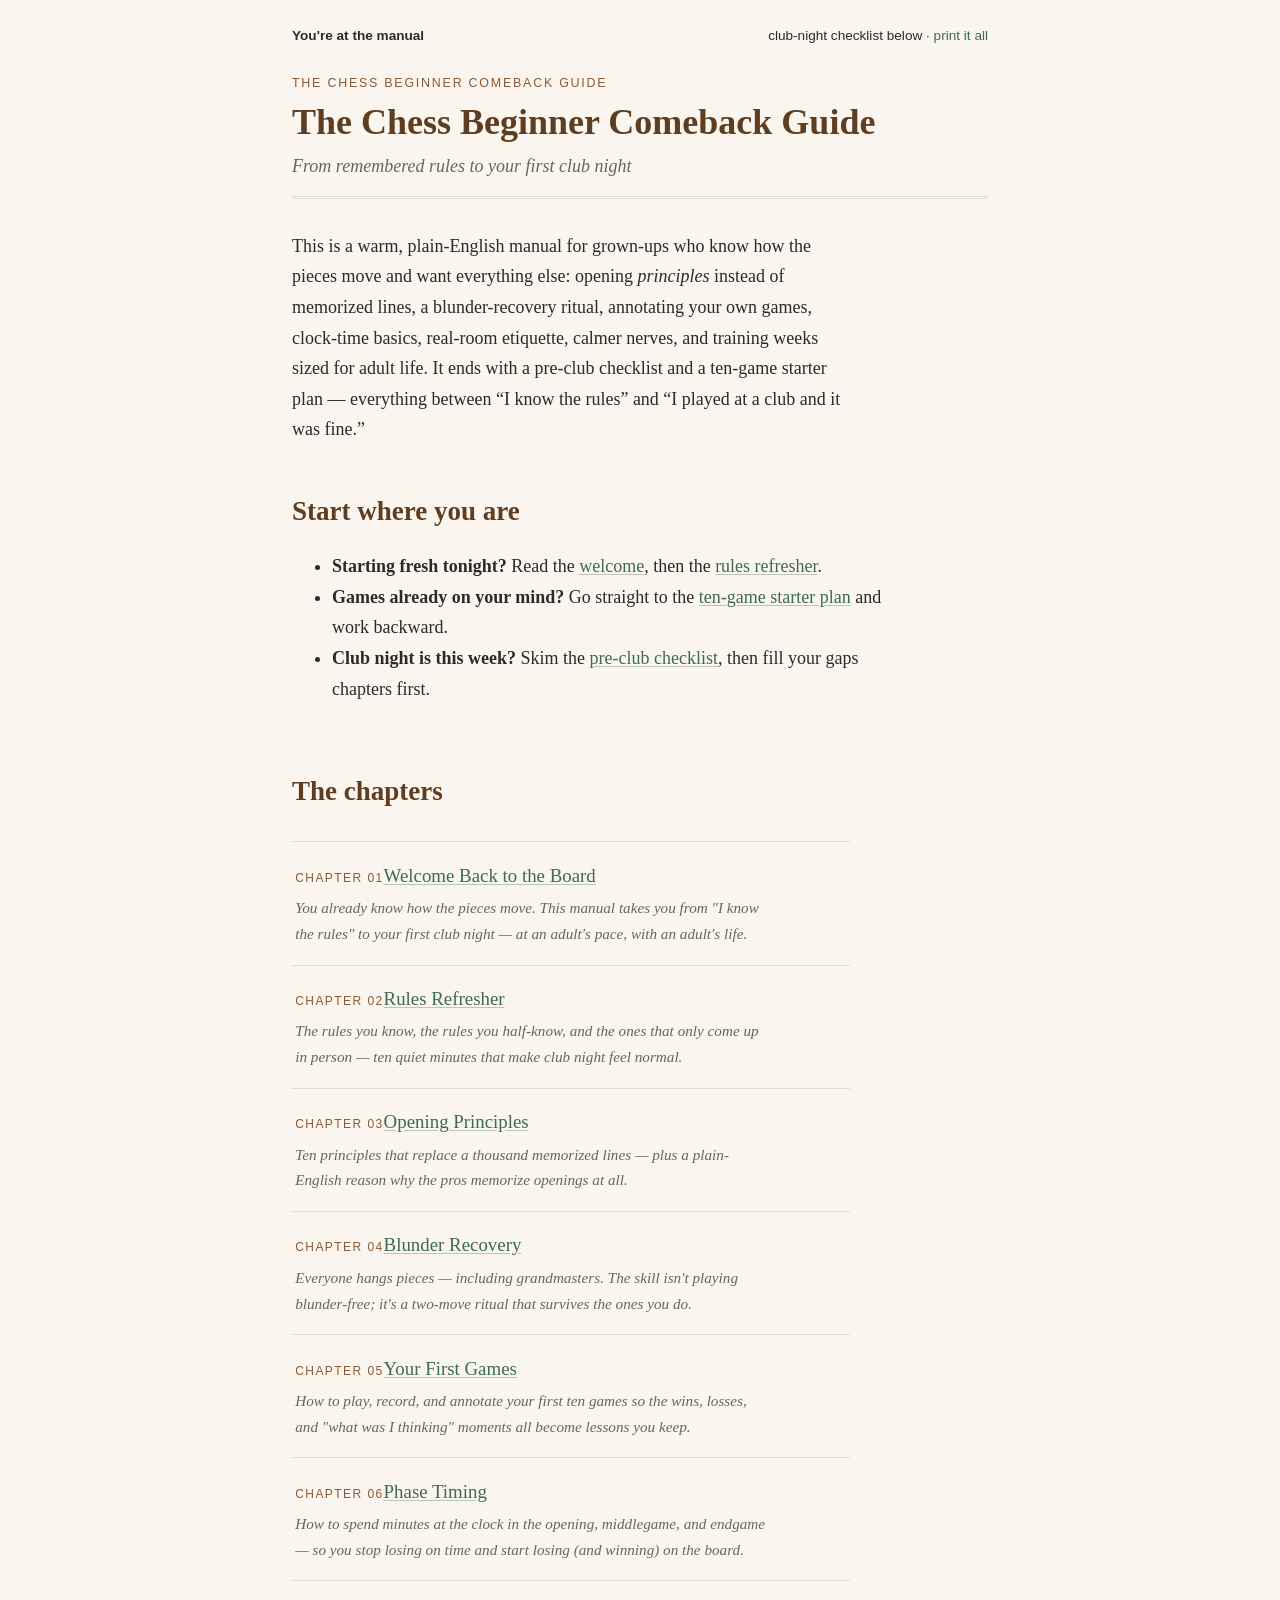
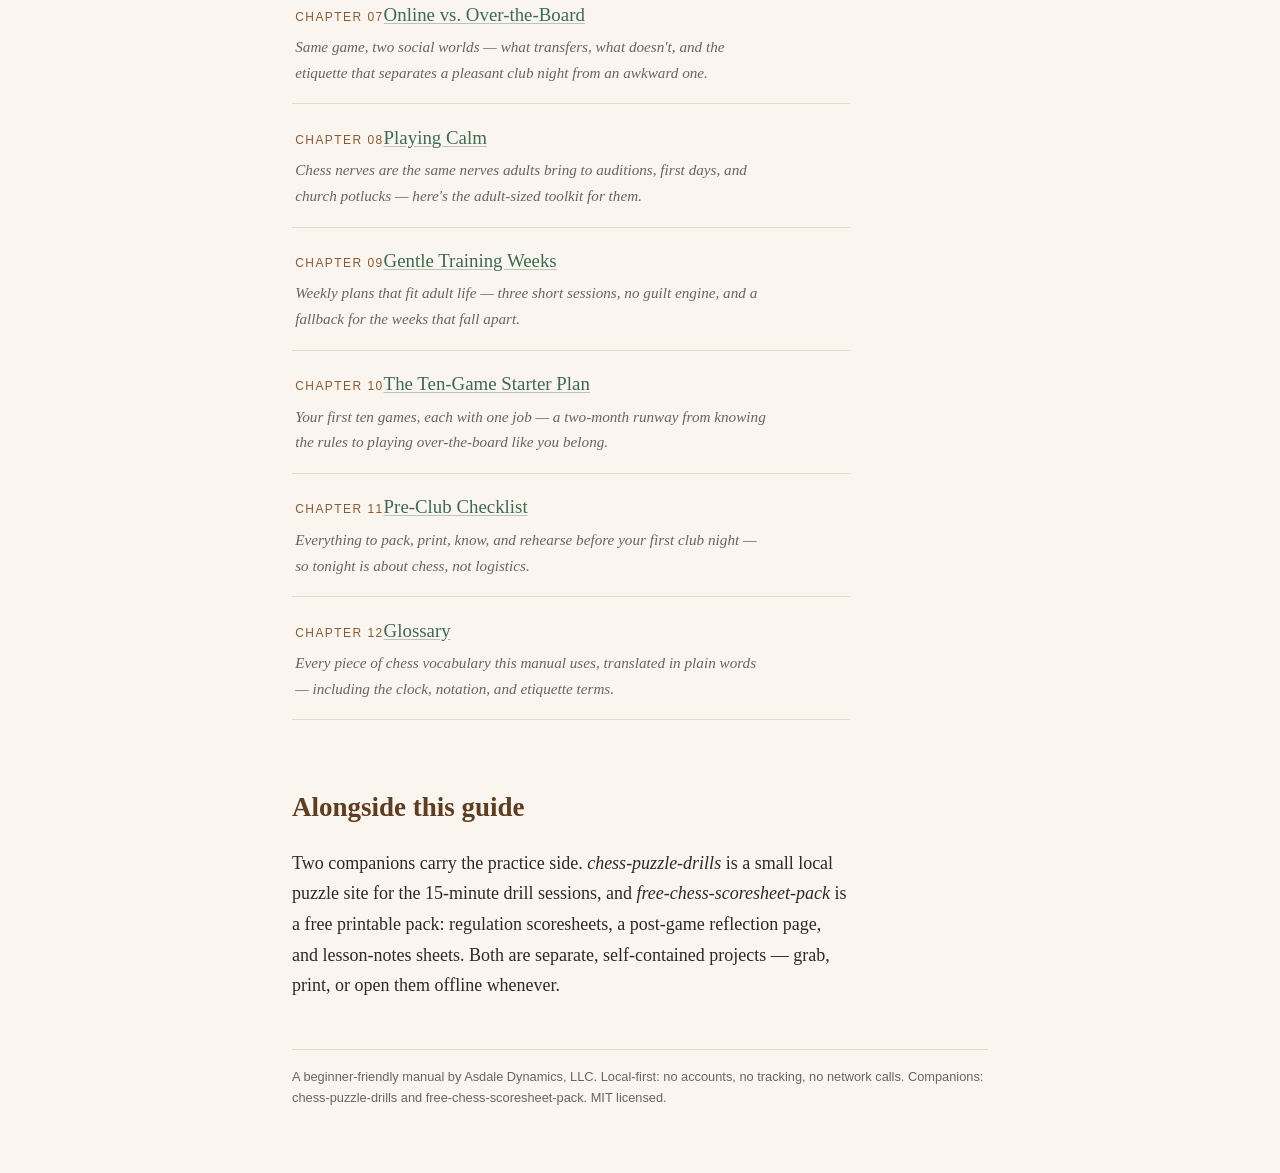
<file: site/index.html>
<!DOCTYPE html>
<html lang="en">
<head>
<meta charset="utf-8">
<meta name="viewport" content="width=device-width, initial-scale=1">
<meta name="description" content="From remembered rules to your first club night">
<title>The Chess Beginner Comeback Guide — The Chess Beginner Comeback Guide</title>
<link rel="stylesheet" href="assets/style.css">
</head>
<body>
<div class="wrap">
<nav class="topnav"><strong>You're at the manual</strong><span>club-night checklist below &middot; <a href="manual.html">print it all</a></span></nav>
<div class="masthead">
<p class="kicker">The Chess Beginner Comeback Guide</p>
<h1>The Chess Beginner Comeback Guide</h1>
<p class="summary">From remembered rules to your first club night</p>
</div>
<p>This is a warm, plain-English manual for grown-ups who know how the
pieces move and want everything else: opening <em>principles</em> instead of
memorized lines, a blunder-recovery ritual, annotating your own games,
clock-time basics, real-room etiquette, calmer nerves, and training weeks
sized for adult life. It ends with a pre-club checklist and a ten-game
starter plan — everything between &ldquo;I know the rules&rdquo; and
&ldquo;I played at a club and it was fine.&rdquo;</p>
<div class="paths">
<h2>Start where you are</h2>
<ul>
<li><strong>Starting fresh tonight?</strong> Read the <a href="01-welcome-back.html">welcome</a>, then the <a href="02-rules-refresher.html">rules refresher</a>.</li>
<li><strong>Games already on your mind?</strong> Go straight to the <a href="10-ten-game-plan.html">ten-game starter plan</a> and work backward.</li>
<li><strong>Club night is this week?</strong> Skim the <a href="11-pre-club-checklist.html">pre-club checklist</a>, then fill your gaps chapters first.</li>
</ul>
</div>
<h2>The chapters</h2>
<ol class="chapter-list">
<li><span class='cnum'>Chapter 01</span><a class="ctitle" href="01-welcome-back.html">Welcome Back to the Board</a><p class="csummary">You already know how the pieces move. This manual takes you from "I know the rules" to your first club night — at an adult's pace, with an adult's life.</p></li><li><span class='cnum'>Chapter 02</span><a class="ctitle" href="02-rules-refresher.html">Rules Refresher</a><p class="csummary">The rules you know, the rules you half-know, and the ones that only come up in person — ten quiet minutes that make club night feel normal.</p></li><li><span class='cnum'>Chapter 03</span><a class="ctitle" href="03-opening-principles.html">Opening Principles</a><p class="csummary">Ten principles that replace a thousand memorized lines — plus a plain-English reason why the pros memorize openings at all.</p></li><li><span class='cnum'>Chapter 04</span><a class="ctitle" href="04-blunder-recovery.html">Blunder Recovery</a><p class="csummary">Everyone hangs pieces — including grandmasters. The skill isn't playing blunder-free; it's a two-move ritual that survives the ones you do.</p></li><li><span class='cnum'>Chapter 05</span><a class="ctitle" href="05-your-first-games.html">Your First Games</a><p class="csummary">How to play, record, and annotate your first ten games so the wins, losses, and "what was I thinking" moments all become lessons you keep.</p></li><li><span class='cnum'>Chapter 06</span><a class="ctitle" href="06-phase-timing.html">Phase Timing</a><p class="csummary">How to spend minutes at the clock in the opening, middlegame, and endgame — so you stop losing on time and start losing (and winning) on the board.</p></li><li><span class='cnum'>Chapter 07</span><a class="ctitle" href="07-online-vs-otb.html">Online vs. Over-the-Board</a><p class="csummary">Same game, two social worlds — what transfers, what doesn't, and the etiquette that separates a pleasant club night from an awkward one.</p></li><li><span class='cnum'>Chapter 08</span><a class="ctitle" href="08-playing-calm.html">Playing Calm</a><p class="csummary">Chess nerves are the same nerves adults bring to auditions, first days, and church potlucks — here's the adult-sized toolkit for them.</p></li><li><span class='cnum'>Chapter 09</span><a class="ctitle" href="09-gentle-training.html">Gentle Training Weeks</a><p class="csummary">Weekly plans that fit adult life — three short sessions, no guilt engine, and a fallback for the weeks that fall apart.</p></li><li><span class='cnum'>Chapter 10</span><a class="ctitle" href="10-ten-game-plan.html">The Ten-Game Starter Plan</a><p class="csummary">Your first ten games, each with one job — a two-month runway from knowing the rules to playing over-the-board like you belong.</p></li><li><span class='cnum'>Chapter 11</span><a class="ctitle" href="11-pre-club-checklist.html">Pre-Club Checklist</a><p class="csummary">Everything to pack, print, know, and rehearse before your first club night — so tonight is about chess, not logistics.</p></li><li><span class='cnum'>Chapter 12</span><a class="ctitle" href="12-glossary.html">Glossary</a><p class="csummary">Every piece of chess vocabulary this manual uses, translated in plain words — including the clock, notation, and etiquette terms.</p></li>
</ol>
<h2>Alongside this guide</h2>
<p>Two companions carry the practice side. <em>chess-puzzle-drills</em> is a small
local puzzle site for the 15-minute drill sessions, and
<em>free-chess-scoresheet-pack</em> is a free printable pack: regulation scoresheets,
a post-game reflection page, and lesson-notes sheets. Both are separate,
self-contained projects — grab, print, or open them offline whenever.</p>

<footer class="sitefooter">A beginner-friendly manual by Asdale Dynamics, LLC. Local-first: no accounts, no tracking, no network calls. Companions: chess-puzzle-drills and free-chess-scoresheet-pack. MIT licensed.</footer>
</div>
</body>
</html>
</file>
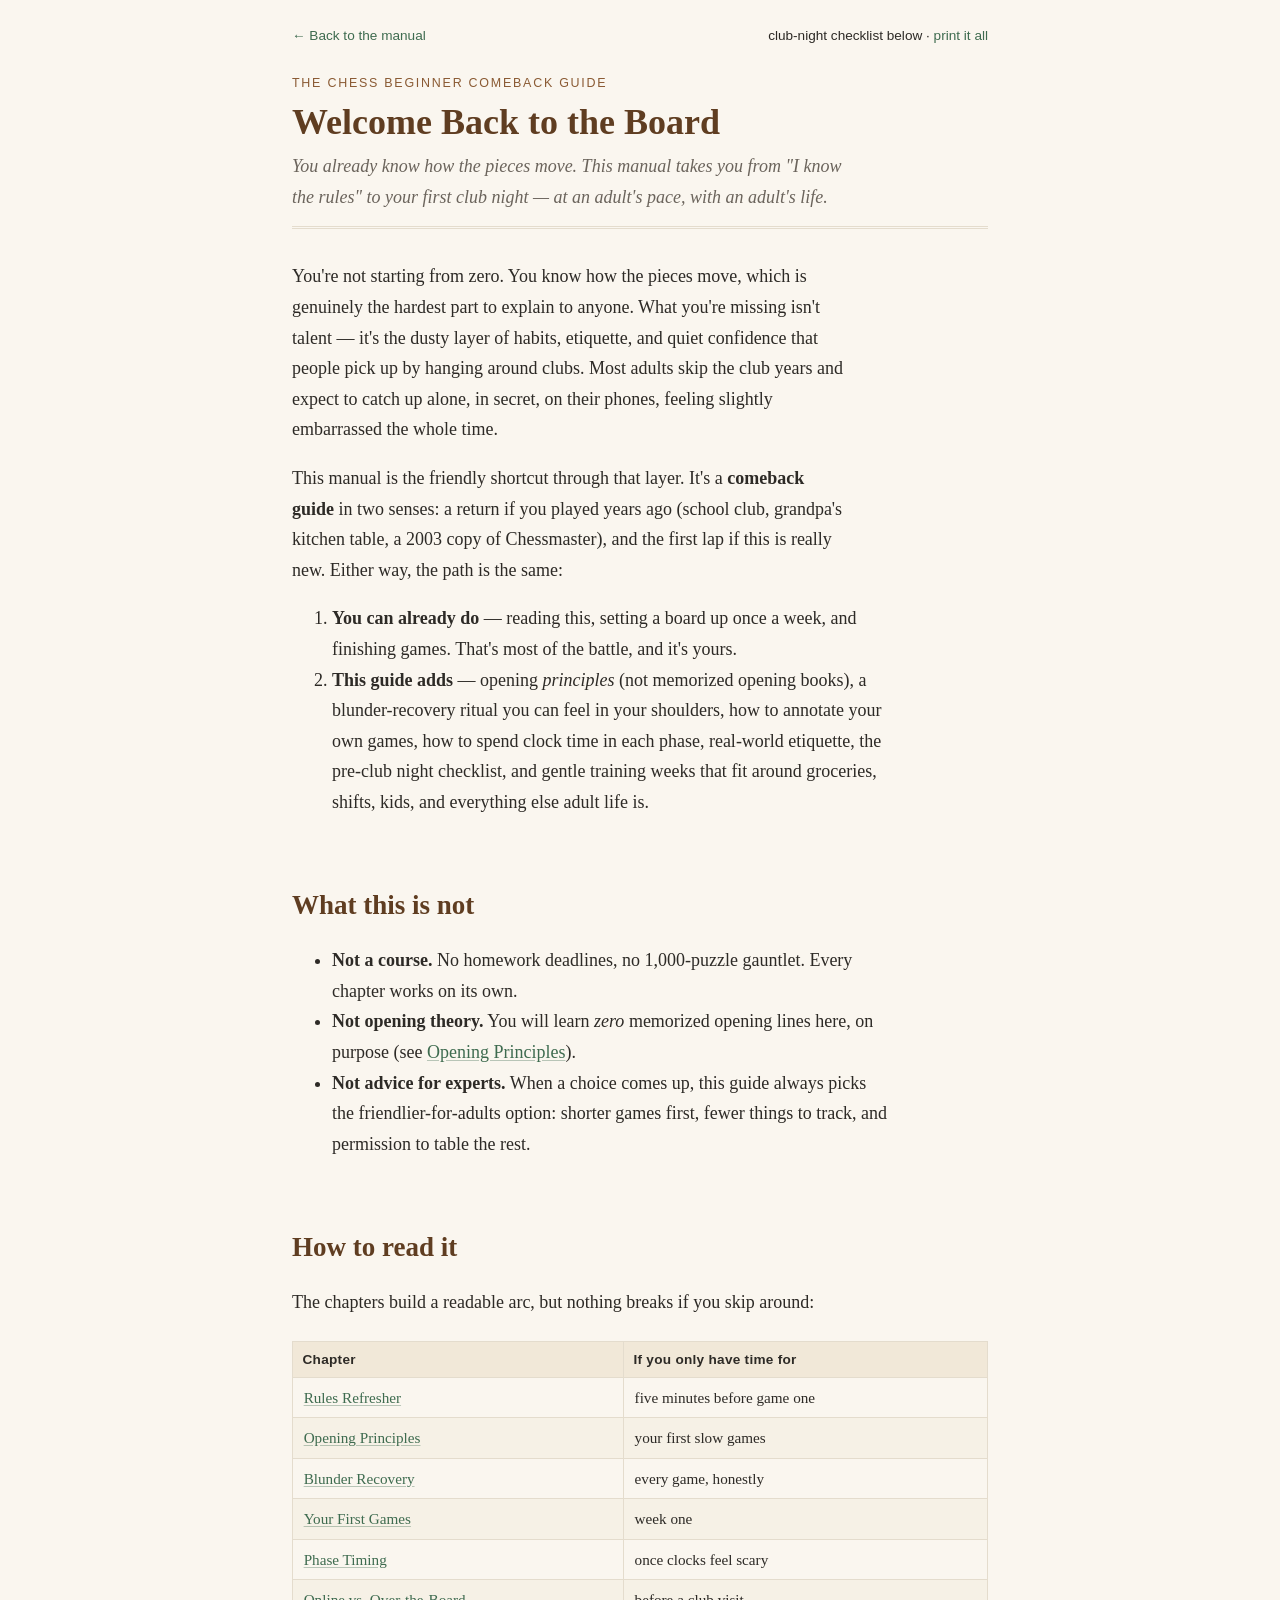
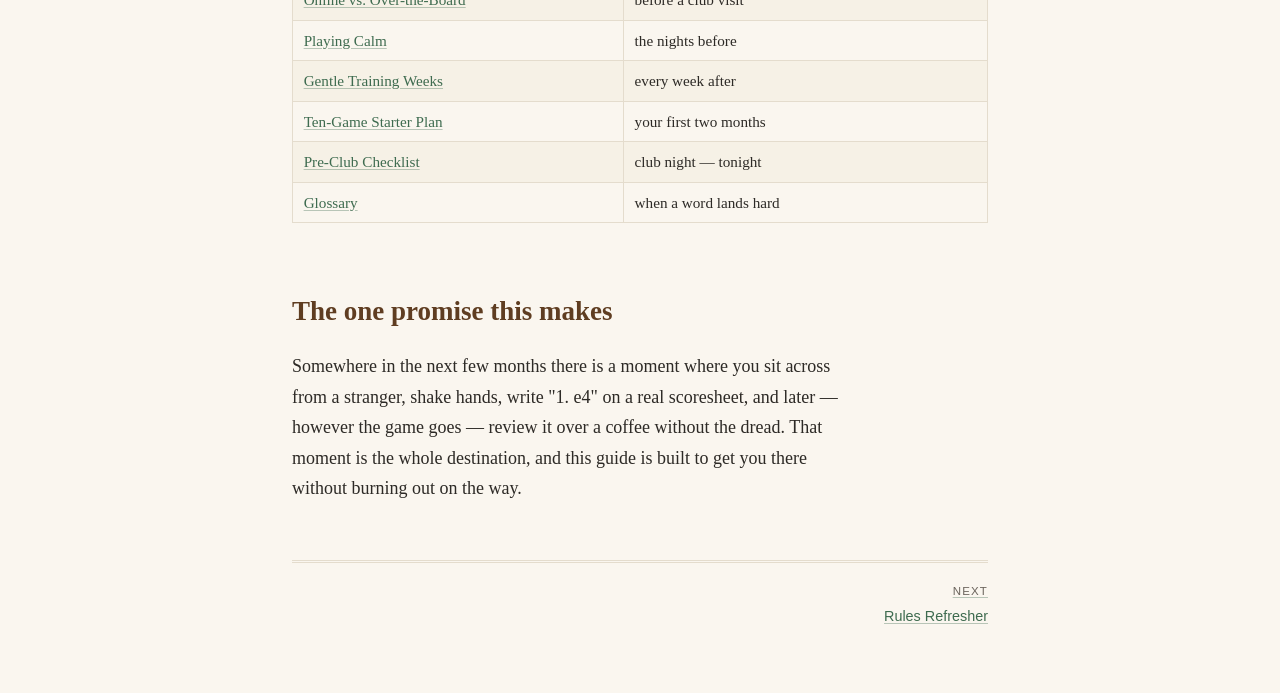
<file: site/01-welcome-back.html>
<!DOCTYPE html>
<html lang="en">
<head>
<meta charset="utf-8">
<meta name="viewport" content="width=device-width, initial-scale=1">
<meta name="description" content="You already know how the pieces move. This manual takes you from &quot;I know the rules&quot; to your first club night — at an adult's pace, with an adult's life.">
<title>Welcome Back to the Board — The Chess Beginner Comeback Guide</title>
<link rel="stylesheet" href="assets/style.css">
</head>
<body>
<div class="wrap">
<nav class="topnav"><a href="index.html">&larr; Back to the manual</a><span>club-night checklist below &middot; <a href="manual.html">print it all</a></span></nav>
<div class="masthead">
<p class="kicker">The Chess Beginner Comeback Guide</p>
<h1>Welcome Back to the Board</h1>
<p class="summary">You already know how the pieces move. This manual takes you from "I know the rules" to your first club night — at an adult's pace, with an adult's life.</p>
</div>
<p>You're not starting from zero. You know how the pieces move, which is genuinely
the hardest part to explain to anyone. What you're missing isn't talent — it's
the dusty layer of habits, etiquette, and quiet confidence that people pick up
by hanging around clubs. Most adults skip the club years and expect to catch up
alone, in secret, on their phones, feeling slightly embarrassed the whole time.</p>
<p>This manual is the friendly shortcut through that layer. It's a <strong>comeback
guide</strong> in two senses: a return if you played years ago (school club, grandpa's
kitchen table, a 2003 copy of Chessmaster), and the first lap if this is really
new. Either way, the path is the same:</p>
<ol>
<li><strong>You can already do</strong> — reading this, setting a board up once a week, and
   finishing games. That's most of the battle, and it's yours.</li>
<li><strong>This guide adds</strong> — opening <em>principles</em> (not memorized opening books),
   a blunder-recovery ritual you can feel in your shoulders, how to annotate
   your own games, how to spend clock time in each phase, real-world etiquette,
   the pre-club night checklist, and gentle training weeks that fit around
   groceries, shifts, kids, and everything else adult life is.</li>
</ol>
<h2>What this is not</h2>
<ul>
<li><strong>Not a course.</strong> No homework deadlines, no 1,000-puzzle gauntlet. Every
  chapter works on its own.</li>
<li><strong>Not opening theory.</strong> You will learn <em>zero</em> memorized opening lines here,
  on purpose (see <a href="03-opening-principles.html">Opening Principles</a>).</li>
<li><strong>Not advice for experts.</strong> When a choice comes up, this guide always picks
  the friendlier-for-adults option: shorter games first, fewer things to track,
  and permission to table the rest.</li>
</ul>
<h2>How to read it</h2>
<p>The chapters build a readable arc, but nothing breaks if you skip around:</p>
<table>
<thead>
<tr>
<th>Chapter</th>
<th>If you only have time for</th>
</tr>
</thead>
<tbody>
<tr>
<td><a href="02-rules-refresher.html">Rules Refresher</a></td>
<td>five minutes before game one</td>
</tr>
<tr>
<td><a href="03-opening-principles.html">Opening Principles</a></td>
<td>your first slow games</td>
</tr>
<tr>
<td><a href="04-blunder-recovery.html">Blunder Recovery</a></td>
<td>every game, honestly</td>
</tr>
<tr>
<td><a href="05-your-first-games.html">Your First Games</a></td>
<td>week one</td>
</tr>
<tr>
<td><a href="06-phase-timing.html">Phase Timing</a></td>
<td>once clocks feel scary</td>
</tr>
<tr>
<td><a href="07-online-vs-otb.html">Online vs. Over-the-Board</a></td>
<td>before a club visit</td>
</tr>
<tr>
<td><a href="08-playing-calm.html">Playing Calm</a></td>
<td>the nights before</td>
</tr>
<tr>
<td><a href="09-gentle-training.html">Gentle Training Weeks</a></td>
<td>every week after</td>
</tr>
<tr>
<td><a href="10-ten-game-plan.html">Ten-Game Starter Plan</a></td>
<td>your first two months</td>
</tr>
<tr>
<td><a href="11-pre-club-checklist.html">Pre-Club Checklist</a></td>
<td>club night — tonight</td>
</tr>
<tr>
<td><a href="12-glossary.html">Glossary</a></td>
<td>when a word lands hard</td>
</tr>
</tbody>
</table>
<h2>The one promise this makes</h2>
<p>Somewhere in the next few months there is a moment where you sit across from a
stranger, shake hands, write "1. e4" on a real scoresheet, and later — however
the game goes — review it over a coffee without the dread. That moment is the
whole destination, and this guide is built to get you there without burning
out on the way.</p>
<nav class="pagenav"><span></span><a class="next" href="02-rules-refresher.html"><span class="label">Next</span>Rules Refresher</a></nav>
</div>
</body>
</html>
</file>
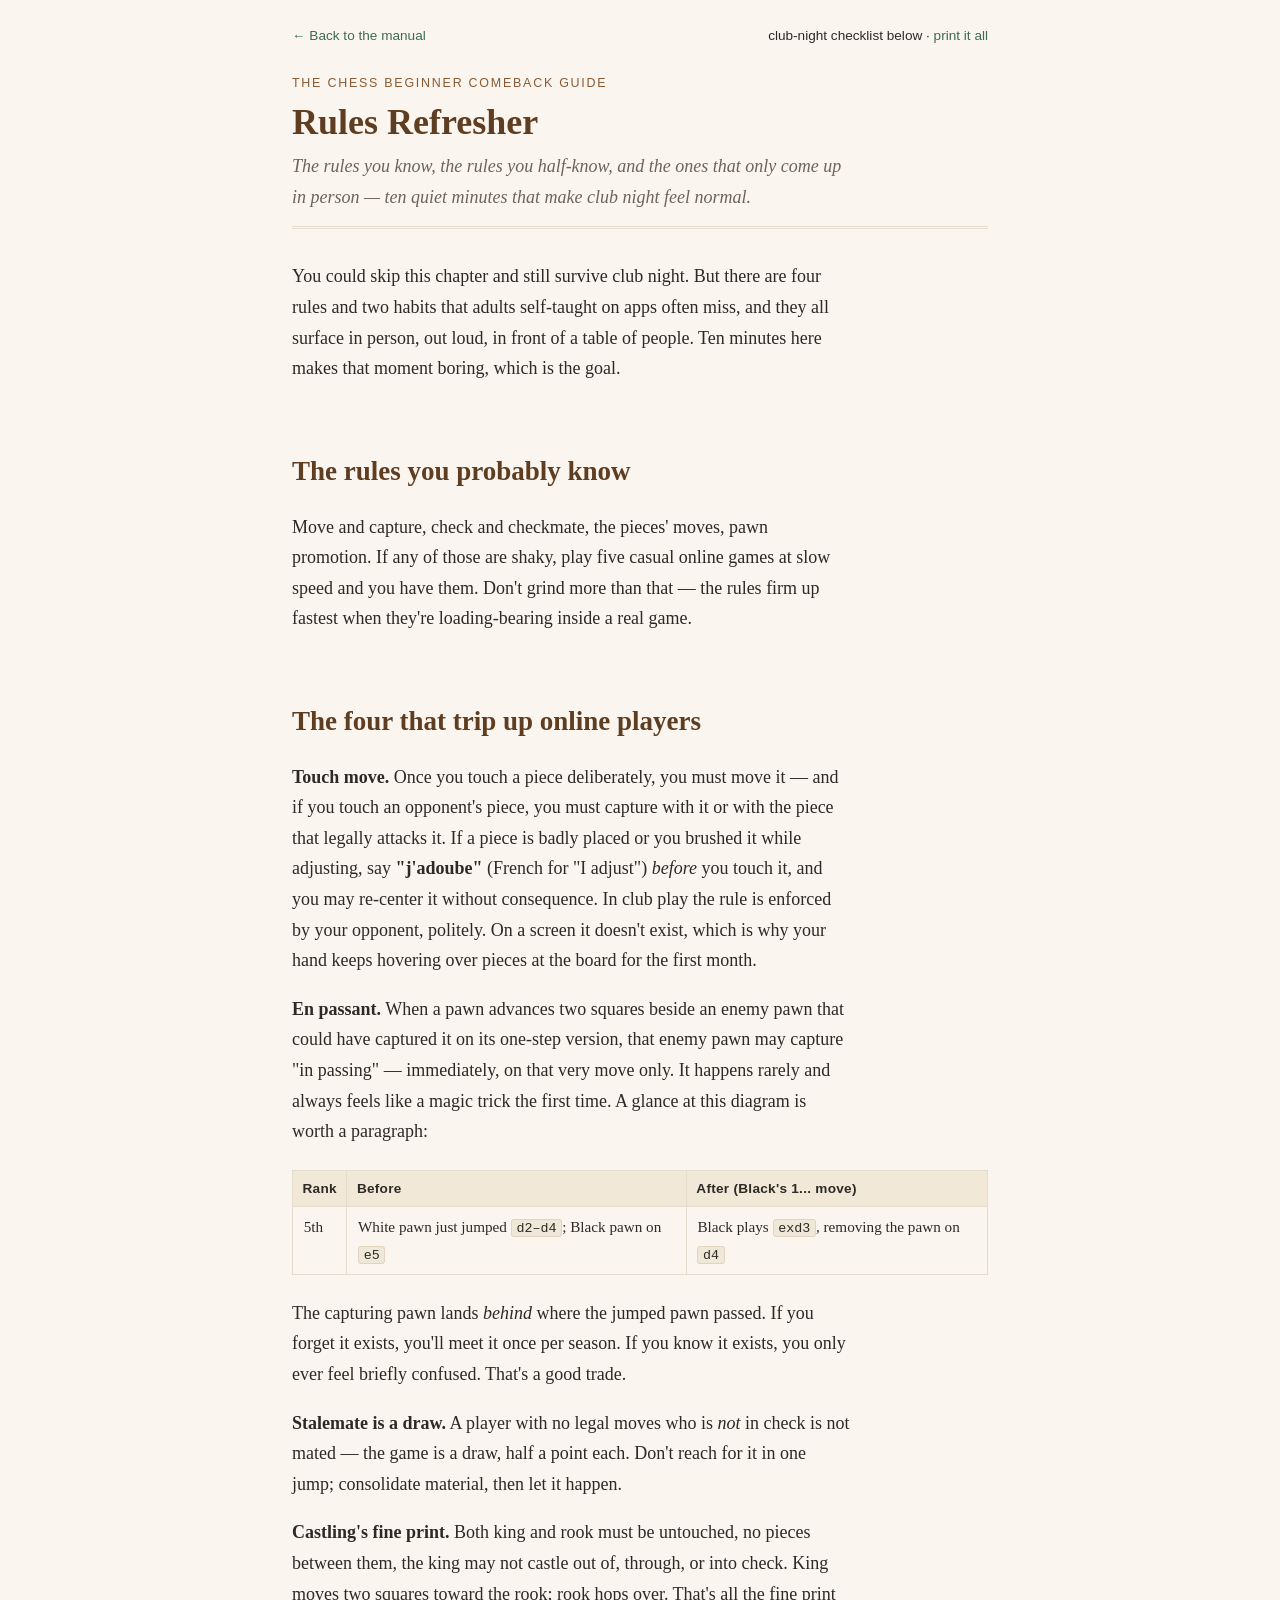
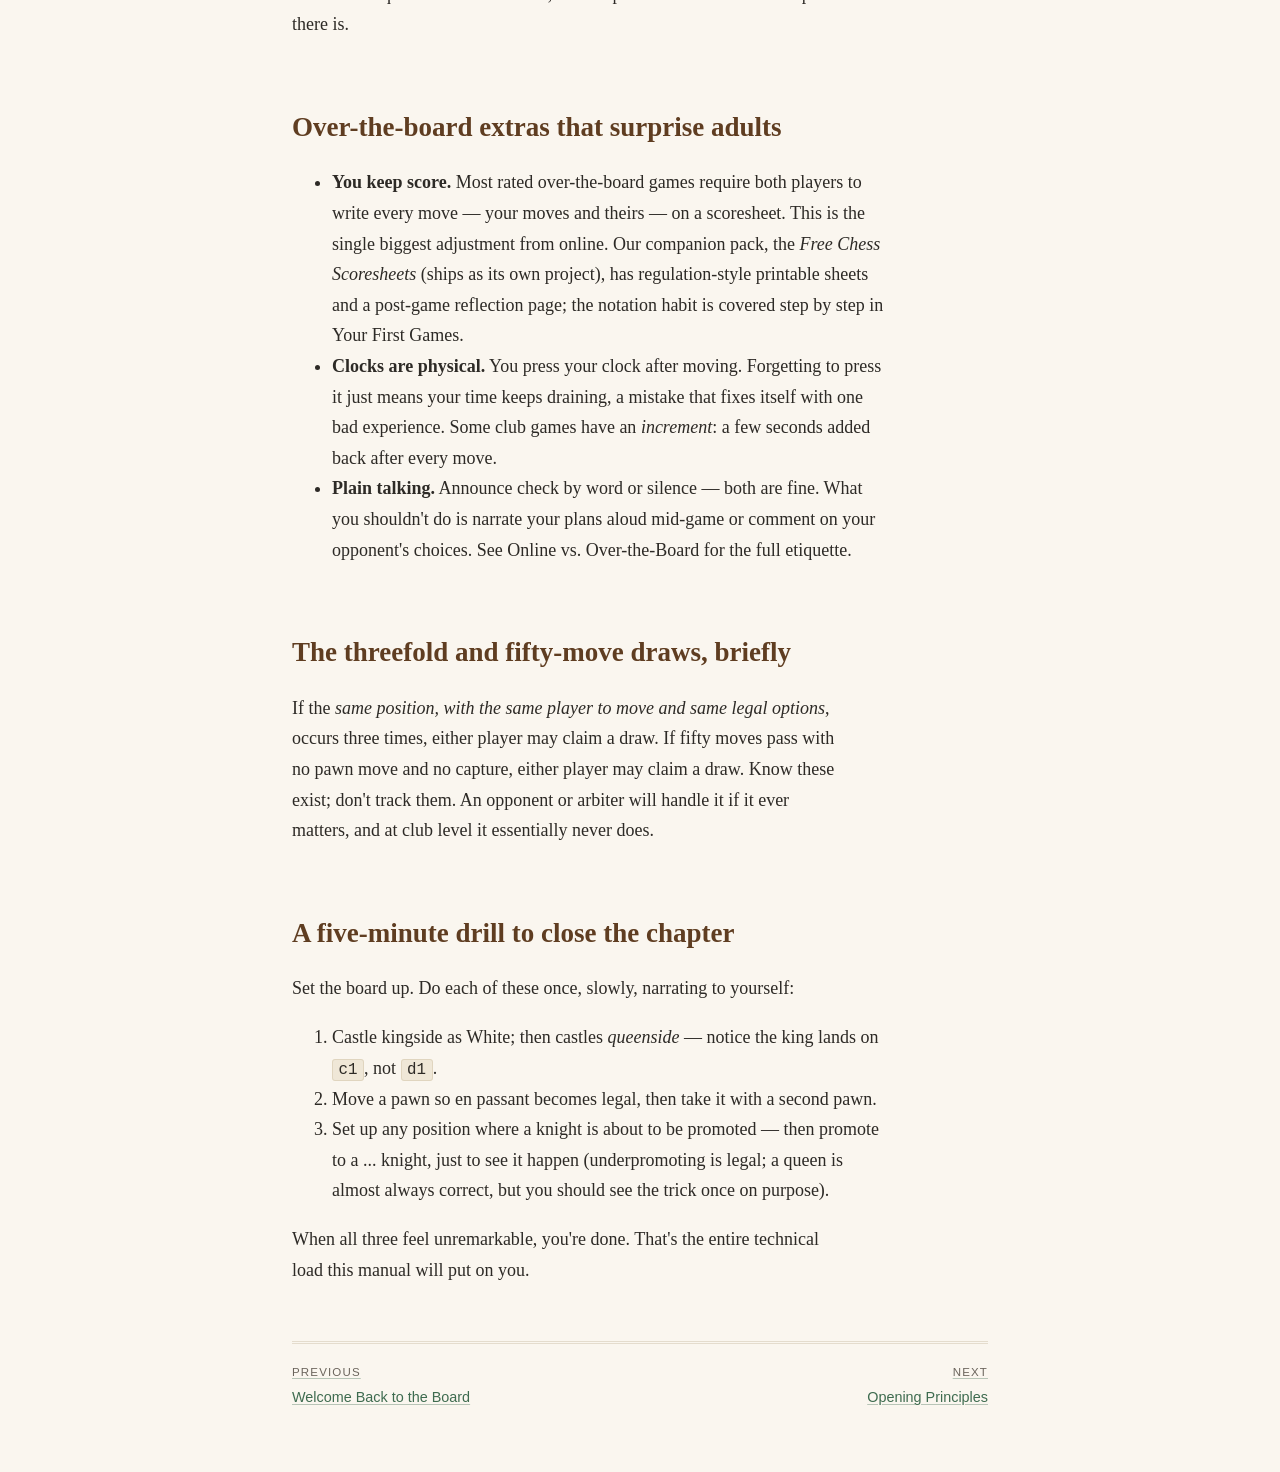
<file: site/02-rules-refresher.html>
<!DOCTYPE html>
<html lang="en">
<head>
<meta charset="utf-8">
<meta name="viewport" content="width=device-width, initial-scale=1">
<meta name="description" content="The rules you know, the rules you half-know, and the ones that only come up in person — ten quiet minutes that make club night feel normal.">
<title>Rules Refresher — The Chess Beginner Comeback Guide</title>
<link rel="stylesheet" href="assets/style.css">
</head>
<body>
<div class="wrap">
<nav class="topnav"><a href="index.html">&larr; Back to the manual</a><span>club-night checklist below &middot; <a href="manual.html">print it all</a></span></nav>
<div class="masthead">
<p class="kicker">The Chess Beginner Comeback Guide</p>
<h1>Rules Refresher</h1>
<p class="summary">The rules you know, the rules you half-know, and the ones that only come up in person — ten quiet minutes that make club night feel normal.</p>
</div>
<p>You could skip this chapter and still survive club night. But there are four
rules and two habits that adults self-taught on apps often miss, and they all
surface in person, out loud, in front of a table of people. Ten minutes here
makes that moment boring, which is the goal.</p>
<h2>The rules you probably know</h2>
<p>Move and capture, check and checkmate, the pieces' moves, pawn promotion.
If any of those are shaky, play five casual online games at slow speed and you
have them. Don't grind more than that — the rules firm up fastest when they're
loading-bearing inside a real game.</p>
<h2>The four that trip up online players</h2>
<p><strong>Touch move.</strong> Once you touch a piece deliberately, you must move it — and if
you touch an opponent's piece, you must capture with it or with the piece that
legally attacks it. If a piece is badly placed or you brushed it while
adjusting, say <strong>"j'adoube"</strong> (French for "I adjust") <em>before</em> you touch it,
and you may re-center it without consequence. In club play the rule is
enforced by your opponent, politely. On a screen it doesn't exist, which is
why your hand keeps hovering over pieces at the board for the first month.</p>
<p><strong>En passant.</strong> When a pawn advances two squares beside an enemy pawn that
could have captured it on its one-step version, that enemy pawn may capture
"in passing" — immediately, on that very move only. It happens rarely and
always feels like a magic trick the first time. A glance at this diagram is
worth a paragraph:</p>
<table>
<thead>
<tr>
<th>Rank</th>
<th>Before</th>
<th>After (Black's 1... move)</th>
</tr>
</thead>
<tbody>
<tr>
<td>5th</td>
<td>White pawn just jumped <code>d2–d4</code>; Black pawn on <code>e5</code></td>
<td>Black plays <code>exd3</code>, removing the pawn on <code>d4</code></td>
</tr>
</tbody>
</table>
<p>The capturing pawn lands <em>behind</em> where the jumped pawn passed. If you forget
it exists, you'll meet it once per season. If you know it exists, you only ever
feel briefly confused. That's a good trade.</p>
<p><strong>Stalemate is a draw.</strong> A player with no legal moves who is <em>not</em> in check is
not mated — the game is a draw, half a point each. Don't reach for it in one
jump; consolidate material, then let it happen.</p>
<p><strong>Castling's fine print.</strong> Both king and rook must be untouched, no pieces
between them, the king may not castle out of, through, or into check. King
moves two squares toward the rook; rook hops over. That's all the fine print
there is.</p>
<h2>Over-the-board extras that surprise adults</h2>
<ul>
<li><strong>You keep score.</strong> Most rated over-the-board games require both players to
  write every move — your moves and theirs — on a scoresheet. This is the
  single biggest adjustment from online. Our companion pack, the
  <em>Free Chess Scoresheets</em> (ships as its own project), has regulation-style
  printable sheets and a post-game reflection page; the notation habit is
  covered step by step in Your First Games.</li>
<li><strong>Clocks are physical.</strong> You press your clock after moving. Forgetting to
  press it just means your time keeps draining, a mistake that fixes itself
  with one bad experience. Some club games have an <em>increment</em>: a few seconds
  added back after every move.</li>
<li><strong>Plain talking.</strong> Announce check by word or silence — both are fine. What
  you shouldn't do is narrate your plans aloud mid-game or comment on your
  opponent's choices. See Online vs. Over-the-Board for the full etiquette.</li>
</ul>
<h2>The threefold and fifty-move draws, briefly</h2>
<p>If the <em>same position, with the same player to move and same legal options</em>,
occurs three times, either player may claim a draw. If fifty moves pass with
no pawn move and no capture, either player may claim a draw. Know these exist;
don't track them. An opponent or arbiter will handle it if it ever matters,
and at club level it essentially never does.</p>
<h2>A five-minute drill to close the chapter</h2>
<p>Set the board up. Do each of these once, slowly, narrating to yourself:</p>
<ol>
<li>Castle kingside as White; then castles <em>queenside</em> — notice the king lands
   on <code>c1</code>, not <code>d1</code>.</li>
<li>Move a pawn so en passant becomes legal, then take it with a second pawn.</li>
<li>Set up any position where a knight is about to be promoted — then promote
   to a ... knight, just to see it happen (underpromoting is legal; a queen is
   almost always correct, but you should see the trick once on purpose).</li>
</ol>
<p>When all three feel unremarkable, you're done. That's the entire technical
load this manual will put on you.</p>
<nav class="pagenav"><a class="prev" href="01-welcome-back.html"><span class="label">Previous</span>Welcome Back to the Board</a><a class="next" href="03-opening-principles.html"><span class="label">Next</span>Opening Principles</a></nav>
</div>
</body>
</html>
</file>
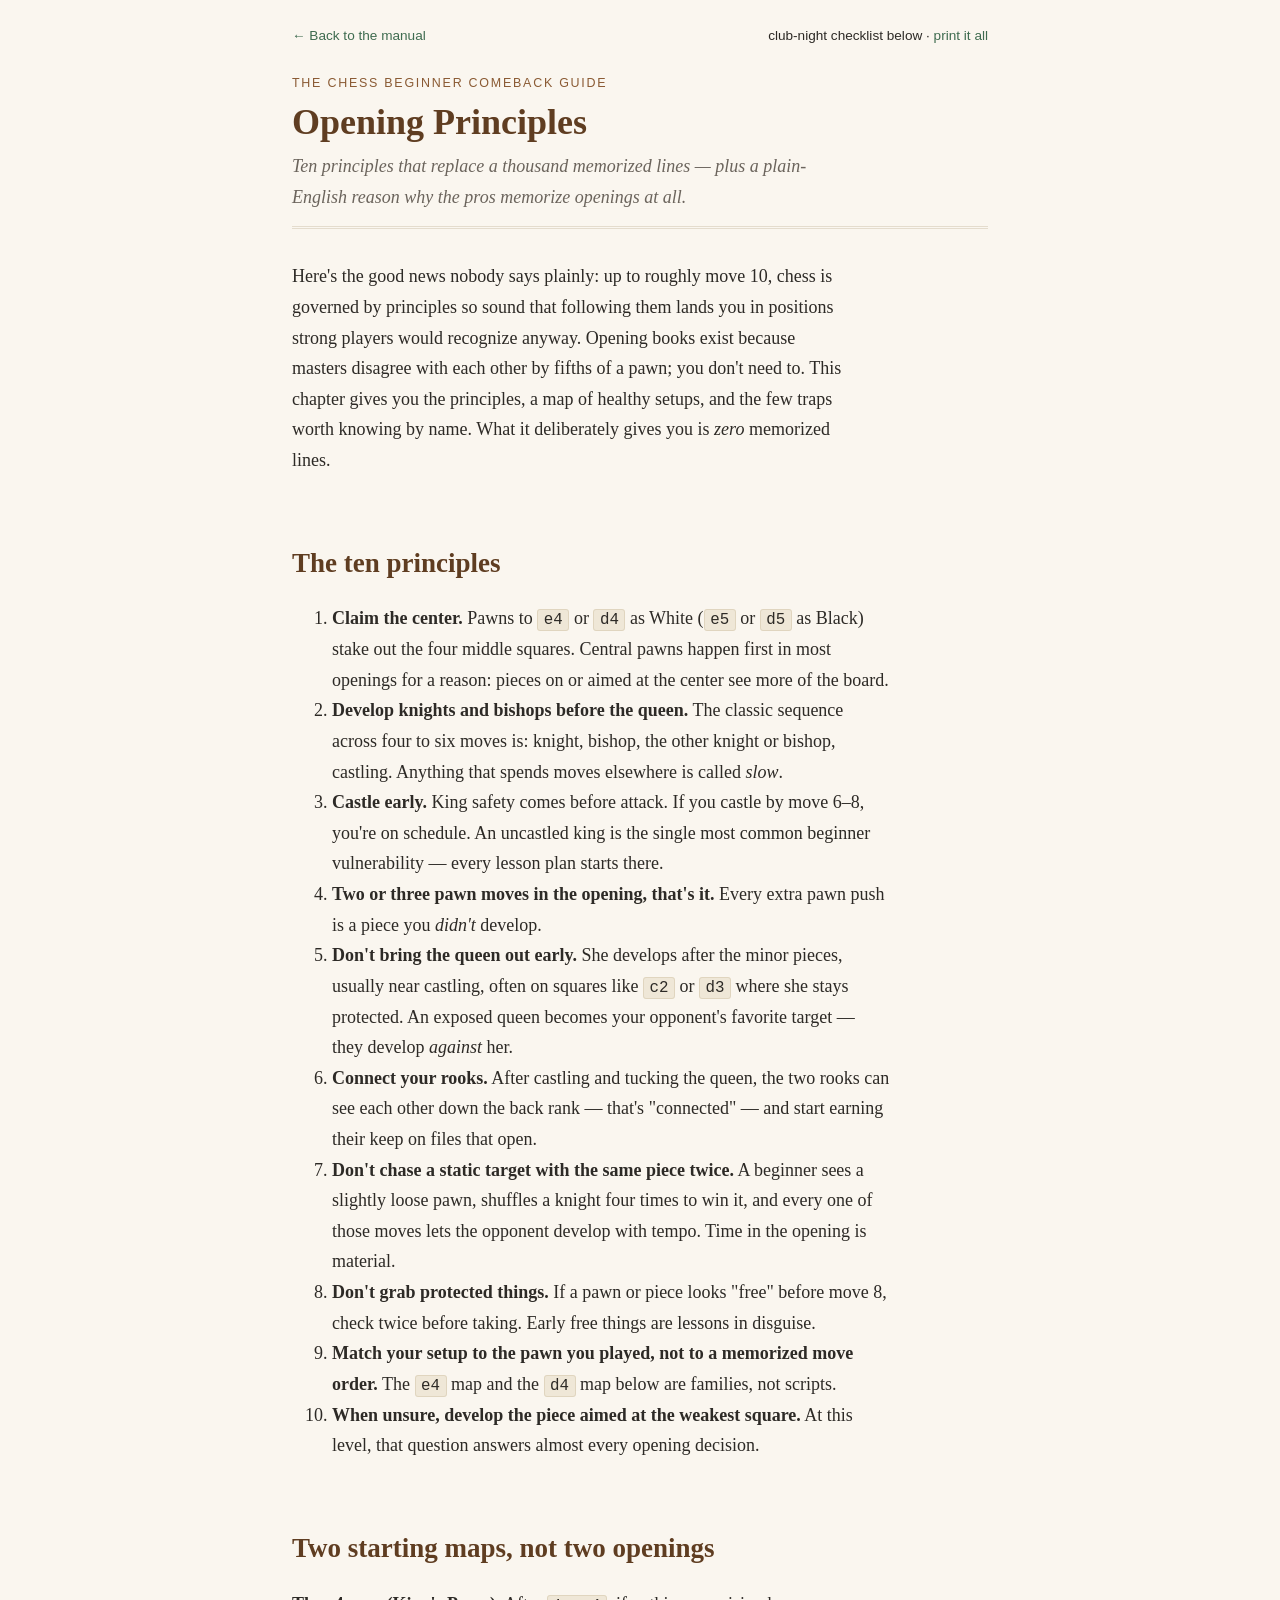
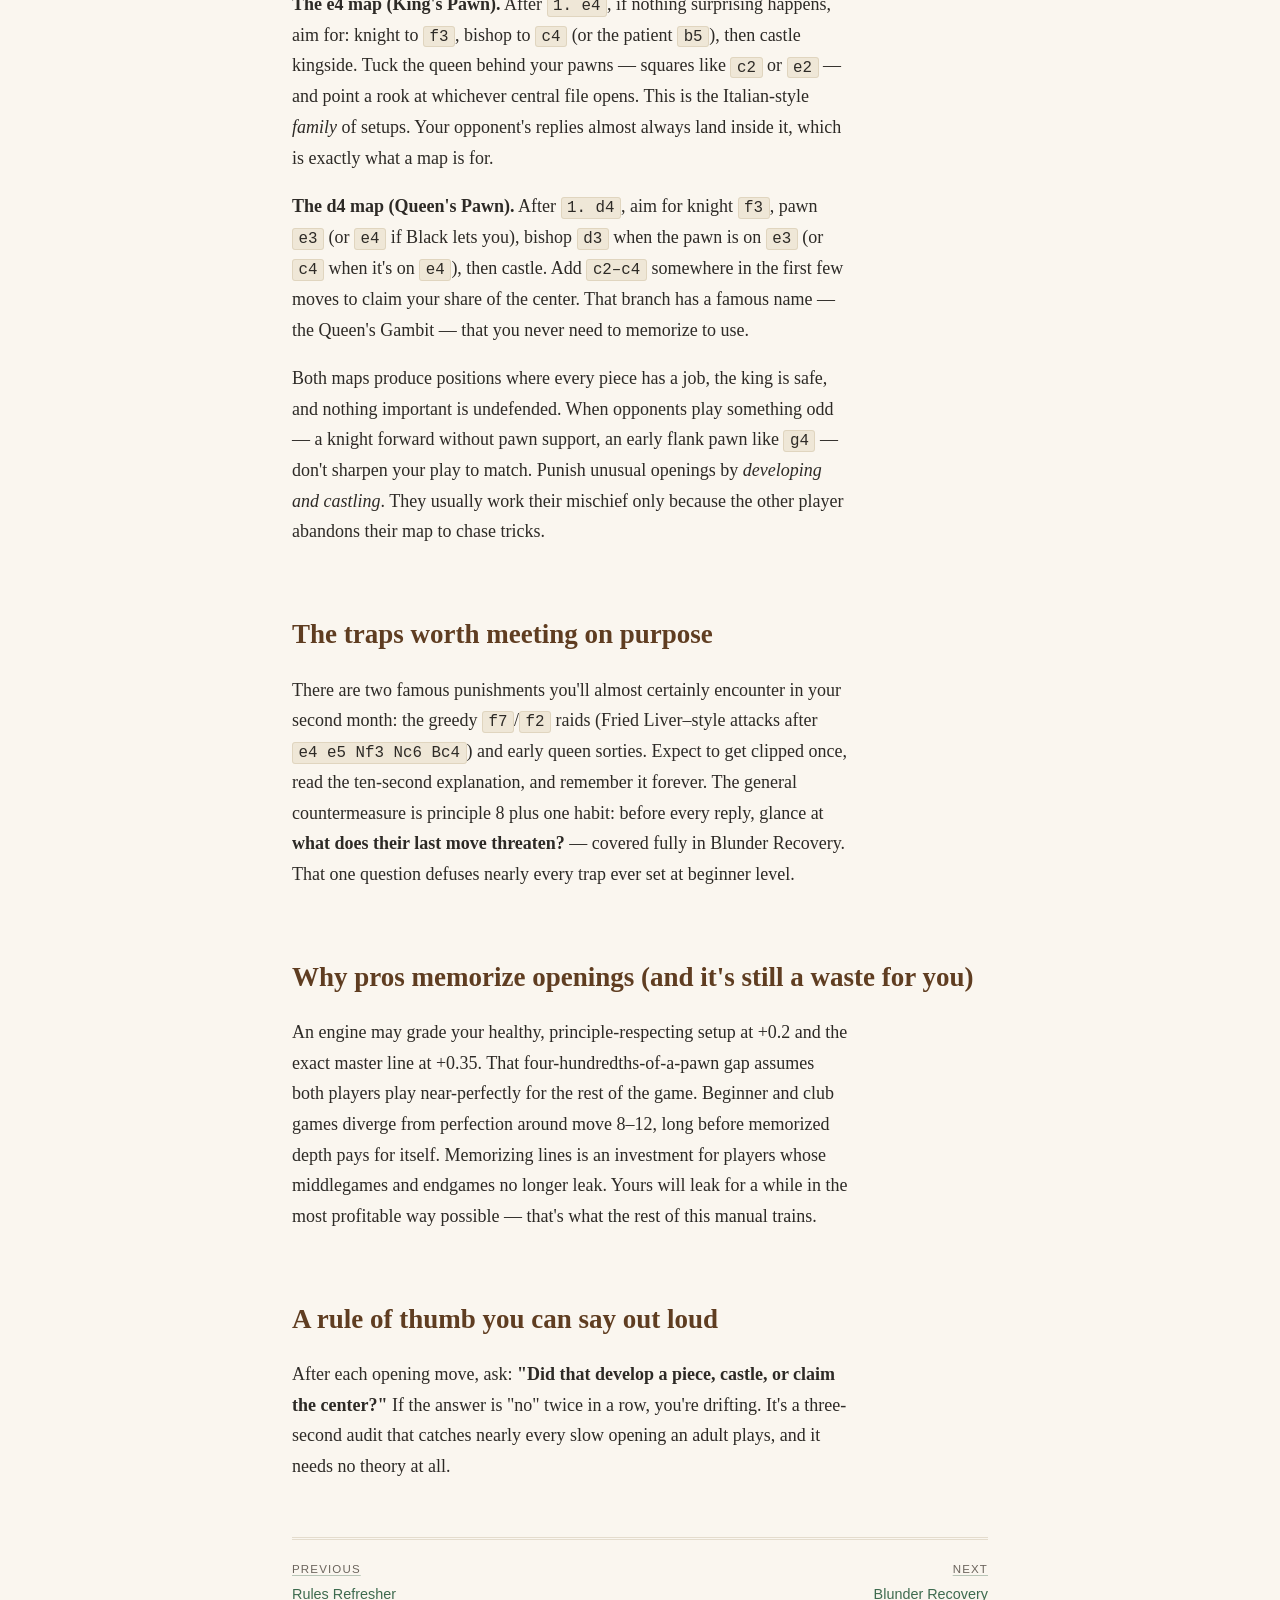
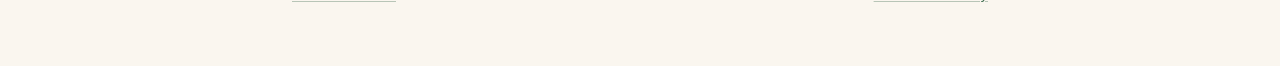
<file: site/03-opening-principles.html>
<!DOCTYPE html>
<html lang="en">
<head>
<meta charset="utf-8">
<meta name="viewport" content="width=device-width, initial-scale=1">
<meta name="description" content="Ten principles that replace a thousand memorized lines — plus a plain-English reason why the pros memorize openings at all.">
<title>Opening Principles — The Chess Beginner Comeback Guide</title>
<link rel="stylesheet" href="assets/style.css">
</head>
<body>
<div class="wrap">
<nav class="topnav"><a href="index.html">&larr; Back to the manual</a><span>club-night checklist below &middot; <a href="manual.html">print it all</a></span></nav>
<div class="masthead">
<p class="kicker">The Chess Beginner Comeback Guide</p>
<h1>Opening Principles</h1>
<p class="summary">Ten principles that replace a thousand memorized lines — plus a plain-English reason why the pros memorize openings at all.</p>
</div>
<p>Here's the good news nobody says plainly: up to roughly move 10, chess is
governed by principles so sound that following them lands you in positions
strong players would recognize anyway. Opening books exist because masters
disagree with each other by fifths of a pawn; you don't need to. This chapter
gives you the principles, a map of healthy setups, and the few traps worth
knowing by name. What it deliberately gives you is <em>zero</em> memorized lines.</p>
<h2>The ten principles</h2>
<ol>
<li><strong>Claim the center.</strong> Pawns to <code>e4</code> or <code>d4</code> as White (<code>e5</code> or <code>d5</code> as
   Black) stake out the four middle squares. Central pawns happen first in
   most openings for a reason: pieces on or aimed at the center see more of
   the board.</li>
<li><strong>Develop knights and bishops before the queen.</strong> The classic sequence
   across four to six moves is: knight, bishop, the other knight or bishop,
   castling. Anything that spends moves elsewhere is called <em>slow</em>.</li>
<li><strong>Castle early.</strong> King safety comes before attack. If you castle by move
   6–8, you're on schedule. An uncastled king is the single most common
   beginner vulnerability — every lesson plan starts there.</li>
<li><strong>Two or three pawn moves in the opening, that's it.</strong> Every extra pawn
   push is a piece you <em>didn't</em> develop.</li>
<li><strong>Don't bring the queen out early.</strong> She develops after the minor pieces,
   usually near castling, often on squares like <code>c2</code> or <code>d3</code> where she stays
   protected. An exposed queen becomes your opponent's favorite target —
   they develop <em>against</em> her.</li>
<li><strong>Connect your rooks.</strong> After castling and tucking the queen, the two
   rooks can see each other down the back rank — that's "connected" — and
   start earning their keep on files that open.</li>
<li><strong>Don't chase a static target with the same piece twice.</strong> A beginner
   sees a slightly loose pawn, shuffles a knight four times to win it, and
   every one of those moves lets the opponent develop with tempo. Time in
   the opening is material.</li>
<li><strong>Don't grab protected things.</strong> If a pawn or piece looks "free" before
   move 8, check twice before taking. Early free things are lessons in
   disguise.</li>
<li><strong>Match your setup to the pawn you played, not to a memorized move
   order.</strong> The <code>e4</code> map and the <code>d4</code> map below are families, not scripts.</li>
<li><strong>When unsure, develop the piece aimed at the weakest square.</strong> At this
    level, that question answers almost every opening decision.</li>
</ol>
<h2>Two starting maps, not two openings</h2>
<p><strong>The e4 map (King's Pawn).</strong> After <code>1. e4</code>, if nothing surprising happens,
aim for: knight to <code>f3</code>, bishop to <code>c4</code> (or the patient <code>b5</code>), then castle
kingside. Tuck the queen behind your pawns — squares like <code>c2</code> or <code>e2</code> — and
point a rook at whichever central file opens. This is the Italian-style
<em>family</em> of setups. Your opponent's replies almost always land inside it,
which is exactly what a map is for.</p>
<p><strong>The d4 map (Queen's Pawn).</strong> After <code>1. d4</code>, aim for knight <code>f3</code>, pawn <code>e3</code>
(or <code>e4</code> if Black lets you), bishop <code>d3</code> when the pawn is on <code>e3</code> (or <code>c4</code>
when it's on <code>e4</code>), then castle. Add <code>c2–c4</code> somewhere in the first few
moves to claim your share of the center. That branch has a famous name —
the Queen's Gambit — that you never need to memorize to use.</p>
<p>Both maps produce positions where every piece has a job, the king is safe,
and nothing important is undefended. When opponents play something odd — a
knight forward without pawn support, an early flank pawn like <code>g4</code> — don't
sharpen your play to match. Punish unusual openings by <em>developing and
castling</em>. They usually work their mischief only because the other player
abandons their map to chase tricks.</p>
<h2>The traps worth meeting on purpose</h2>
<p>There are two famous punishments you'll almost certainly encounter in your
second month: the greedy <code>f7</code>/<code>f2</code> raids (Fried Liver–style attacks after
<code>e4 e5 Nf3 Nc6 Bc4</code>) and early queen sorties. Expect to get clipped once,
read the ten-second explanation, and remember it forever. The general
countermeasure is principle 8 plus one habit: before every reply, glance at
<strong>what does their last move threaten?</strong> — covered fully in Blunder Recovery.
That one question defuses nearly every trap ever set at beginner level.</p>
<h2>Why pros memorize openings (and it's still a waste for you)</h2>
<p>An engine may grade your healthy, principle-respecting setup at +0.2 and the
exact master line at +0.35. That four-hundredths-of-a-pawn gap assumes both
players play near-perfectly for the rest of the game. Beginner and club
games diverge from perfection around move 8–12, long before memorized depth
pays for itself. Memorizing lines is an investment for players whose
middlegames and endgames no longer leak. Yours will leak for a while in the
most profitable way possible — that's what the rest of this manual trains.</p>
<h2>A rule of thumb you can say out loud</h2>
<p>After each opening move, ask: <strong>"Did that develop a piece, castle, or claim
the center?"</strong> If the answer is "no" twice in a row, you're drifting. It's a
three-second audit that catches nearly every slow opening an adult plays,
and it needs no theory at all.</p>
<nav class="pagenav"><a class="prev" href="02-rules-refresher.html"><span class="label">Previous</span>Rules Refresher</a><a class="next" href="04-blunder-recovery.html"><span class="label">Next</span>Blunder Recovery</a></nav>
</div>
</body>
</html>
</file>
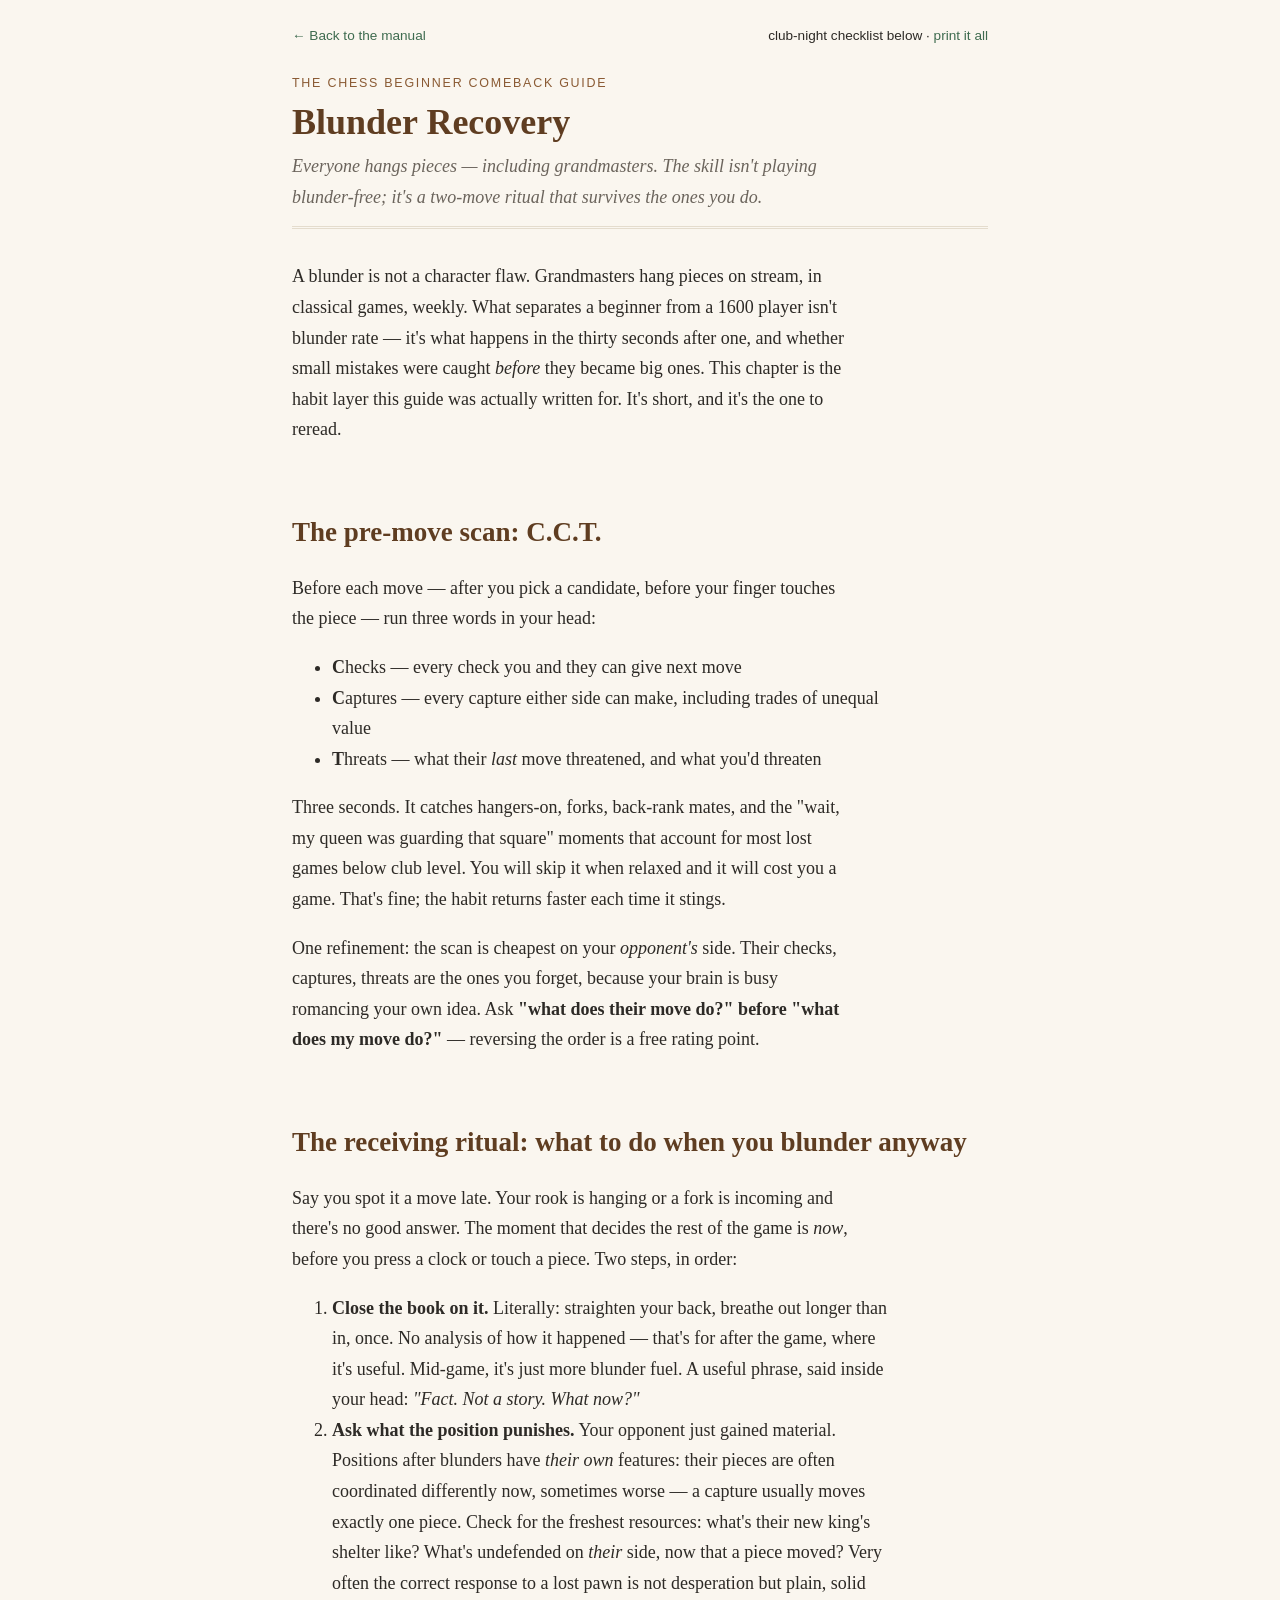
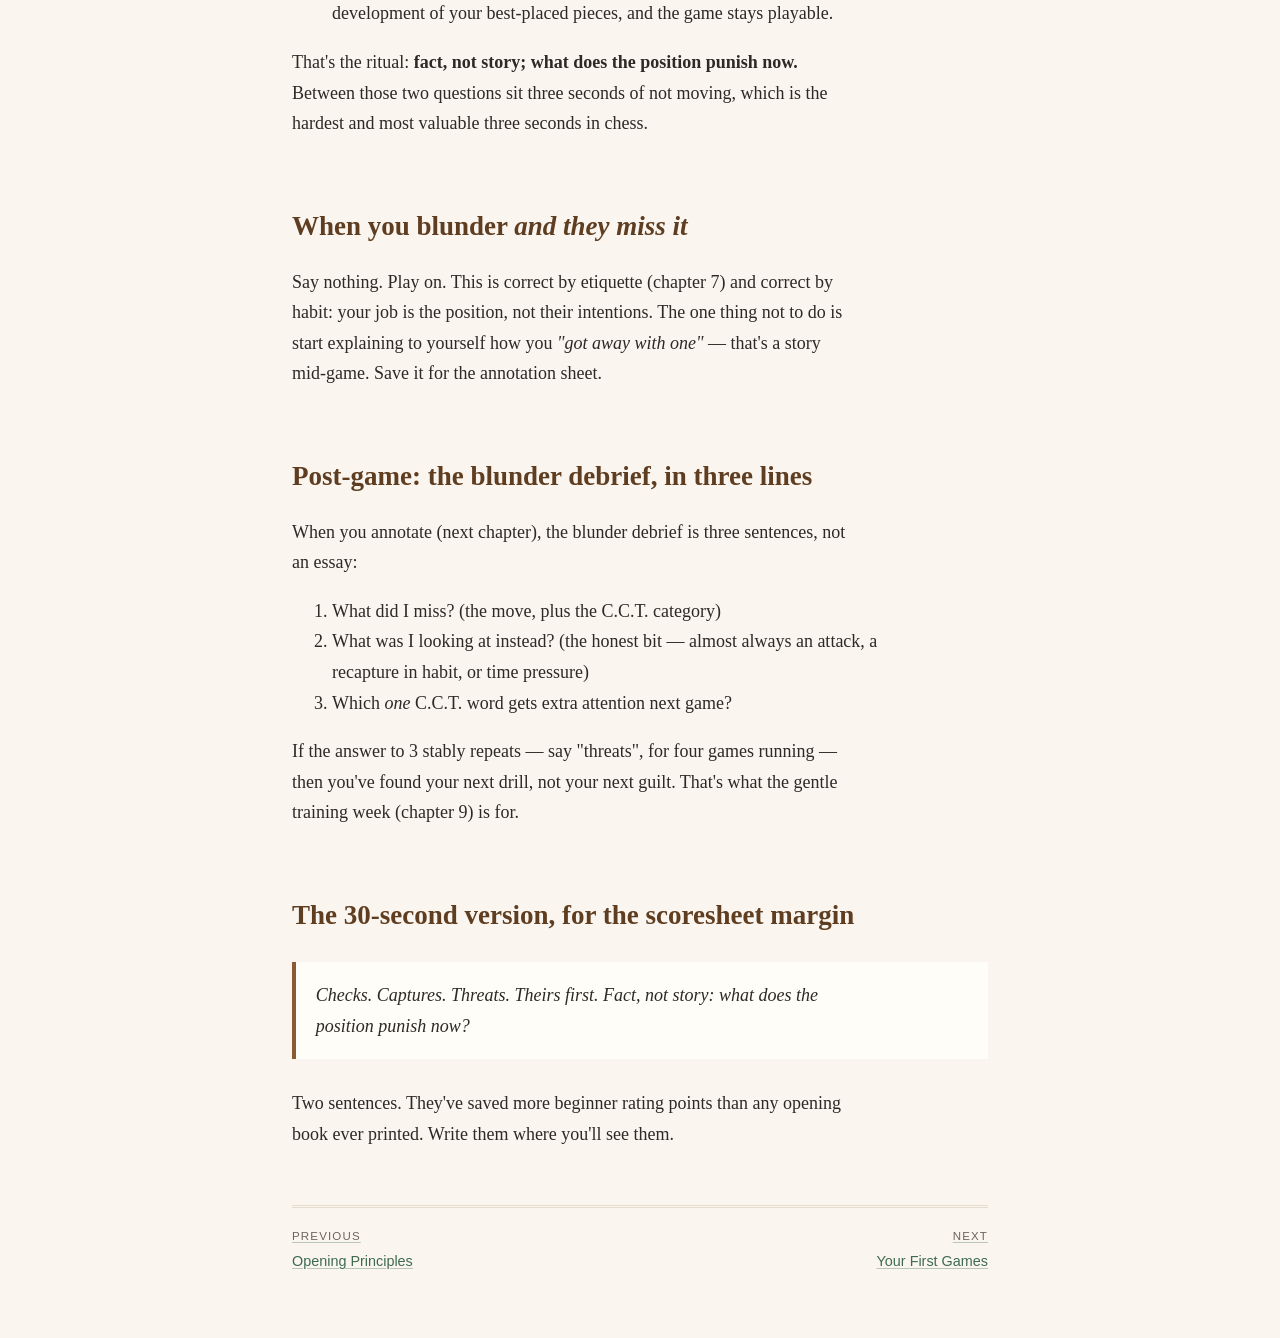
<file: site/04-blunder-recovery.html>
<!DOCTYPE html>
<html lang="en">
<head>
<meta charset="utf-8">
<meta name="viewport" content="width=device-width, initial-scale=1">
<meta name="description" content="Everyone hangs pieces — including grandmasters. The skill isn't playing blunder-free; it's a two-move ritual that survives the ones you do.">
<title>Blunder Recovery — The Chess Beginner Comeback Guide</title>
<link rel="stylesheet" href="assets/style.css">
</head>
<body>
<div class="wrap">
<nav class="topnav"><a href="index.html">&larr; Back to the manual</a><span>club-night checklist below &middot; <a href="manual.html">print it all</a></span></nav>
<div class="masthead">
<p class="kicker">The Chess Beginner Comeback Guide</p>
<h1>Blunder Recovery</h1>
<p class="summary">Everyone hangs pieces — including grandmasters. The skill isn't playing blunder-free; it's a two-move ritual that survives the ones you do.</p>
</div>
<p>A blunder is not a character flaw. Grandmasters hang pieces on stream, in
classical games, weekly. What separates a beginner from a 1600 player isn't
blunder rate — it's what happens in the thirty seconds after one, and whether
small mistakes were caught <em>before</em> they became big ones. This chapter is the
habit layer this guide was actually written for. It's short, and it's the one
to reread.</p>
<h2>The pre-move scan: C.C.T.</h2>
<p>Before each move — after you pick a candidate, before your finger touches the
piece — run three words in your head:</p>
<ul>
<li><strong>C</strong>hecks — every check you and they can give next move</li>
<li><strong>C</strong>aptures — every capture either side can make, including trades of
  unequal value</li>
<li><strong>T</strong>hreats — what their <em>last</em> move threatened, and what you'd threaten</li>
</ul>
<p>Three seconds. It catches hangers-on, forks, back-rank mates, and the "wait,
my queen was guarding that square" moments that account for most lost games
below club level. You will skip it when relaxed and it will cost you a game.
That's fine; the habit returns faster each time it stings.</p>
<p>One refinement: the scan is cheapest on your <em>opponent's</em> side. Their checks,
captures, threats are the ones you forget, because your brain is busy
romancing your own idea. Ask <strong>"what does their move do?" before "what does
my move do?"</strong> — reversing the order is a free rating point.</p>
<h2>The receiving ritual: what to do when you blunder anyway</h2>
<p>Say you spot it a move late. Your rook is hanging or a fork is incoming and
there's no good answer. The moment that decides the rest of the game is
<em>now</em>, before you press a clock or touch a piece. Two steps, in order:</p>
<ol>
<li><strong>Close the book on it.</strong> Literally: straighten your back, breathe out
   longer than in, once. No analysis of how it happened — that's for after
   the game, where it's useful. Mid-game, it's just more blunder fuel. A
   useful phrase, said inside your head: <em>"Fact. Not a story. What now?"</em></li>
<li><strong>Ask what the position punishes.</strong> Your opponent just gained material.
   Positions after blunders have <em>their own</em> features: their pieces are
   often coordinated differently now, sometimes worse — a capture usually
   moves exactly one piece. Check for the freshest resources: what's their
   new king's shelter like? What's undefended on <em>their</em> side, now that a
   piece moved? Very often the correct response to a lost pawn is not
   desperation but plain, solid development of your best-placed pieces, and
   the game stays playable.</li>
</ol>
<p>That's the ritual: <strong>fact, not story; what does the position punish now.</strong>
Between those two questions sit three seconds of not moving, which is the
hardest and most valuable three seconds in chess.</p>
<h2>When you blunder <em>and they miss it</em></h2>
<p>Say nothing. Play on. This is correct by etiquette (chapter 7) and correct by
habit: your job is the position, not their intentions. The one thing not to
do is start explaining to yourself how you <em>"got away with one"</em> — that's a
story mid-game. Save it for the annotation sheet.</p>
<h2>Post-game: the blunder debrief, in three lines</h2>
<p>When you annotate (next chapter), the blunder debrief is three sentences,
not an essay:</p>
<ol>
<li>What did I miss? (the move, plus the C.C.T. category)</li>
<li>What was I looking at instead? (the honest bit — almost always an attack,
   a recapture in habit, or time pressure)</li>
<li>Which <em>one</em> C.C.T. word gets extra attention next game?</li>
</ol>
<p>If the answer to 3 stably repeats — say "threats", for four games running —
then you've found your next drill, not your next guilt. That's what the
gentle training week (chapter 9) is for.</p>
<h2>The 30-second version, for the scoresheet margin</h2>
<blockquote>
<p>Checks. Captures. Threats. Theirs first.
Fact, not story: what does the position punish now?</p>
</blockquote>
<p>Two sentences. They've saved more beginner rating points than any opening
book ever printed. Write them where you'll see them.</p>
<nav class="pagenav"><a class="prev" href="03-opening-principles.html"><span class="label">Previous</span>Opening Principles</a><a class="next" href="05-your-first-games.html"><span class="label">Next</span>Your First Games</a></nav>
</div>
</body>
</html>
</file>
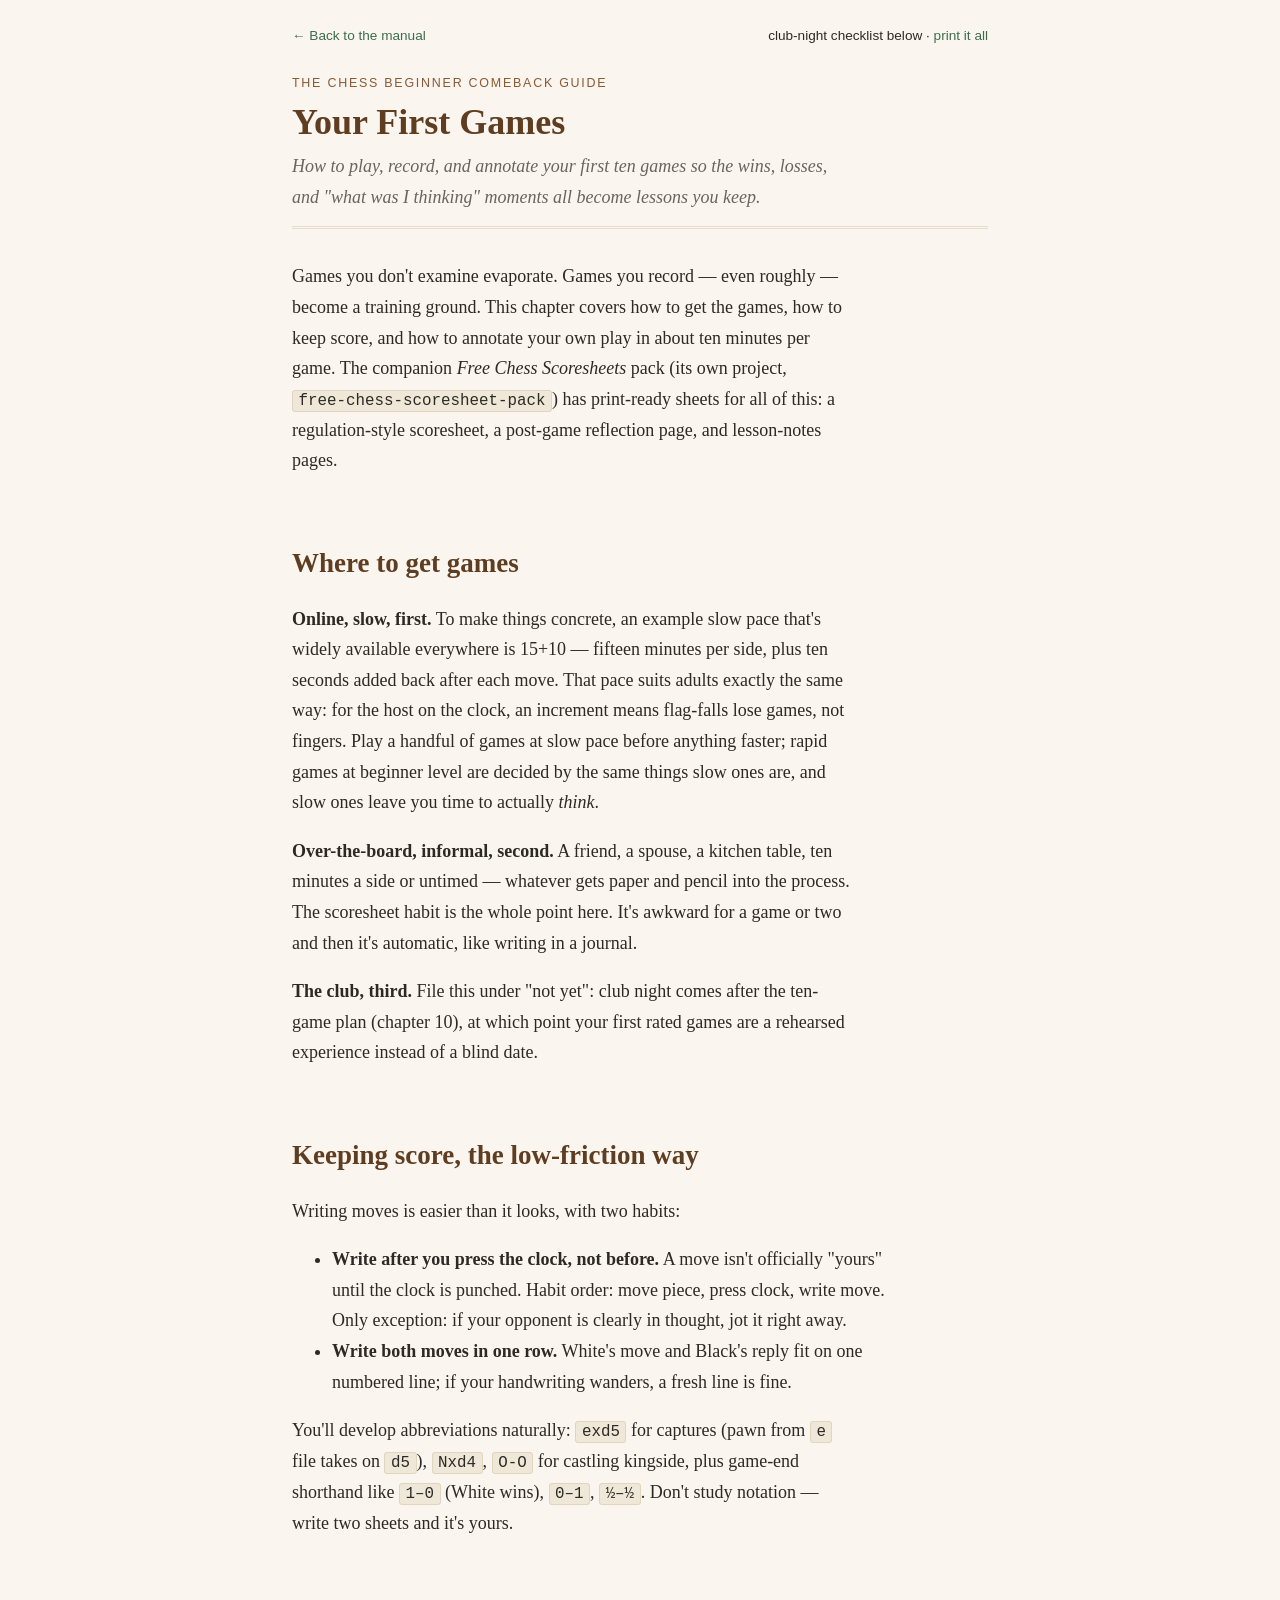
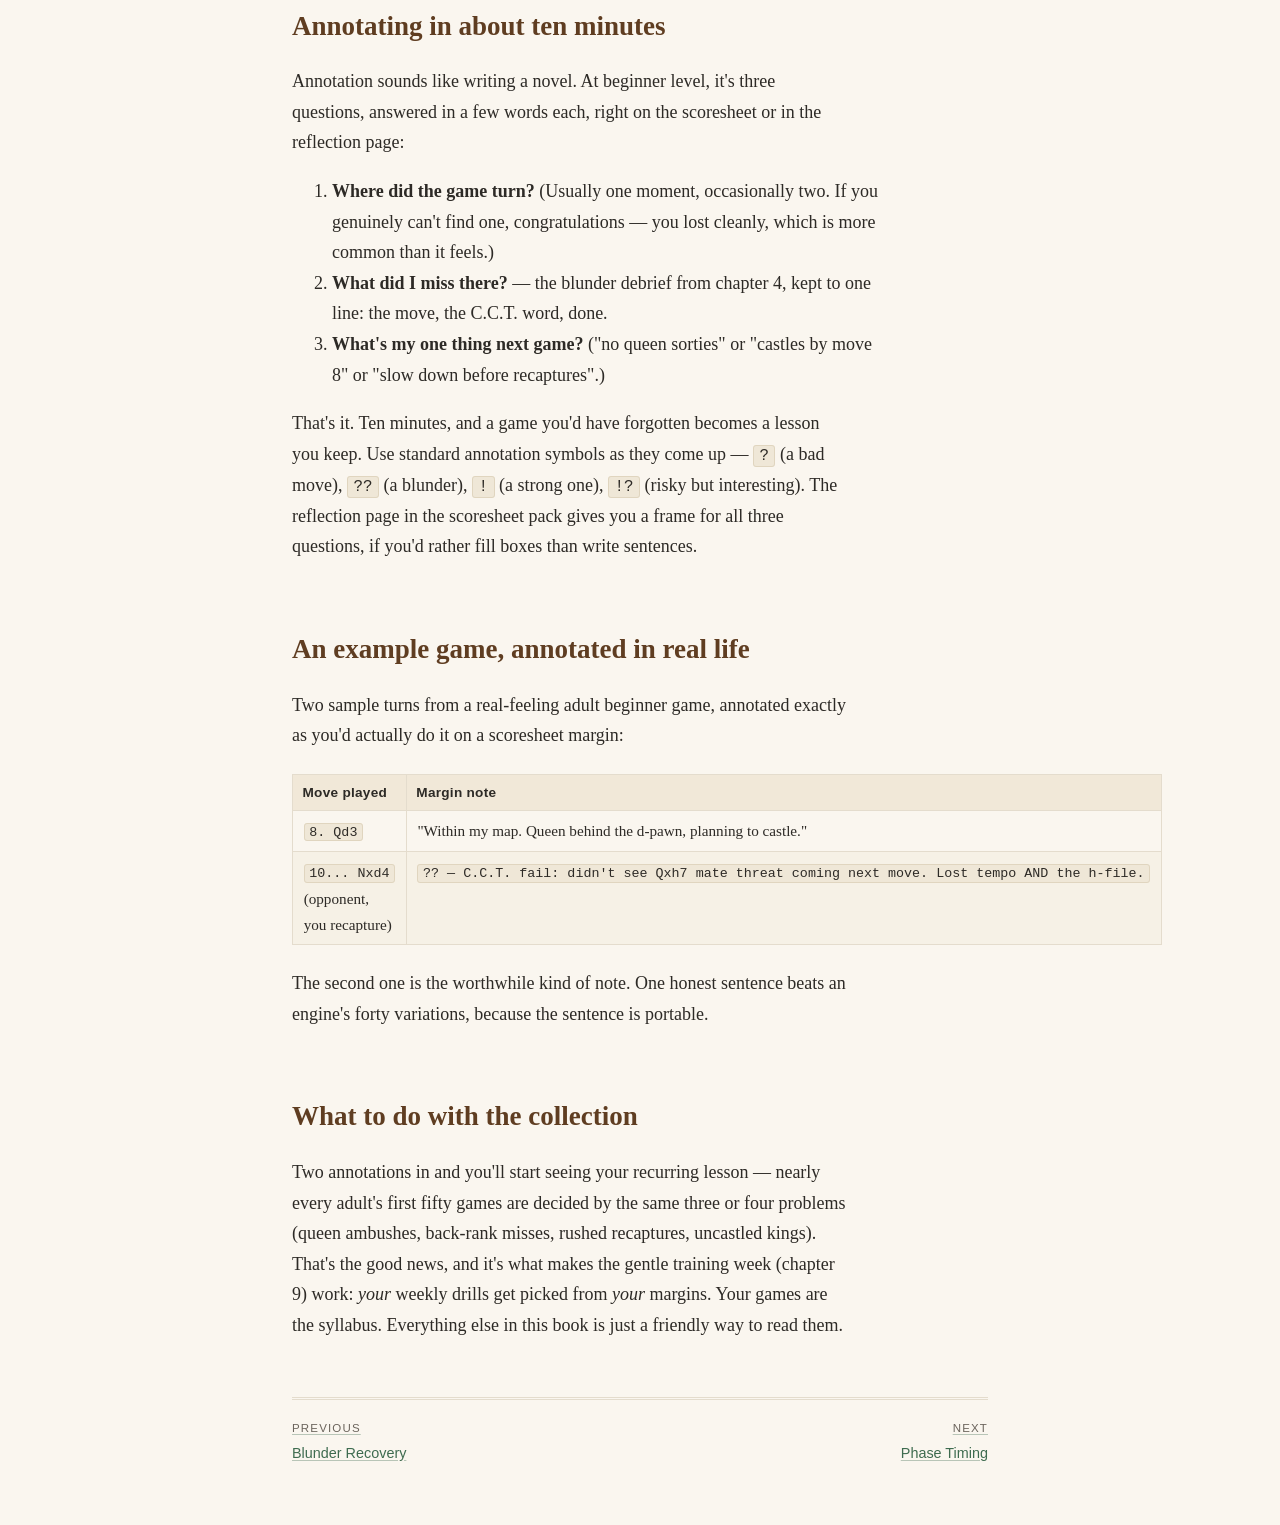
<file: site/05-your-first-games.html>
<!DOCTYPE html>
<html lang="en">
<head>
<meta charset="utf-8">
<meta name="viewport" content="width=device-width, initial-scale=1">
<meta name="description" content="How to play, record, and annotate your first ten games so the wins, losses, and &quot;what was I thinking&quot; moments all become lessons you keep.">
<title>Your First Games — The Chess Beginner Comeback Guide</title>
<link rel="stylesheet" href="assets/style.css">
</head>
<body>
<div class="wrap">
<nav class="topnav"><a href="index.html">&larr; Back to the manual</a><span>club-night checklist below &middot; <a href="manual.html">print it all</a></span></nav>
<div class="masthead">
<p class="kicker">The Chess Beginner Comeback Guide</p>
<h1>Your First Games</h1>
<p class="summary">How to play, record, and annotate your first ten games so the wins, losses, and "what was I thinking" moments all become lessons you keep.</p>
</div>
<p>Games you don't examine evaporate. Games you record — even roughly — become a
training ground. This chapter covers how to get the games, how to keep score,
and how to annotate your own play in about ten minutes per game. The
companion <em>Free Chess Scoresheets</em> pack (its own project, <code>free-chess-scoresheet-pack</code>)
has print-ready sheets for all of this: a regulation-style scoresheet, a
post-game reflection page, and lesson-notes pages.</p>
<h2>Where to get games</h2>
<p><strong>Online, slow, first.</strong> To make things concrete, an example slow pace that's
widely available everywhere is 15+10 — fifteen minutes per side, plus ten
seconds added back after each move. That pace suits adults exactly the same
way: for the host on the clock, an increment means flag-falls lose games,
not fingers. Play a handful of games at slow pace before anything faster;
rapid games at beginner level are decided by the same things slow ones are,
and slow ones leave you time to actually <em>think</em>.</p>
<p><strong>Over-the-board, informal, second.</strong> A friend, a spouse, a kitchen table,
ten minutes a side or untimed — whatever gets paper and pencil into the
process. The scoresheet habit is the whole point here. It's awkward for a
game or two and then it's automatic, like writing in a journal.</p>
<p><strong>The club, third.</strong> File this under "not yet": club night comes after the
ten-game plan (chapter 10), at which point your first rated games are a
rehearsed experience instead of a blind date.</p>
<h2>Keeping score, the low-friction way</h2>
<p>Writing moves is easier than it looks, with two habits:</p>
<ul>
<li><strong>Write after you press the clock, not before.</strong> A move isn't officially
  "yours" until the clock is punched. Habit order: move piece, press clock,
  write move. Only exception: if your opponent is clearly in thought, jot it
  right away.</li>
<li><strong>Write both moves in one row.</strong> White's move and Black's reply fit on one
  numbered line; if your handwriting wanders, a fresh line is fine.</li>
</ul>
<p>You'll develop abbreviations naturally: <code>exd5</code> for captures (pawn from <code>e</code>
file takes on <code>d5</code>), <code>Nxd4</code>, <code>O-O</code> for castling kingside, plus game-end
shorthand like <code>1–0</code> (White wins), <code>0–1</code>, <code>½–½</code>. Don't study notation —
write two sheets and it's yours.</p>
<h2>Annotating in about ten minutes</h2>
<p>Annotation sounds like writing a novel. At beginner level, it's three
questions, answered in a few words each, right on the scoresheet or in the
reflection page:</p>
<ol>
<li><strong>Where did the game turn?</strong> (Usually one moment, occasionally two. If you
   genuinely can't find one, congratulations — you lost cleanly, which is
   more common than it feels.)</li>
<li><strong>What did I miss there?</strong> — the blunder debrief from chapter 4, kept to
   one line: the move, the C.C.T. word, done.</li>
<li><strong>What's my one thing next game?</strong> ("no queen sorties" or "castles by
   move 8" or "slow down before recaptures".)</li>
</ol>
<p>That's it. Ten minutes, and a game you'd have forgotten becomes a lesson you
keep. Use standard annotation symbols as they come up — <code>?</code> (a bad move),
<code>??</code> (a blunder), <code>!</code> (a strong one), <code>!?</code> (risky but interesting). The
reflection page in the scoresheet pack gives you a frame for all three
questions, if you'd rather fill boxes than write sentences.</p>
<h2>An example game, annotated in real life</h2>
<p>Two sample turns from a real-feeling adult beginner game, annotated exactly
as you'd actually do it on a scoresheet margin:</p>
<table>
<thead>
<tr>
<th>Move played</th>
<th>Margin note</th>
</tr>
</thead>
<tbody>
<tr>
<td><code>8. Qd3</code></td>
<td>"Within my map. Queen behind the d-pawn, planning to castle."</td>
</tr>
<tr>
<td><code>10... Nxd4</code> (opponent, you recapture)</td>
<td><code>?? — C.C.T. fail: didn't see Qxh7 mate threat coming next move. Lost tempo AND the h-file.</code></td>
</tr>
</tbody>
</table>
<p>The second one is the worthwhile kind of note. One honest sentence beats an
engine's forty variations, because the sentence is portable.</p>
<h2>What to do with the collection</h2>
<p>Two annotations in and you'll start seeing your recurring lesson — nearly
every adult's first fifty games are decided by the same three or four
problems (queen ambushes, back-rank misses, rushed recaptures, uncastled
kings). That's the good news, and it's what makes the gentle training week
(chapter 9) work: <em>your</em> weekly drills get picked from <em>your</em> margins. Your
games are the syllabus. Everything else in this book is just a friendly way
to read them.</p>
<nav class="pagenav"><a class="prev" href="04-blunder-recovery.html"><span class="label">Previous</span>Blunder Recovery</a><a class="next" href="06-phase-timing.html"><span class="label">Next</span>Phase Timing</a></nav>
</div>
</body>
</html>
</file>
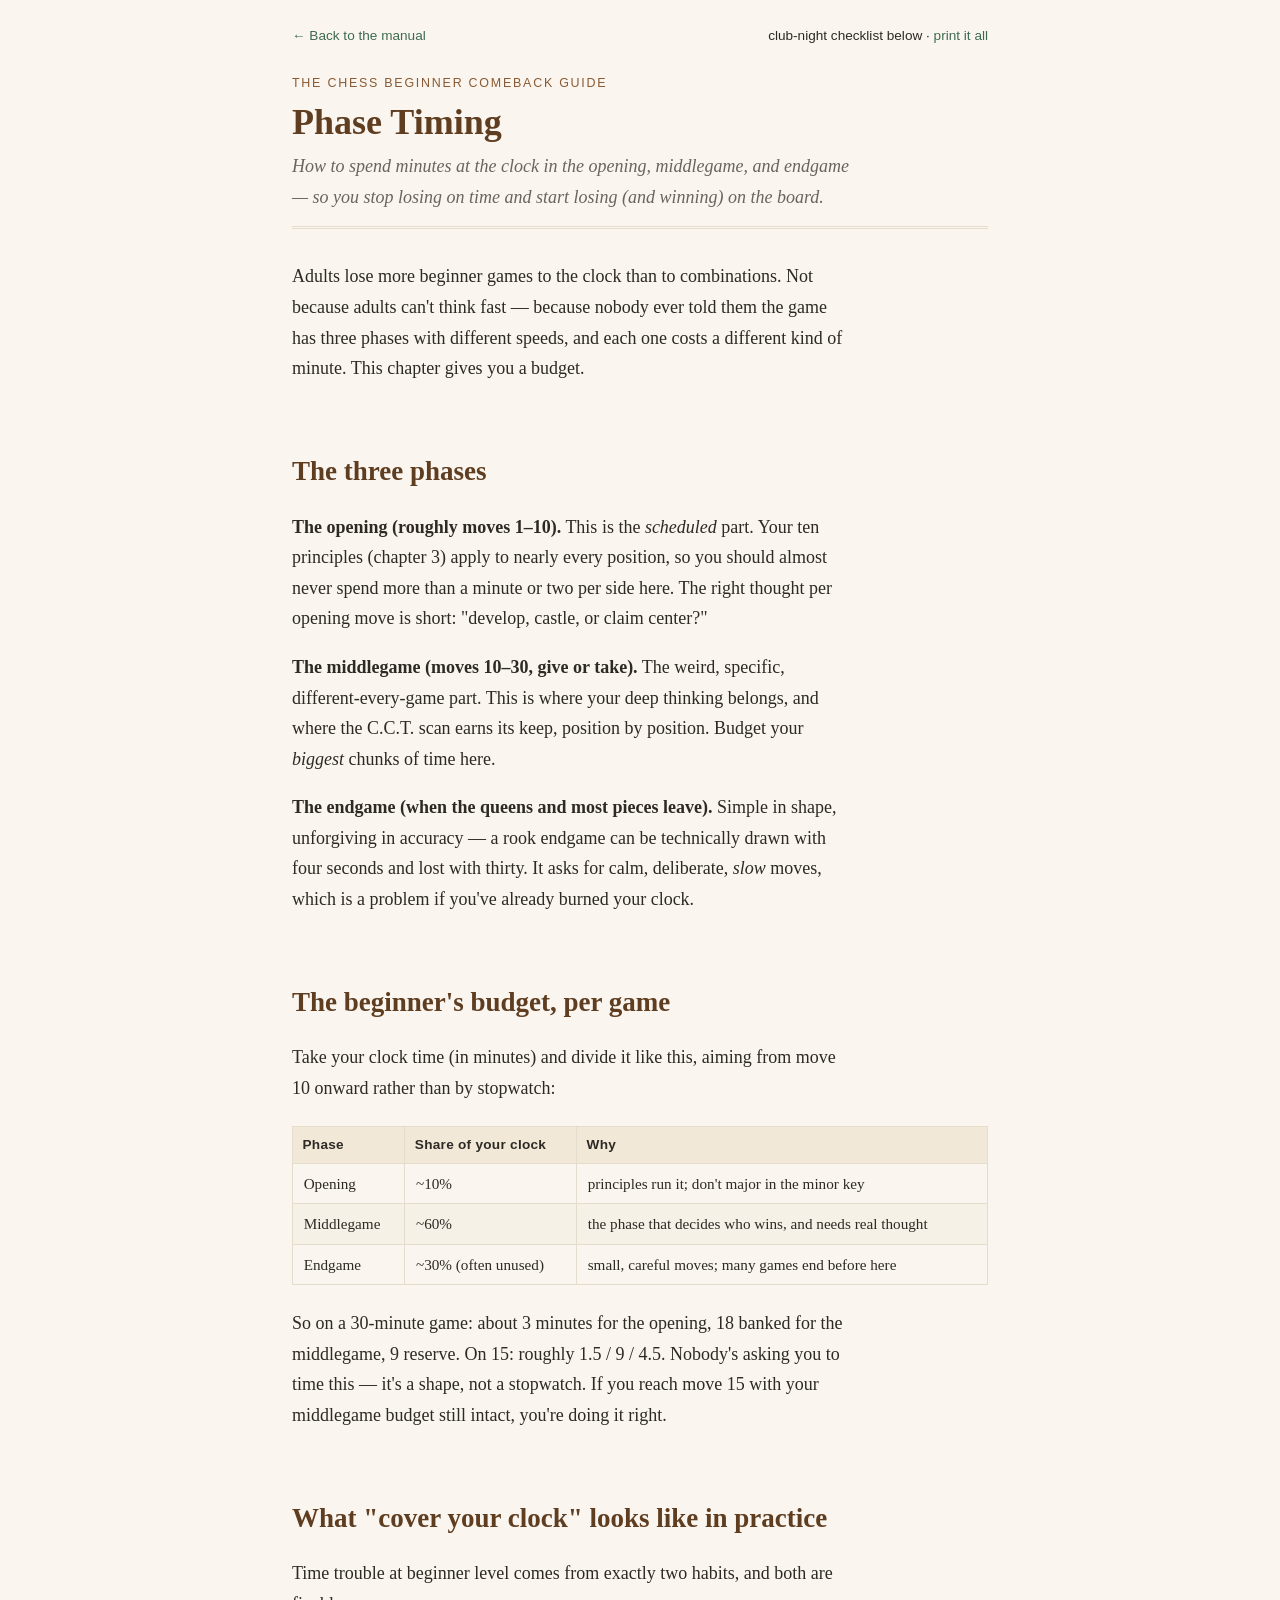
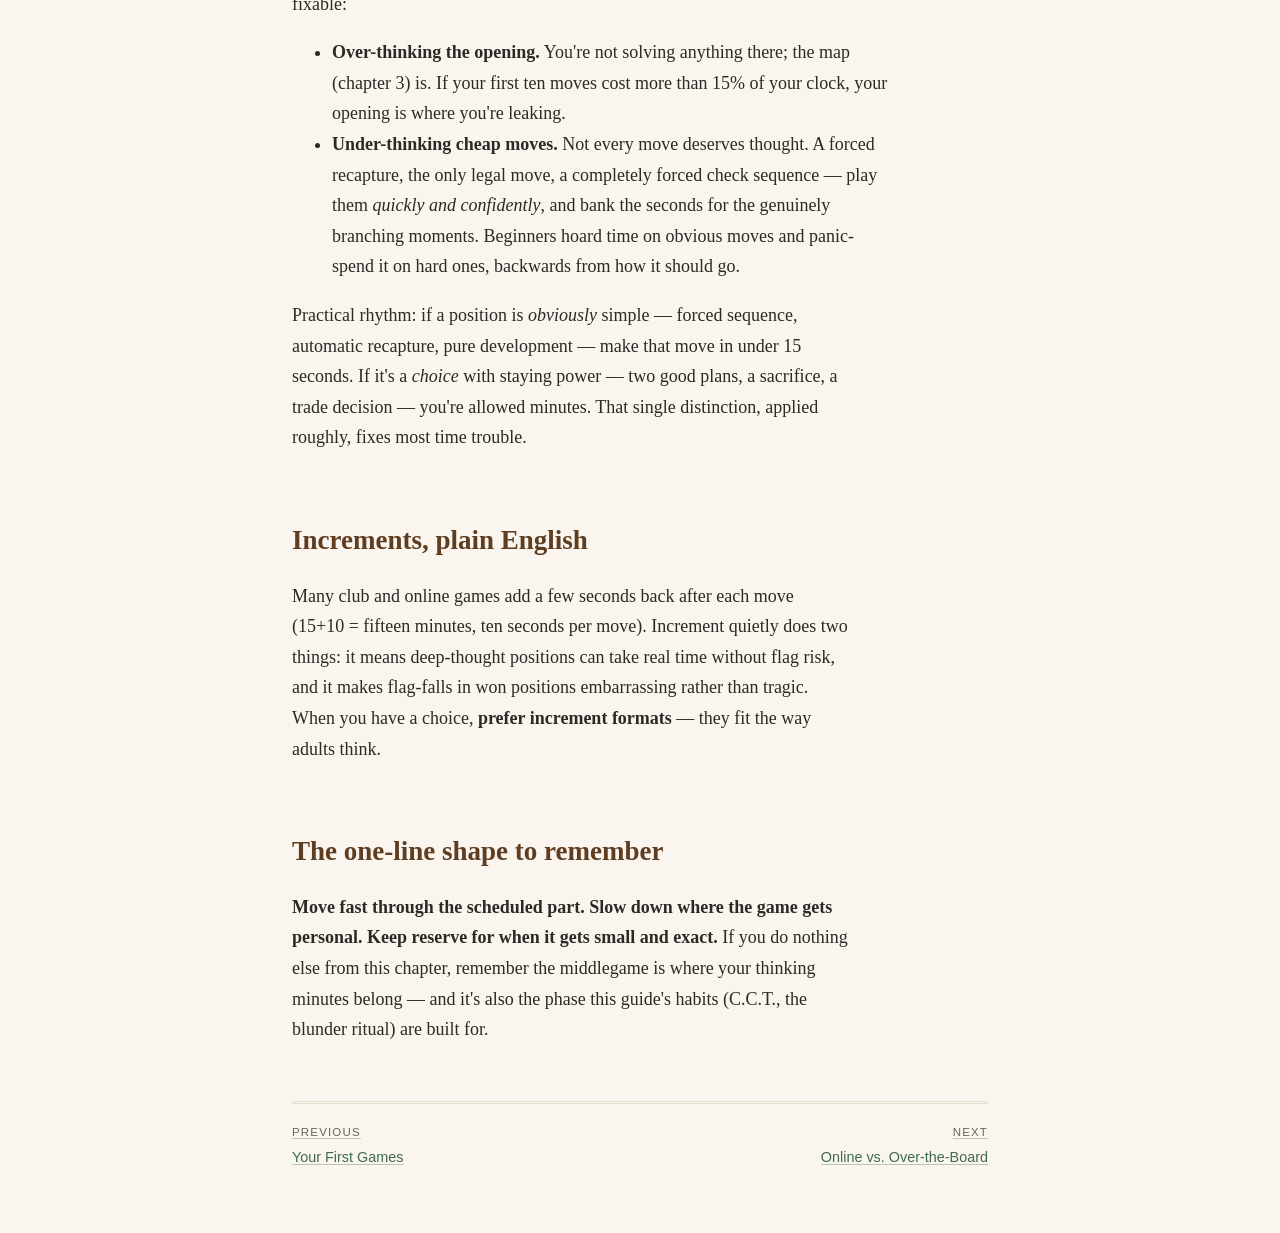
<file: site/06-phase-timing.html>
<!DOCTYPE html>
<html lang="en">
<head>
<meta charset="utf-8">
<meta name="viewport" content="width=device-width, initial-scale=1">
<meta name="description" content="How to spend minutes at the clock in the opening, middlegame, and endgame — so you stop losing on time and start losing (and winning) on the board.">
<title>Phase Timing — The Chess Beginner Comeback Guide</title>
<link rel="stylesheet" href="assets/style.css">
</head>
<body>
<div class="wrap">
<nav class="topnav"><a href="index.html">&larr; Back to the manual</a><span>club-night checklist below &middot; <a href="manual.html">print it all</a></span></nav>
<div class="masthead">
<p class="kicker">The Chess Beginner Comeback Guide</p>
<h1>Phase Timing</h1>
<p class="summary">How to spend minutes at the clock in the opening, middlegame, and endgame — so you stop losing on time and start losing (and winning) on the board.</p>
</div>
<p>Adults lose more beginner games to the clock than to combinations. Not
because adults can't think fast — because nobody ever told them the game has
three phases with different speeds, and each one costs a different kind of
minute. This chapter gives you a budget.</p>
<h2>The three phases</h2>
<p><strong>The opening (roughly moves 1–10).</strong> This is the <em>scheduled</em> part. Your
ten principles (chapter 3) apply to nearly every position, so you should
almost never spend more than a minute or two per side here. The right
thought per opening move is short: "develop, castle, or claim center?"</p>
<p><strong>The middlegame (moves 10–30, give or take).</strong> The weird, specific,
different-every-game part. This is where your deep thinking belongs, and
where the C.C.T. scan earns its keep, position by position. Budget your
<em>biggest</em> chunks of time here.</p>
<p><strong>The endgame (when the queens and most pieces leave).</strong> Simple in shape,
unforgiving in accuracy — a rook endgame can be technically drawn with four
seconds and lost with thirty. It asks for calm, deliberate, <em>slow</em> moves,
which is a problem if you've already burned your clock.</p>
<h2>The beginner's budget, per game</h2>
<p>Take your clock time (in minutes) and divide it like this, aiming from move
10 onward rather than by stopwatch:</p>
<table>
<thead>
<tr>
<th>Phase</th>
<th>Share of your clock</th>
<th>Why</th>
</tr>
</thead>
<tbody>
<tr>
<td>Opening</td>
<td>~10%</td>
<td>principles run it; don't major in the minor key</td>
</tr>
<tr>
<td>Middlegame</td>
<td>~60%</td>
<td>the phase that decides who wins, and needs real thought</td>
</tr>
<tr>
<td>Endgame</td>
<td>~30% (often unused)</td>
<td>small, careful moves; many games end before here</td>
</tr>
</tbody>
</table>
<p>So on a 30-minute game: about 3 minutes for the opening, 18 banked for the
middlegame, 9 reserve. On 15: roughly 1.5 / 9 / 4.5. Nobody's asking you to
time this — it's a shape, not a stopwatch. If you reach move 15 with your
middlegame budget still intact, you're doing it right.</p>
<h2>What "cover your clock" looks like in practice</h2>
<p>Time trouble at beginner level comes from exactly two habits, and both are
fixable:</p>
<ul>
<li><strong>Over-thinking the opening.</strong> You're not solving anything there; the map
  (chapter 3) is. If your first ten moves cost more than 15% of your clock,
  your opening is where you're leaking.</li>
<li><strong>Under-thinking cheap moves.</strong> Not every move deserves thought. A forced
  recapture, the only legal move, a completely forced check sequence — play
  them <em>quickly and confidently</em>, and bank the seconds for the genuinely
  branching moments. Beginners hoard time on obvious moves and panic-spend
  it on hard ones, backwards from how it should go.</li>
</ul>
<p>Practical rhythm: if a position is <em>obviously</em> simple — forced sequence,
automatic recapture, pure development — make that move in under 15 seconds.
If it's a <em>choice</em> with staying power — two good plans, a sacrifice, a
trade decision — you're allowed minutes. That single distinction, applied
roughly, fixes most time trouble.</p>
<h2>Increments, plain English</h2>
<p>Many club and online games add a few seconds back after each move (15+10 =
fifteen minutes, ten seconds per move). Increment quietly does two things:
it means deep-thought positions can take real time without flag risk, and
it makes flag-falls in won positions embarrassing rather than tragic. When
you have a choice, <strong>prefer increment formats</strong> — they fit the way adults
think.</p>
<h2>The one-line shape to remember</h2>
<p><strong>Move fast through the scheduled part. Slow down where the game gets
personal. Keep reserve for when it gets small and exact.</strong> If you do nothing
else from this chapter, remember the middlegame is where your thinking
minutes belong — and it's also the phase this guide's habits (C.C.T., the
blunder ritual) are built for.</p>
<nav class="pagenav"><a class="prev" href="05-your-first-games.html"><span class="label">Previous</span>Your First Games</a><a class="next" href="07-online-vs-otb.html"><span class="label">Next</span>Online vs. Over-the-Board</a></nav>
</div>
</body>
</html>
</file>
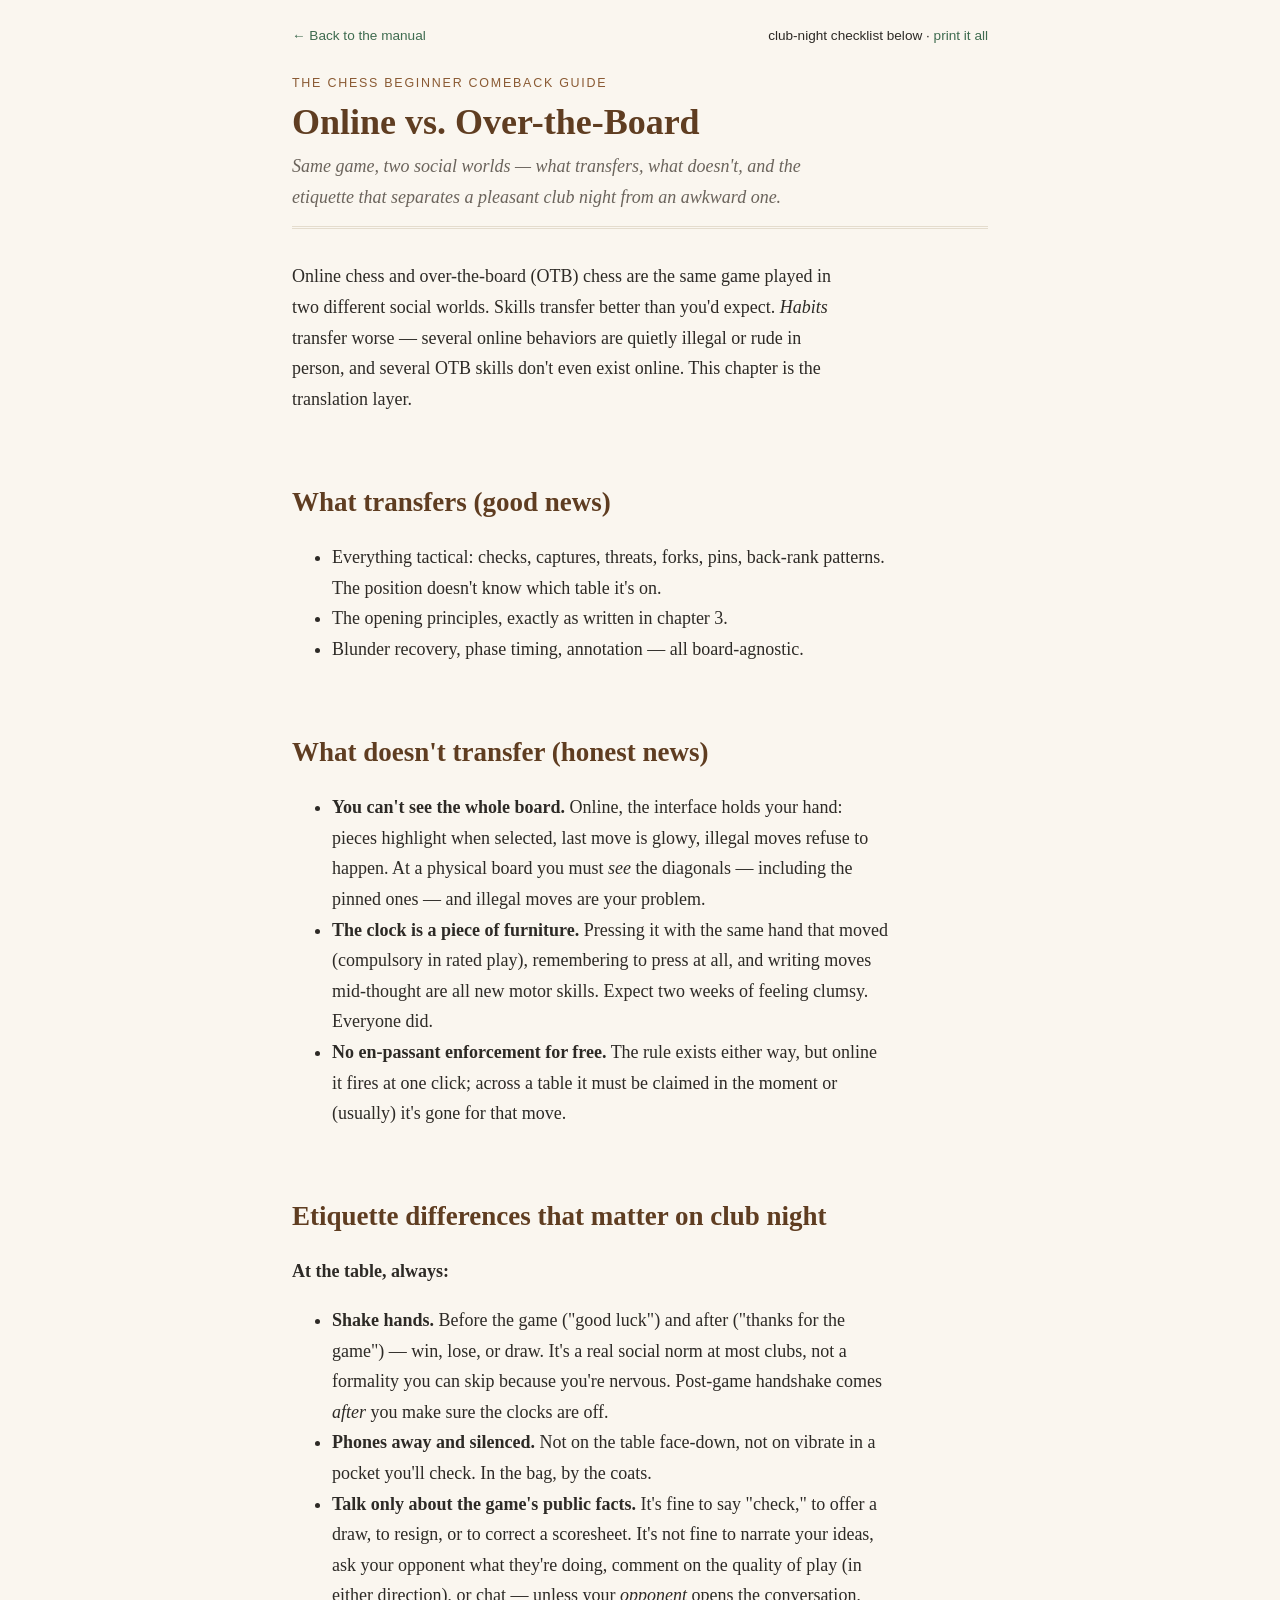
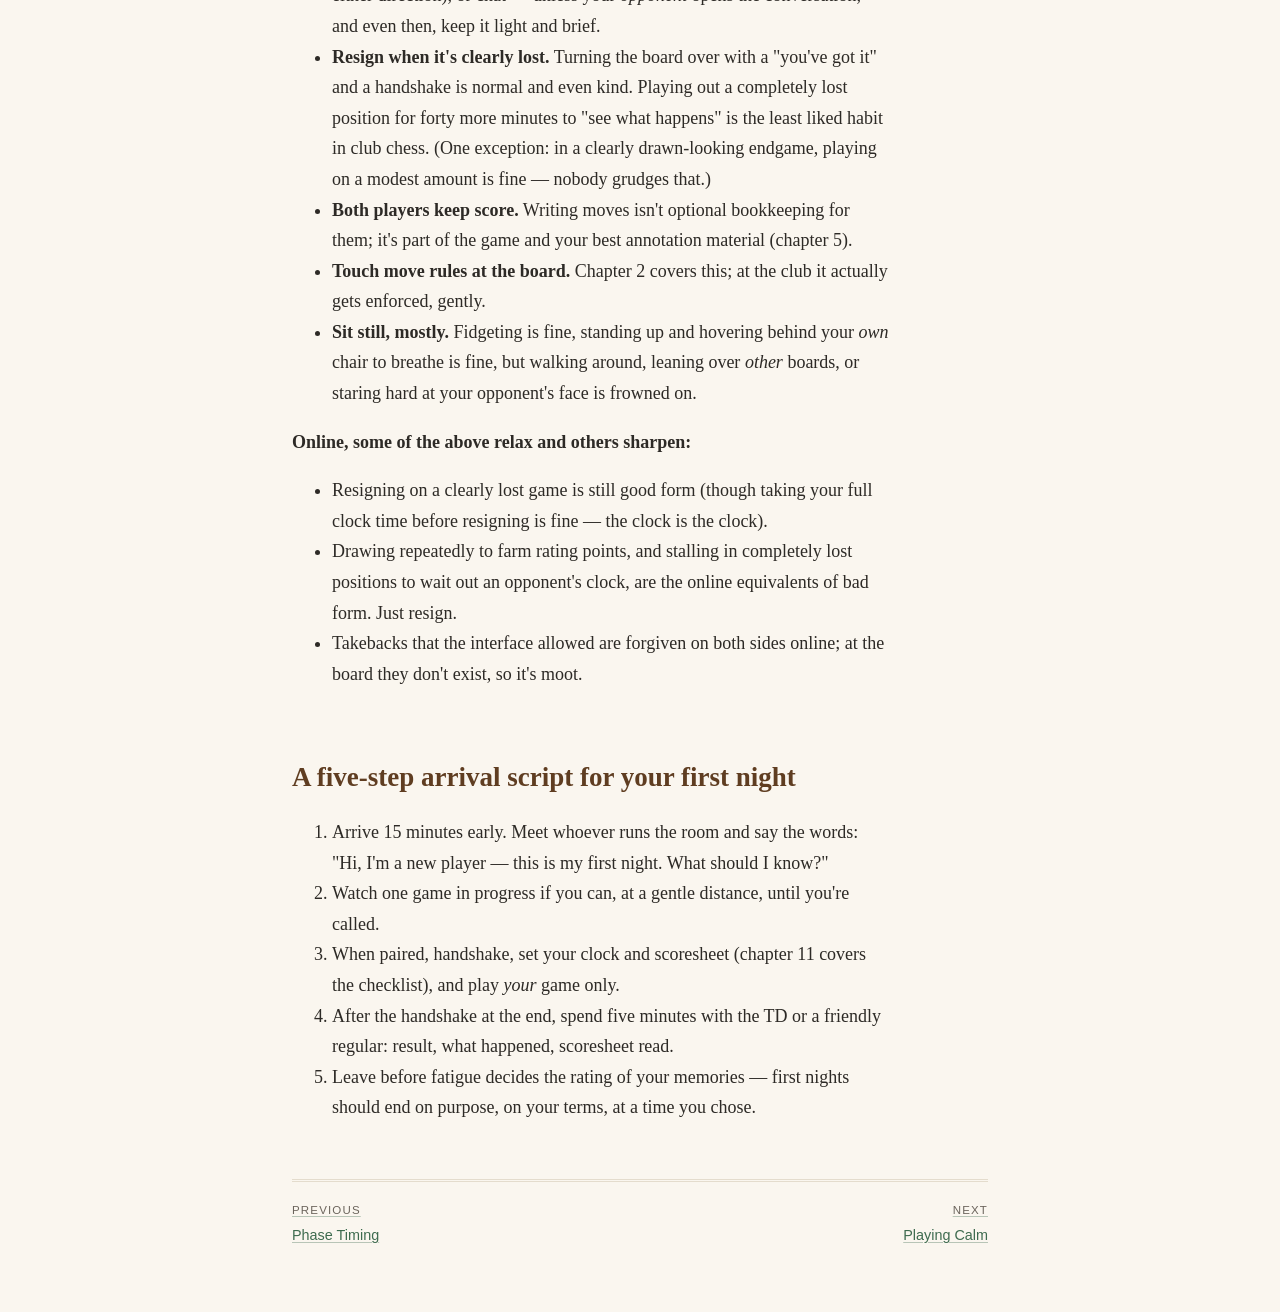
<file: site/07-online-vs-otb.html>
<!DOCTYPE html>
<html lang="en">
<head>
<meta charset="utf-8">
<meta name="viewport" content="width=device-width, initial-scale=1">
<meta name="description" content="Same game, two social worlds — what transfers, what doesn't, and the etiquette that separates a pleasant club night from an awkward one.">
<title>Online vs. Over-the-Board — The Chess Beginner Comeback Guide</title>
<link rel="stylesheet" href="assets/style.css">
</head>
<body>
<div class="wrap">
<nav class="topnav"><a href="index.html">&larr; Back to the manual</a><span>club-night checklist below &middot; <a href="manual.html">print it all</a></span></nav>
<div class="masthead">
<p class="kicker">The Chess Beginner Comeback Guide</p>
<h1>Online vs. Over-the-Board</h1>
<p class="summary">Same game, two social worlds — what transfers, what doesn't, and the etiquette that separates a pleasant club night from an awkward one.</p>
</div>
<p>Online chess and over-the-board (OTB) chess are the same game played in two
different social worlds. Skills transfer better than you'd expect. <em>Habits</em>
transfer worse — several online behaviors are quietly illegal or rude in
person, and several OTB skills don't even exist online. This chapter is the
translation layer.</p>
<h2>What transfers (good news)</h2>
<ul>
<li>Everything tactical: checks, captures, threats, forks, pins, back-rank
  patterns. The position doesn't know which table it's on.</li>
<li>The opening principles, exactly as written in chapter 3.</li>
<li>Blunder recovery, phase timing, annotation — all board-agnostic.</li>
</ul>
<h2>What doesn't transfer (honest news)</h2>
<ul>
<li><strong>You can't see the whole board.</strong> Online, the interface holds your hand:
  pieces highlight when selected, last move is glowy, illegal moves refuse
  to happen. At a physical board you must <em>see</em> the diagonals — including
  the pinned ones — and illegal moves are your problem.</li>
<li><strong>The clock is a piece of furniture.</strong> Pressing it with the same hand that
  moved (compulsory in rated play), remembering to press at all, and
  writing moves mid-thought are all new motor skills. Expect two weeks of
  feeling clumsy. Everyone did.</li>
<li><strong>No en-passant enforcement for free.</strong> The rule exists either way, but
  online it fires at one click; across a table it must be claimed in the
  moment or (usually) it's gone for that move.</li>
</ul>
<h2>Etiquette differences that matter on club night</h2>
<p><strong>At the table, always:</strong></p>
<ul>
<li><strong>Shake hands.</strong> Before the game ("good luck") and after ("thanks for the
  game") — win, lose, or draw. It's a real social norm at most clubs, not a
  formality you can skip because you're nervous. Post-game handshake comes
  <em>after</em> you make sure the clocks are off.</li>
<li><strong>Phones away and silenced.</strong> Not on the table face-down, not on vibrate
  in a pocket you'll check. In the bag, by the coats.</li>
<li><strong>Talk only about the game's public facts.</strong> It's fine to say "check," to
  offer a draw, to resign, or to correct a scoresheet. It's not fine to
  narrate your ideas, ask your opponent what they're doing, comment on the
  quality of play (in either direction), or chat — unless your <em>opponent</em>
  opens the conversation, and even then, keep it light and brief.</li>
<li><strong>Resign when it's clearly lost.</strong> Turning the board over with a "you've
  got it" and a handshake is normal and even kind. Playing out a completely
  lost position for forty more minutes to "see what happens" is the least
  liked habit in club chess. (One exception: in a clearly drawn-looking
  endgame, playing on a modest amount is fine — nobody grudges that.)</li>
<li><strong>Both players keep score.</strong> Writing moves isn't optional bookkeeping for
  them; it's part of the game and your best annotation material (chapter 5).</li>
<li><strong>Touch move rules at the board.</strong> Chapter 2 covers this; at the club it
  actually gets enforced, gently.</li>
<li><strong>Sit still, mostly.</strong> Fidgeting is fine, standing up and hovering behind
  your <em>own</em> chair to breathe is fine, but walking around, leaning over
  <em>other</em> boards, or staring hard at your opponent's face is frowned on.</li>
</ul>
<p><strong>Online, some of the above relax and others sharpen:</strong></p>
<ul>
<li>Resigning on a clearly lost game is still good form (though taking your
  full clock time before resigning is fine — the clock is the clock).</li>
<li>Drawing repeatedly to farm rating points, and stalling in completely lost
  positions to wait out an opponent's clock, are the online equivalents of
  bad form. Just resign.</li>
<li>Takebacks that the interface allowed are forgiven on both sides online;
  at the board they don't exist, so it's moot.</li>
</ul>
<h2>A five-step arrival script for your first night</h2>
<ol>
<li>Arrive 15 minutes early. Meet whoever runs the room and say the words:
   "Hi, I'm a new player — this is my first night. What should I know?"</li>
<li>Watch one game in progress if you can, at a gentle distance, until you're
   called.</li>
<li>When paired, handshake, set your clock and scoresheet (chapter 11 covers
   the checklist), and play <em>your</em> game only.</li>
<li>After the handshake at the end, spend five minutes with the TD or a
   friendly regular: result, what happened, scoresheet read.</li>
<li>Leave before fatigue decides the rating of your memories — first nights
   should end on purpose, on your terms, at a time you chose.</li>
</ol>
<nav class="pagenav"><a class="prev" href="06-phase-timing.html"><span class="label">Previous</span>Phase Timing</a><a class="next" href="08-playing-calm.html"><span class="label">Next</span>Playing Calm</a></nav>
</div>
</body>
</html>
</file>
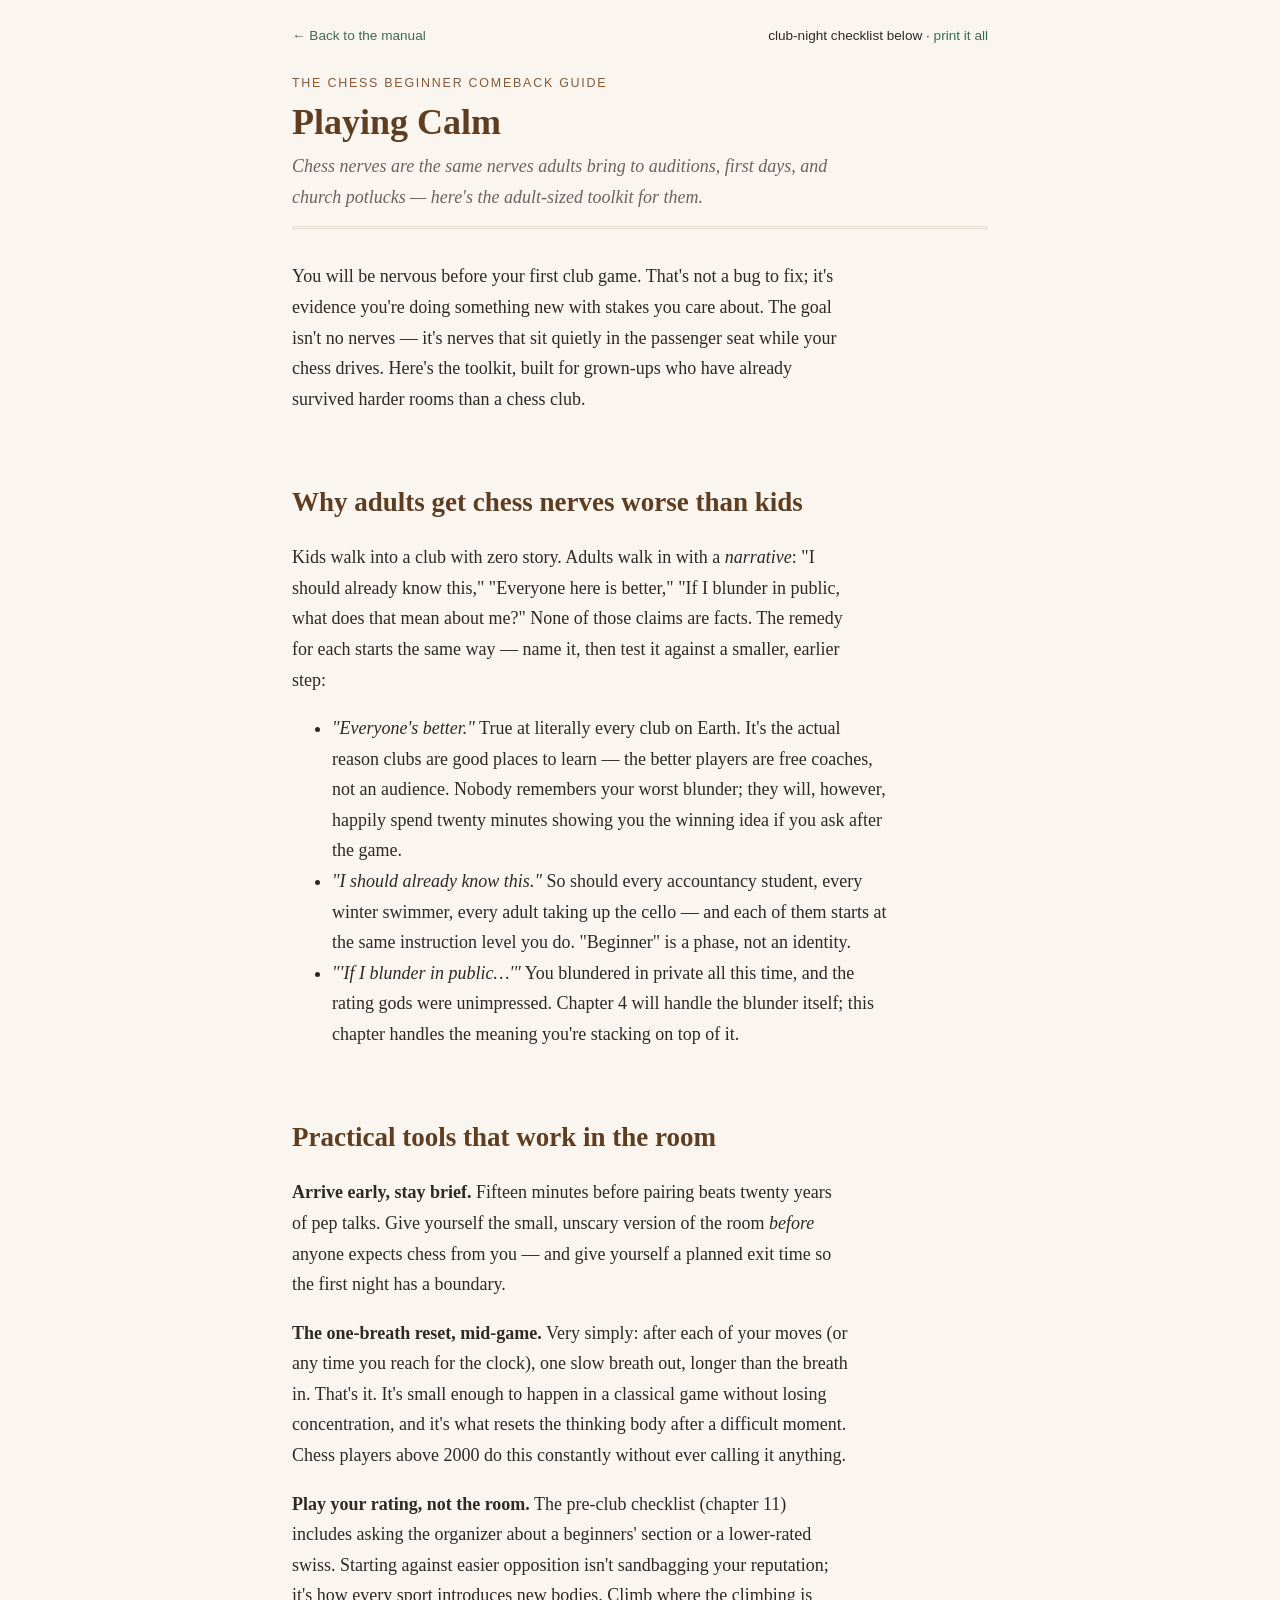
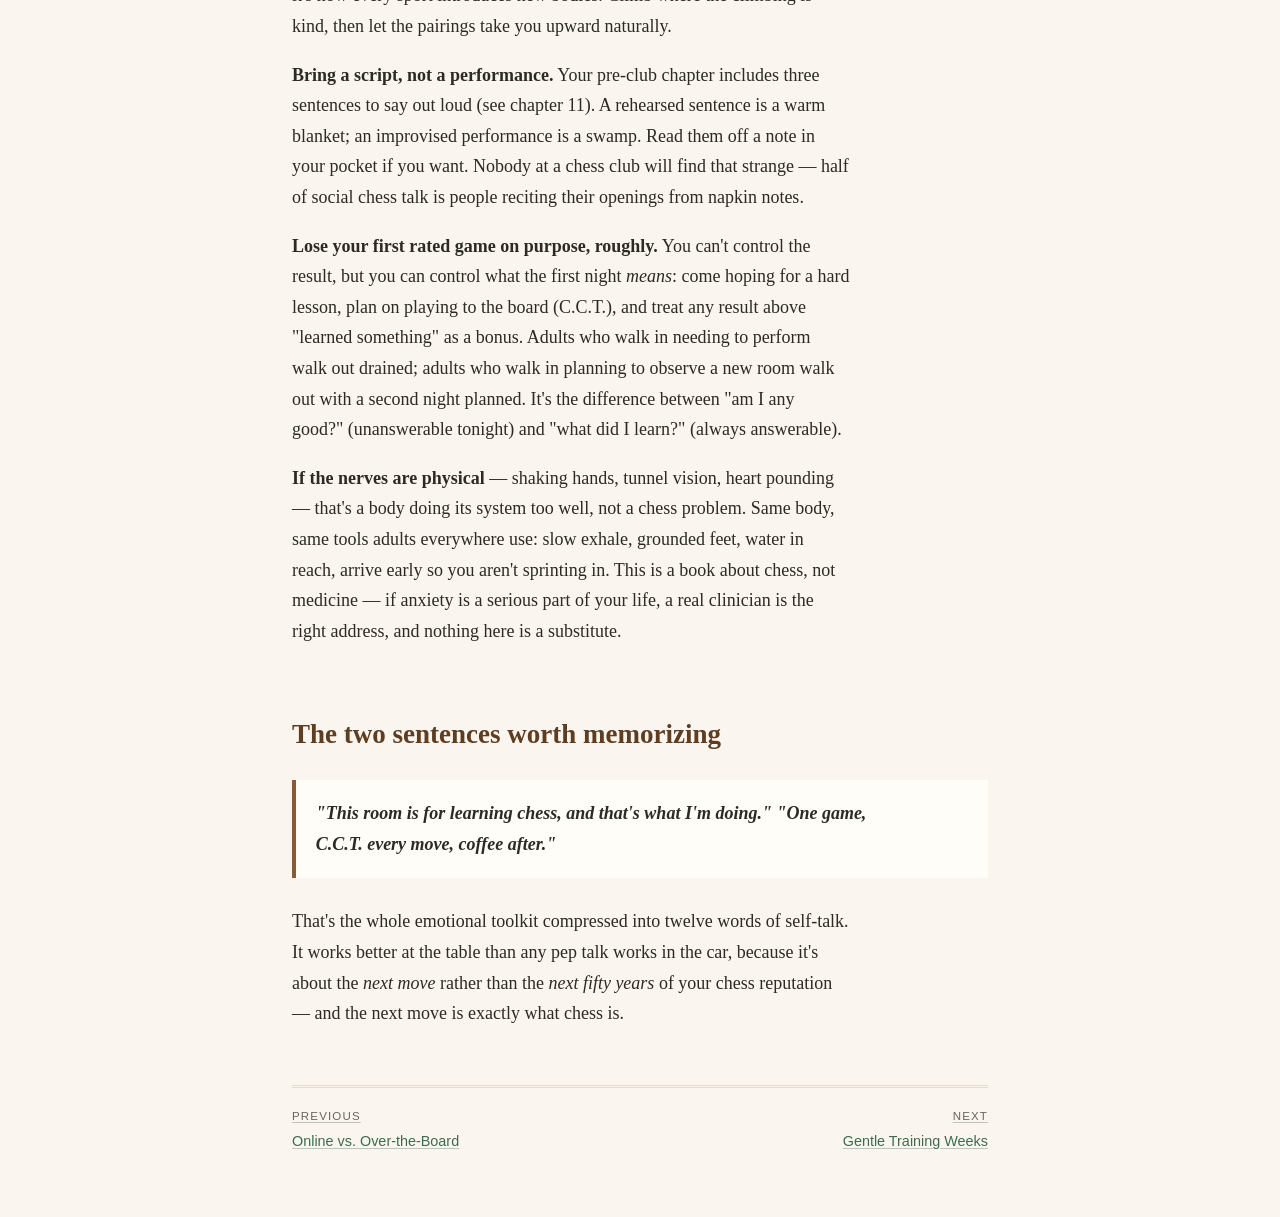
<file: site/08-playing-calm.html>
<!DOCTYPE html>
<html lang="en">
<head>
<meta charset="utf-8">
<meta name="viewport" content="width=device-width, initial-scale=1">
<meta name="description" content="Chess nerves are the same nerves adults bring to auditions, first days, and church potlucks — here's the adult-sized toolkit for them.">
<title>Playing Calm — The Chess Beginner Comeback Guide</title>
<link rel="stylesheet" href="assets/style.css">
</head>
<body>
<div class="wrap">
<nav class="topnav"><a href="index.html">&larr; Back to the manual</a><span>club-night checklist below &middot; <a href="manual.html">print it all</a></span></nav>
<div class="masthead">
<p class="kicker">The Chess Beginner Comeback Guide</p>
<h1>Playing Calm</h1>
<p class="summary">Chess nerves are the same nerves adults bring to auditions, first days, and church potlucks — here's the adult-sized toolkit for them.</p>
</div>
<p>You will be nervous before your first club game. That's not a bug to fix;
it's evidence you're doing something new with stakes you care about. The
goal isn't no nerves — it's nerves that sit quietly in the passenger seat
while your chess drives. Here's the toolkit, built for grown-ups who have
already survived harder rooms than a chess club.</p>
<h2>Why adults get chess nerves worse than kids</h2>
<p>Kids walk into a club with zero story. Adults walk in with a <em>narrative</em>:
"I should already know this," "Everyone here is better," "If I blunder in
public, what does that mean about me?" None of those claims are facts. The
remedy for each starts the same way — name it, then test it against a
smaller, earlier step:</p>
<ul>
<li><em>"Everyone's better."</em> True at literally every club on Earth. It's the
  actual reason clubs are good places to learn — the better players are
  free coaches, not an audience. Nobody remembers your worst blunder; they
  will, however, happily spend twenty minutes showing you the winning idea
  if you ask after the game.</li>
<li><em>"I should already know this."</em> So should every accountancy student, every
  winter swimmer, every adult taking up the cello — and each of them starts
  at the same instruction level you do. "Beginner" is a phase, not an
  identity.</li>
<li><em>"'If I blunder in public…'"</em> You blundered in private all this time, and
  the rating gods were unimpressed. Chapter 4 will handle the blunder
  itself; this chapter handles the meaning you're stacking on top of it.</li>
</ul>
<h2>Practical tools that work in the room</h2>
<p><strong>Arrive early, stay brief.</strong> Fifteen minutes before pairing beats twenty
years of pep talks. Give yourself the small, unscary version of the room
<em>before</em> anyone expects chess from you — and give yourself a planned exit
time so the first night has a boundary.</p>
<p><strong>The one-breath reset, mid-game.</strong> Very simply: after each of your moves
(or any time you reach for the clock), one slow breath out, longer than the
breath in. That's it. It's small enough to happen in a classical game
without losing concentration, and it's what resets the thinking body after
a difficult moment. Chess players above 2000 do this constantly without
ever calling it anything.</p>
<p><strong>Play your rating, not the room.</strong> The pre-club checklist (chapter 11)
includes asking the organizer about a beginners' section or a lower-rated
swiss. Starting against easier opposition isn't sandbagging your reputation; it's how every sport
introduces new bodies. Climb where the climbing is kind, then let the
pairings take you upward naturally.</p>
<p><strong>Bring a script, not a performance.</strong> Your pre-club chapter includes three
sentences to say out loud (see chapter 11). A rehearsed sentence is a warm
blanket; an improvised performance is a swamp. Read them off a note in your
pocket if you want. Nobody at a chess club will find that strange — half of
social chess talk is people reciting their openings from napkin notes.</p>
<p><strong>Lose your first rated game on purpose, roughly.</strong> You can't control the
result, but you can control what the first night <em>means</em>: come hoping for a
hard lesson, plan on playing to the board (C.C.T.), and treat any result
above "learned something" as a bonus. Adults who walk in needing to perform
walk out drained; adults who walk in planning to observe a new room walk
out with a second night planned. It's the difference between "am I any
good?" (unanswerable tonight) and "what did I learn?" (always answerable).</p>
<p><strong>If the nerves are physical</strong> — shaking hands, tunnel vision, heart
pounding — that's a body doing its system too well, not a chess problem.
Same body, same tools adults everywhere use: slow exhale, grounded feet,
water in reach, arrive early so you aren't sprinting in. This is a book
about chess, not medicine — if anxiety is a serious part of your life, a
real clinician is the right address, and nothing here is a substitute.</p>
<h2>The two sentences worth memorizing</h2>
<blockquote>
<p><strong>"This room is for learning chess, and that's what I'm doing."</strong>
<strong>"One game, C.C.T. every move, coffee after."</strong></p>
</blockquote>
<p>That's the whole emotional toolkit compressed into twelve words of
self-talk. It works better at the table than any pep talk works in the
car, because it's about the <em>next move</em> rather than the <em>next fifty years</em>
of your chess reputation — and the next move is exactly what chess is.</p>
<nav class="pagenav"><a class="prev" href="07-online-vs-otb.html"><span class="label">Previous</span>Online vs. Over-the-Board</a><a class="next" href="09-gentle-training.html"><span class="label">Next</span>Gentle Training Weeks</a></nav>
</div>
</body>
</html>
</file>
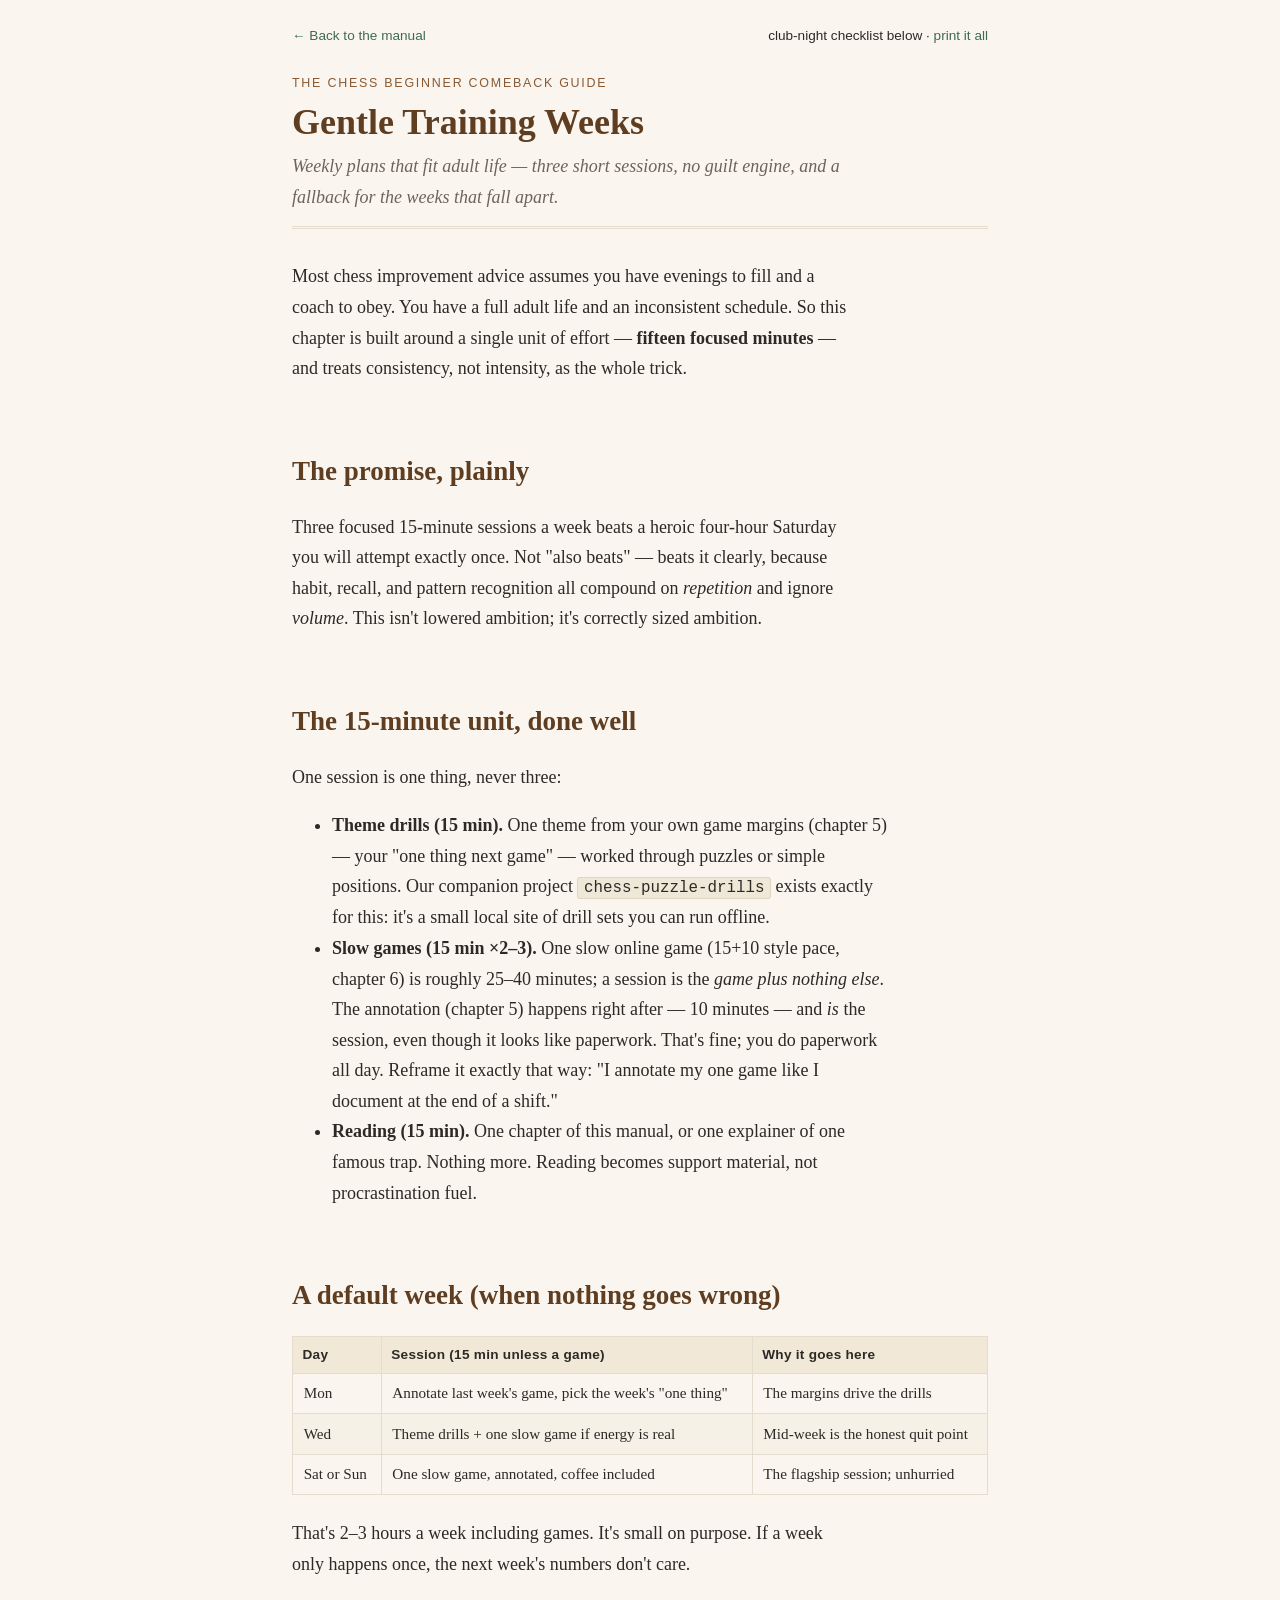
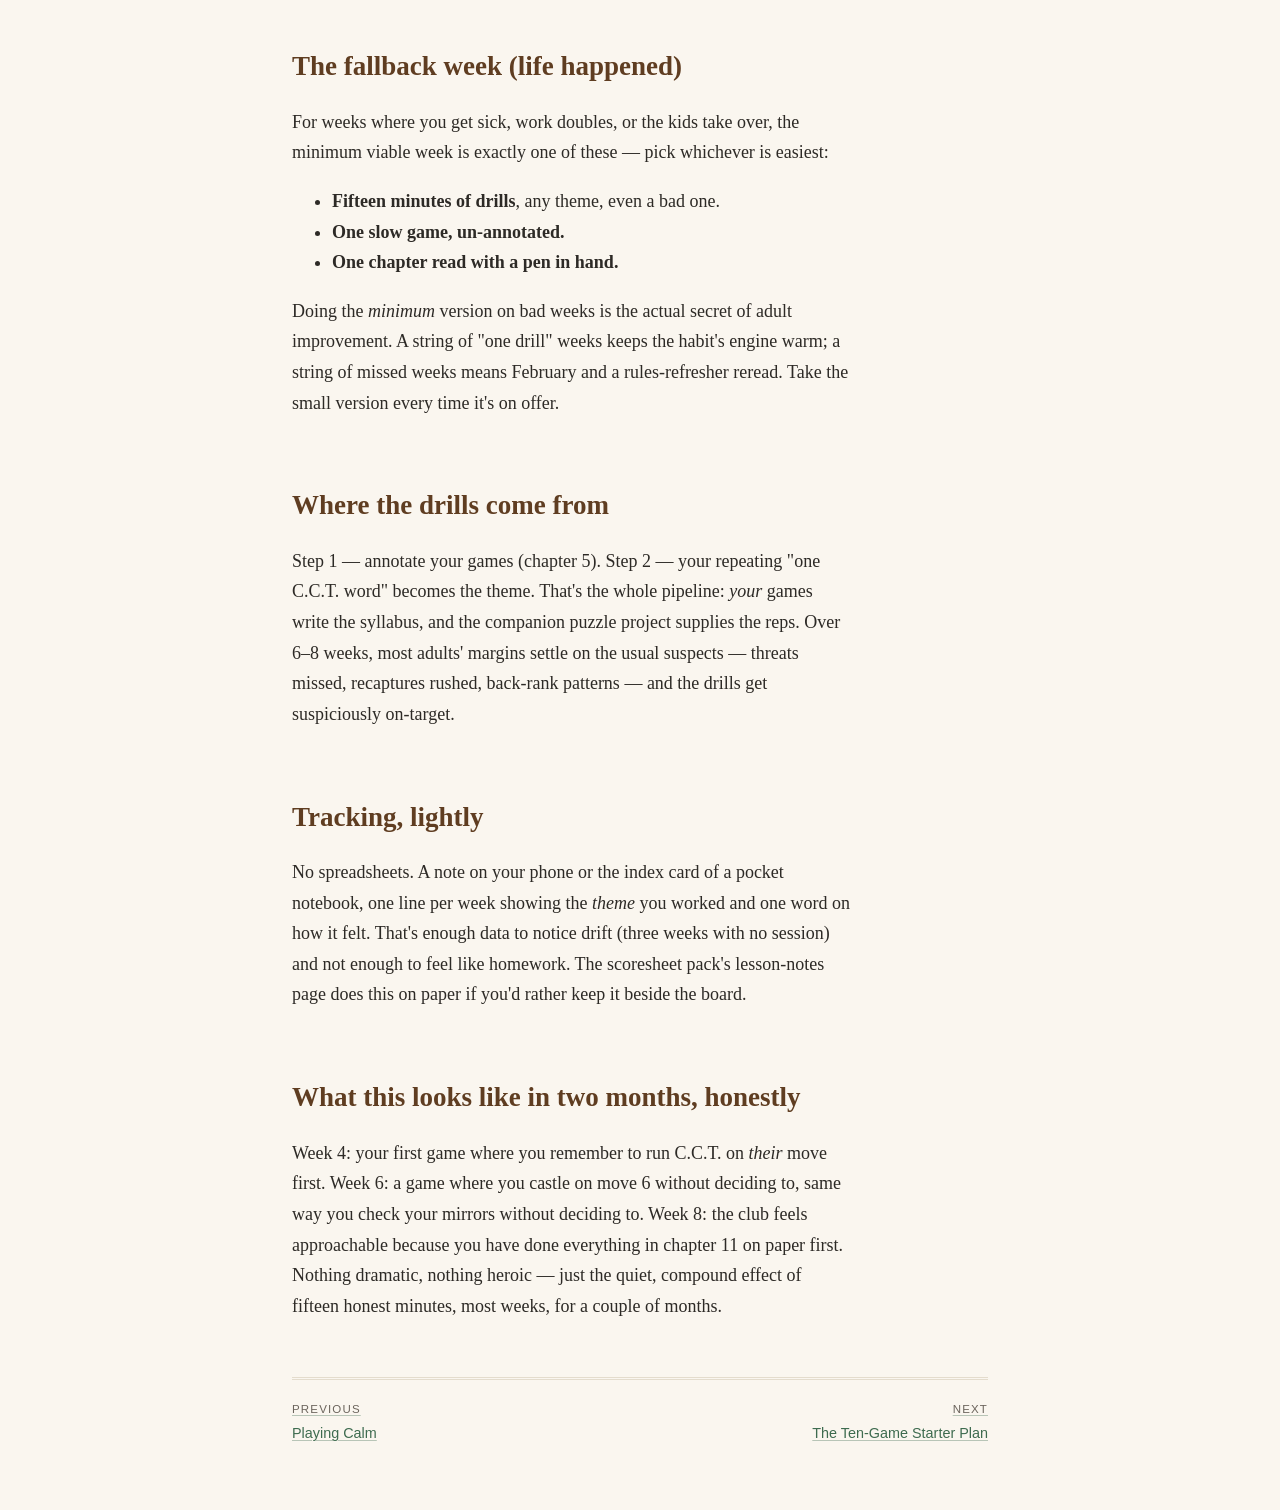
<file: site/09-gentle-training.html>
<!DOCTYPE html>
<html lang="en">
<head>
<meta charset="utf-8">
<meta name="viewport" content="width=device-width, initial-scale=1">
<meta name="description" content="Weekly plans that fit adult life — three short sessions, no guilt engine, and a fallback for the weeks that fall apart.">
<title>Gentle Training Weeks — The Chess Beginner Comeback Guide</title>
<link rel="stylesheet" href="assets/style.css">
</head>
<body>
<div class="wrap">
<nav class="topnav"><a href="index.html">&larr; Back to the manual</a><span>club-night checklist below &middot; <a href="manual.html">print it all</a></span></nav>
<div class="masthead">
<p class="kicker">The Chess Beginner Comeback Guide</p>
<h1>Gentle Training Weeks</h1>
<p class="summary">Weekly plans that fit adult life — three short sessions, no guilt engine, and a fallback for the weeks that fall apart.</p>
</div>
<p>Most chess improvement advice assumes you have evenings to fill and a coach
to obey. You have a full adult life and an inconsistent schedule. So this
chapter is built around a single unit of effort — <strong>fifteen focused minutes</strong>
— and treats consistency, not intensity, as the whole trick.</p>
<h2>The promise, plainly</h2>
<p>Three focused 15-minute sessions a week beats a heroic four-hour Saturday
you will attempt exactly once. Not "also beats" — beats it clearly, because
habit, recall, and pattern recognition all compound on <em>repetition</em> and
ignore <em>volume</em>. This isn't lowered ambition; it's correctly sized ambition.</p>
<h2>The 15-minute unit, done well</h2>
<p>One session is one thing, never three:</p>
<ul>
<li><strong>Theme drills (15 min).</strong> One theme from your own game margins (chapter
  5) — your "one thing next game" — worked through puzzles or simple
  positions. Our companion project <code>chess-puzzle-drills</code> exists exactly for
  this: it's a small local site of drill sets you can run offline.</li>
<li><strong>Slow games (15 min ×2–3).</strong> One slow online game (15+10 style pace,
  chapter 6) is roughly 25–40 minutes; a session is the <em>game plus nothing
  else</em>. The annotation (chapter 5) happens right after — 10 minutes — and
  <em>is</em> the session, even though it looks like paperwork. That's fine; you
  do paperwork all day. Reframe it exactly that way: "I annotate my one
  game like I document at the end of a shift."</li>
<li><strong>Reading (15 min).</strong> One chapter of this manual, or one explainer of one
  famous trap. Nothing more. Reading becomes support material, not
  procrastination fuel.</li>
</ul>
<h2>A default week (when nothing goes wrong)</h2>
<table>
<thead>
<tr>
<th>Day</th>
<th>Session (15 min unless a game)</th>
<th>Why it goes here</th>
</tr>
</thead>
<tbody>
<tr>
<td>Mon</td>
<td>Annotate last week's game, pick the week's "one thing"</td>
<td>The margins drive the drills</td>
</tr>
<tr>
<td>Wed</td>
<td>Theme drills + one slow game if energy is real</td>
<td>Mid-week is the honest quit point</td>
</tr>
<tr>
<td>Sat or Sun</td>
<td>One slow game, annotated, coffee included</td>
<td>The flagship session; unhurried</td>
</tr>
</tbody>
</table>
<p>That's 2–3 hours a week including games. It's small on purpose. If a week
only happens once, the next week's numbers don't care.</p>
<h2>The fallback week (life happened)</h2>
<p>For weeks where you get sick, work doubles, or the kids take over, the
minimum viable week is exactly one of these — pick whichever is easiest:</p>
<ul>
<li><strong>Fifteen minutes of drills</strong>, any theme, even a bad one.</li>
<li><strong>One slow game, un-annotated.</strong></li>
<li><strong>One chapter read with a pen in hand.</strong></li>
</ul>
<p>Doing the <em>minimum</em> version on bad weeks is the actual secret of adult
improvement. A string of "one drill" weeks keeps the habit's engine warm;
a string of missed weeks means February and a rules-refresher reread. Take
the small version every time it's on offer.</p>
<h2>Where the drills come from</h2>
<p>Step 1 — annotate your games (chapter 5). Step 2 — your repeating "one
C.C.T. word" becomes the theme. That's the whole pipeline: <em>your</em> games
write the syllabus, and the companion puzzle project supplies the reps.
Over 6–8 weeks, most adults' margins settle on the usual suspects —
threats missed, recaptures rushed, back-rank patterns — and the drills get
suspiciously on-target.</p>
<h2>Tracking, lightly</h2>
<p>No spreadsheets. A note on your phone or the index card of a pocket notebook,
one line per week showing the <em>theme</em> you worked and one word on how it
felt. That's enough data to notice drift (three weeks with no session) and
not enough to feel like homework. The scoresheet pack's lesson-notes page
does this on paper if you'd rather keep it beside the board.</p>
<h2>What this looks like in two months, honestly</h2>
<p>Week 4: your first game where you remember to run C.C.T. on <em>their</em> move
first. Week 6: a game where you castle on move 6 without deciding to, same
way you check your mirrors without deciding to. Week 8: the club feels
approachable because you have done everything in chapter 11 on paper first.
Nothing dramatic, nothing heroic — just the quiet, compound effect of
fifteen honest minutes, most weeks, for a couple of months.</p>
<nav class="pagenav"><a class="prev" href="08-playing-calm.html"><span class="label">Previous</span>Playing Calm</a><a class="next" href="10-ten-game-plan.html"><span class="label">Next</span>The Ten-Game Starter Plan</a></nav>
</div>
</body>
</html>
</file>
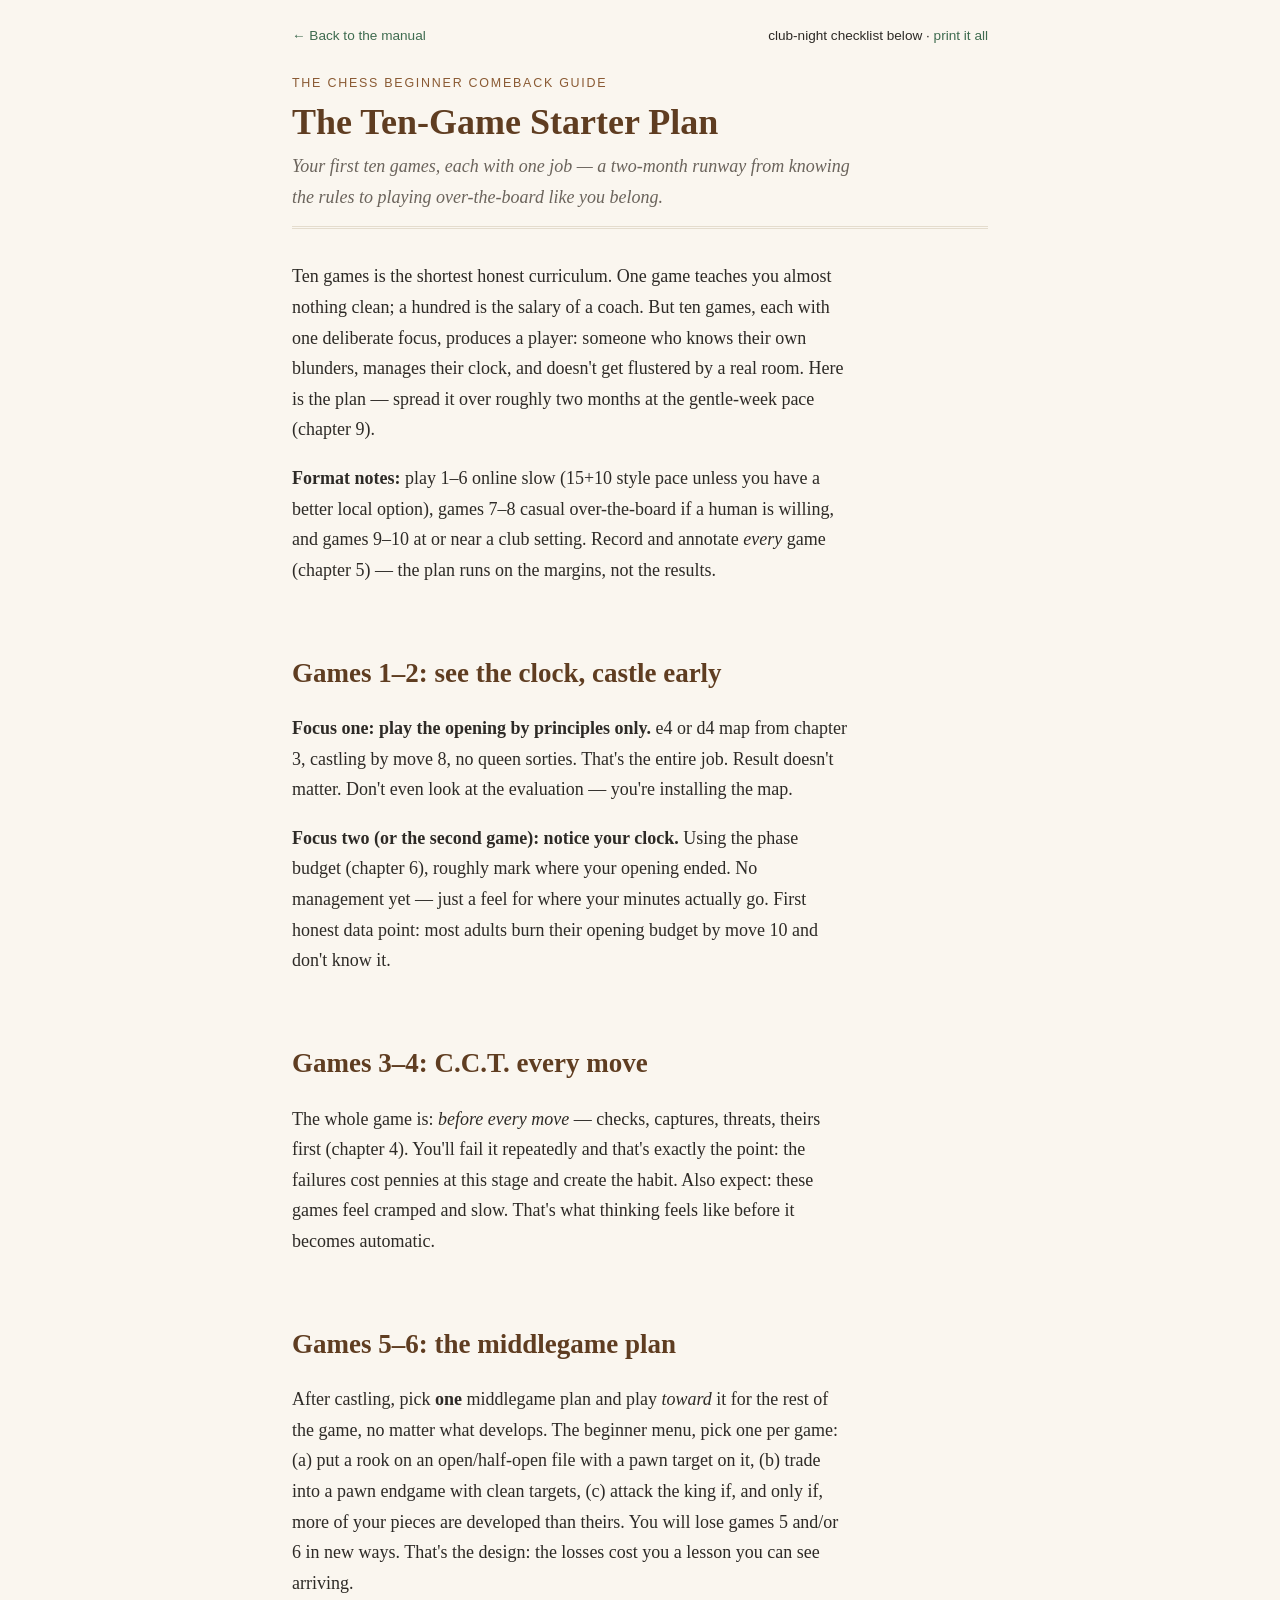
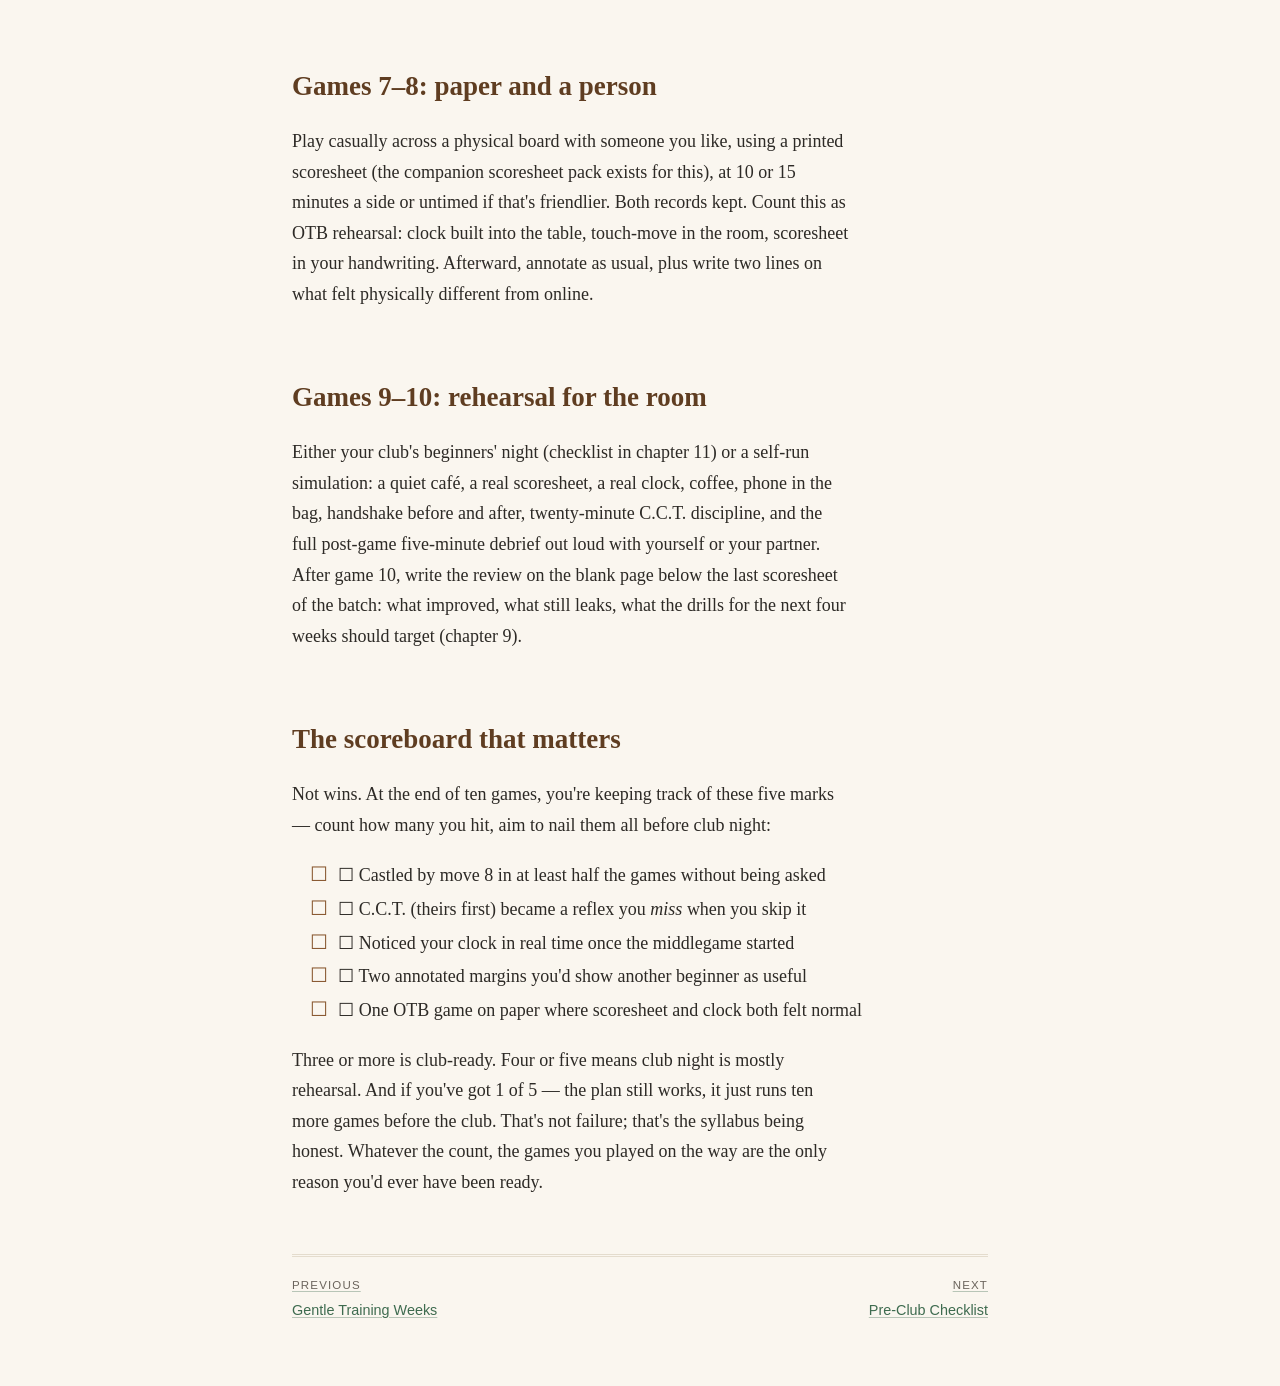
<file: site/10-ten-game-plan.html>
<!DOCTYPE html>
<html lang="en">
<head>
<meta charset="utf-8">
<meta name="viewport" content="width=device-width, initial-scale=1">
<meta name="description" content="Your first ten games, each with one job — a two-month runway from knowing the rules to playing over-the-board like you belong.">
<title>The Ten-Game Starter Plan — The Chess Beginner Comeback Guide</title>
<link rel="stylesheet" href="assets/style.css">
</head>
<body>
<div class="wrap">
<nav class="topnav"><a href="index.html">&larr; Back to the manual</a><span>club-night checklist below &middot; <a href="manual.html">print it all</a></span></nav>
<div class="masthead">
<p class="kicker">The Chess Beginner Comeback Guide</p>
<h1>The Ten-Game Starter Plan</h1>
<p class="summary">Your first ten games, each with one job — a two-month runway from knowing the rules to playing over-the-board like you belong.</p>
</div>
<p>Ten games is the shortest honest curriculum. One game teaches you almost
nothing clean; a hundred is the salary of a coach. But ten games, each with
one deliberate focus, produces a player: someone who knows their own
blunders, manages their clock, and doesn't get flustered by a real room.
Here is the plan — spread it over roughly two months at the gentle-week
pace (chapter 9).</p>
<p><strong>Format notes:</strong> play 1–6 online slow (15+10 style pace unless you have a
better local option), games 7–8 casual over-the-board if a human is
willing, and games 9–10 at or near a club setting. Record and annotate
<em>every</em> game (chapter 5) — the plan runs on the margins, not the results.</p>
<h2>Games 1–2: see the clock, castle early</h2>
<p><strong>Focus one: play the opening by principles only.</strong> e4 or d4 map from
chapter 3, castling by move 8, no queen sorties. That's the entire job.
Result doesn't matter. Don't even look at the evaluation — you're
installing the map.</p>
<p><strong>Focus two (or the second game): notice your clock.</strong> Using the phase
budget (chapter 6), roughly mark where your opening ended. No management
yet — just a feel for where your minutes actually go. First honest data
point: most adults burn their opening budget by move 10 and don't know it.</p>
<h2>Games 3–4: C.C.T. every move</h2>
<p>The whole game is: <em>before every move</em> — checks, captures, threats, theirs
first (chapter 4). You'll fail it repeatedly and that's exactly the point:
the failures cost pennies at this stage and create the habit. Also expect:
these games feel cramped and slow. That's what thinking feels like before
it becomes automatic.</p>
<h2>Games 5–6: the middlegame plan</h2>
<p>After castling, pick <strong>one</strong> middlegame plan and play <em>toward</em> it for the
rest of the game, no matter what develops. The beginner menu, pick one per
game: (a) put a rook on an open/half-open file with a pawn target on it,
(b) trade into a pawn endgame with clean targets, (c) attack the king if,
and only if, more of your pieces are developed than theirs. You will lose
games 5 and/or 6 in new ways. That's the design: the losses cost you a
lesson you can see arriving.</p>
<h2>Games 7–8: paper and a person</h2>
<p>Play casually across a physical board with someone you like, using a
printed scoresheet (the companion scoresheet pack exists for this), at 10
or 15 minutes a side or untimed if that's friendlier. Both records kept.
Count this as OTB rehearsal: clock built into the table, touch-move in the
room, scoresheet in your handwriting. Afterward, annotate as usual, plus
write two lines on what felt physically different from online.</p>
<h2>Games 9–10: rehearsal for the room</h2>
<p>Either your club's beginners' night (checklist in chapter 11) or a self-run
simulation: a quiet café, a real scoresheet, a real clock, coffee, phone in
the bag, handshake before and after, twenty-minute C.C.T. discipline, and
the full post-game five-minute debrief out loud with yourself or your
partner. After game 10, write the review on the blank page below the last
scoresheet of the batch: what improved, what still leaks, what the drills
for the next four weeks should target (chapter 9).</p>
<h2>The scoreboard that matters</h2>
<p>Not wins. At the end of ten games, you're keeping track of these five
marks — count how many you hit, aim to nail them all before club night:</p>
<ul>
<li class="todo">☐ Castled by move 8 in at least half the games without being asked</li>
<li class="todo">☐ C.C.T. (theirs first) became a reflex you <em>miss</em> when you skip it</li>
<li class="todo">☐ Noticed your clock in real time once the middlegame started</li>
<li class="todo">☐ Two annotated margins you'd show another beginner as useful</li>
<li class="todo">☐ One OTB game on paper where scoresheet and clock both felt normal</li>
</ul>
<p>Three or more is club-ready. Four or five means club night is mostly
rehearsal. And if you've got 1 of 5 — the plan still works, it just runs
ten more games before the club. That's not failure; that's the syllabus
being honest. Whatever the count, the games you played on the way are the
only reason you'd ever have been ready.</p>
<nav class="pagenav"><a class="prev" href="09-gentle-training.html"><span class="label">Previous</span>Gentle Training Weeks</a><a class="next" href="11-pre-club-checklist.html"><span class="label">Next</span>Pre-Club Checklist</a></nav>
</div>
</body>
</html>
</file>
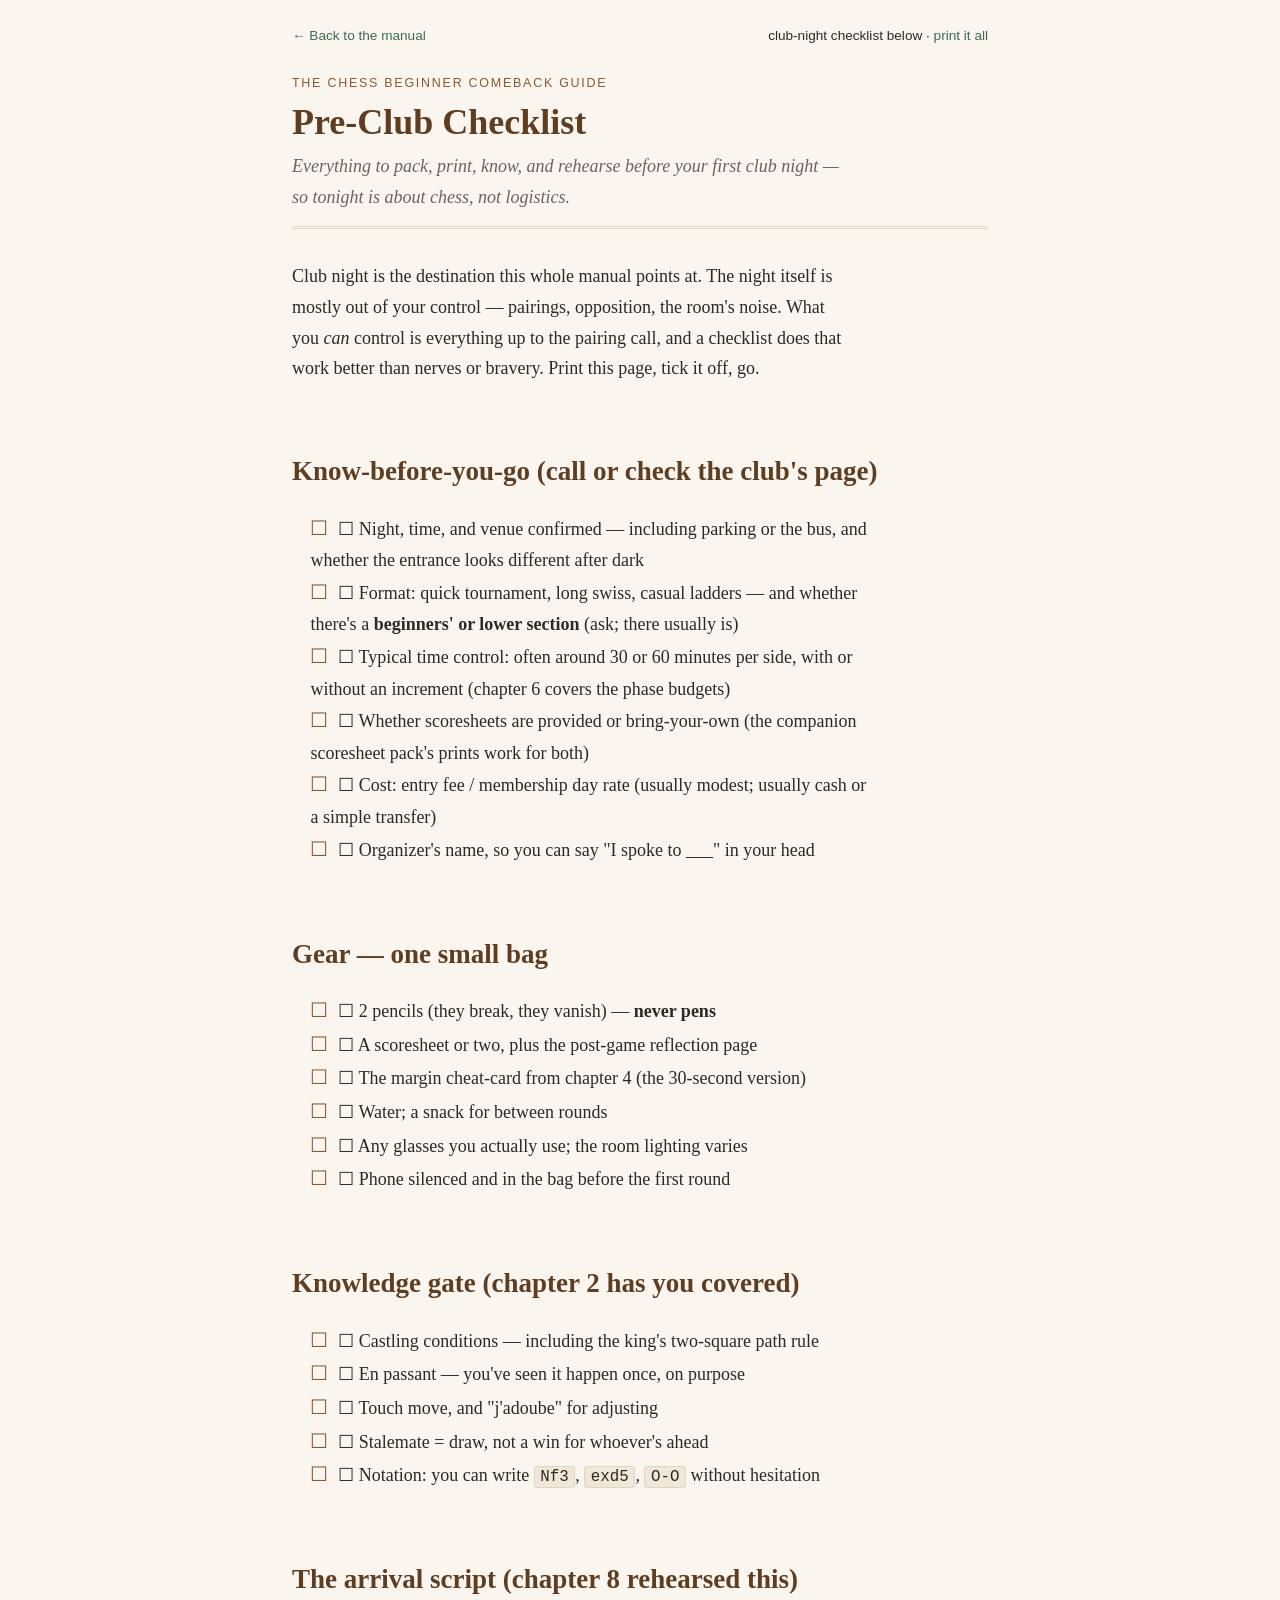
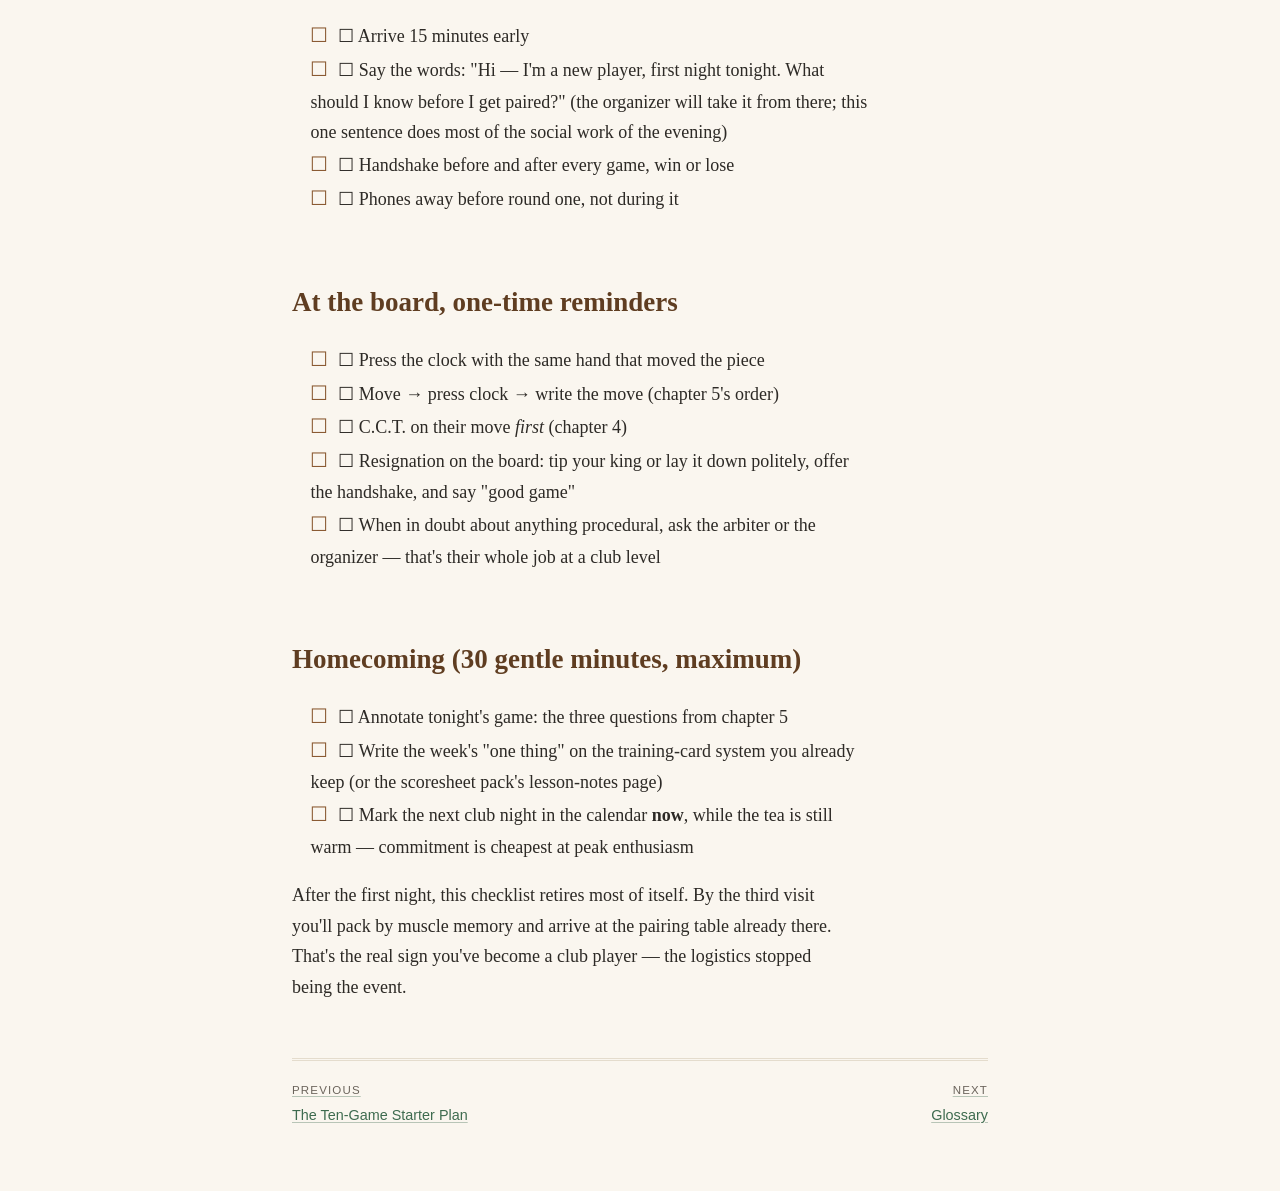
<file: site/11-pre-club-checklist.html>
<!DOCTYPE html>
<html lang="en">
<head>
<meta charset="utf-8">
<meta name="viewport" content="width=device-width, initial-scale=1">
<meta name="description" content="Everything to pack, print, know, and rehearse before your first club night — so tonight is about chess, not logistics.">
<title>Pre-Club Checklist — The Chess Beginner Comeback Guide</title>
<link rel="stylesheet" href="assets/style.css">
</head>
<body>
<div class="wrap">
<nav class="topnav"><a href="index.html">&larr; Back to the manual</a><span>club-night checklist below &middot; <a href="manual.html">print it all</a></span></nav>
<div class="masthead">
<p class="kicker">The Chess Beginner Comeback Guide</p>
<h1>Pre-Club Checklist</h1>
<p class="summary">Everything to pack, print, know, and rehearse before your first club night — so tonight is about chess, not logistics.</p>
</div>
<p>Club night is the destination this whole manual points at. The night itself
is mostly out of your control — pairings, opposition, the room's noise. What
you <em>can</em> control is everything up to the pairing call, and a checklist does
that work better than nerves or bravery. Print this page, tick it off, go.</p>
<h2>Know-before-you-go (call or check the club's page)</h2>
<ul>
<li class="todo">☐ Night, time, and venue confirmed — including parking or the bus, and
      whether the entrance looks different after dark</li>
<li class="todo">☐ Format: quick tournament, long swiss, casual ladders — and whether
      there's a <strong>beginners' or lower section</strong> (ask; there usually is)</li>
<li class="todo">☐ Typical time control: often around 30 or 60 minutes per side, with or
      without an increment (chapter 6 covers the phase budgets)</li>
<li class="todo">☐ Whether scoresheets are provided or bring-your-own (the companion
      scoresheet pack's prints work for both)</li>
<li class="todo">☐ Cost: entry fee / membership day rate (usually modest; usually cash or
      a simple transfer)</li>
<li class="todo">☐ Organizer's name, so you can say "I spoke to ___" in your head</li>
</ul>
<h2>Gear — one small bag</h2>
<ul>
<li class="todo">☐ 2 pencils (they break, they vanish) — <strong>never pens</strong></li>
<li class="todo">☐ A scoresheet or two, plus the post-game reflection page</li>
<li class="todo">☐ The margin cheat-card from chapter 4 (the 30-second version)</li>
<li class="todo">☐ Water; a snack for between rounds</li>
<li class="todo">☐ Any glasses you actually use; the room lighting varies</li>
<li class="todo">☐ Phone silenced and in the bag before the first round</li>
</ul>
<h2>Knowledge gate (chapter 2 has you covered)</h2>
<ul>
<li class="todo">☐ Castling conditions — including the king's two-square path rule</li>
<li class="todo">☐ En passant — you've seen it happen once, on purpose</li>
<li class="todo">☐ Touch move, and "j'adoube" for adjusting</li>
<li class="todo">☐ Stalemate = draw, not a win for whoever's ahead</li>
<li class="todo">☐ Notation: you can write <code>Nf3</code>, <code>exd5</code>, <code>O-O</code> without hesitation</li>
</ul>
<h2>The arrival script (chapter 8 rehearsed this)</h2>
<ul>
<li class="todo">☐ Arrive 15 minutes early</li>
<li class="todo">☐ Say the words: "Hi — I'm a new player, first night tonight. What
      should I know before I get paired?" (the organizer will take it
      from there; this one sentence does most of the social work of the
      evening)</li>
<li class="todo">☐ Handshake before and after every game, win or lose</li>
<li class="todo">☐ Phones away before round one, not during it</li>
</ul>
<h2>At the board, one-time reminders</h2>
<ul>
<li class="todo">☐ Press the clock with the same hand that moved the piece</li>
<li class="todo">☐ Move → press clock → write the move (chapter 5's order)</li>
<li class="todo">☐ C.C.T. on their move <em>first</em> (chapter 4)</li>
<li class="todo">☐ Resignation on the board: tip your king or lay it down politely, offer
      the handshake, and say "good game"</li>
<li class="todo">☐ When in doubt about anything procedural, ask the arbiter or the
      organizer — that's their whole job at a club level</li>
</ul>
<h2>Homecoming (30 gentle minutes, maximum)</h2>
<ul>
<li class="todo">☐ Annotate tonight's game: the three questions from chapter 5</li>
<li class="todo">☐ Write the week's "one thing" on the training-card system you already
      keep (or the scoresheet pack's lesson-notes page)</li>
<li class="todo">☐ Mark the next club night in the calendar <strong>now</strong>, while the tea is
      still warm — commitment is cheapest at peak enthusiasm</li>
</ul>
<p>After the first night, this checklist retires most of itself. By the third
visit you'll pack by muscle memory and arrive at the pairing table already
there. That's the real sign you've become a club player — the logistics
stopped being the event.</p>
<nav class="pagenav"><a class="prev" href="10-ten-game-plan.html"><span class="label">Previous</span>The Ten-Game Starter Plan</a><a class="next" href="12-glossary.html"><span class="label">Next</span>Glossary</a></nav>
</div>
</body>
</html>
</file>
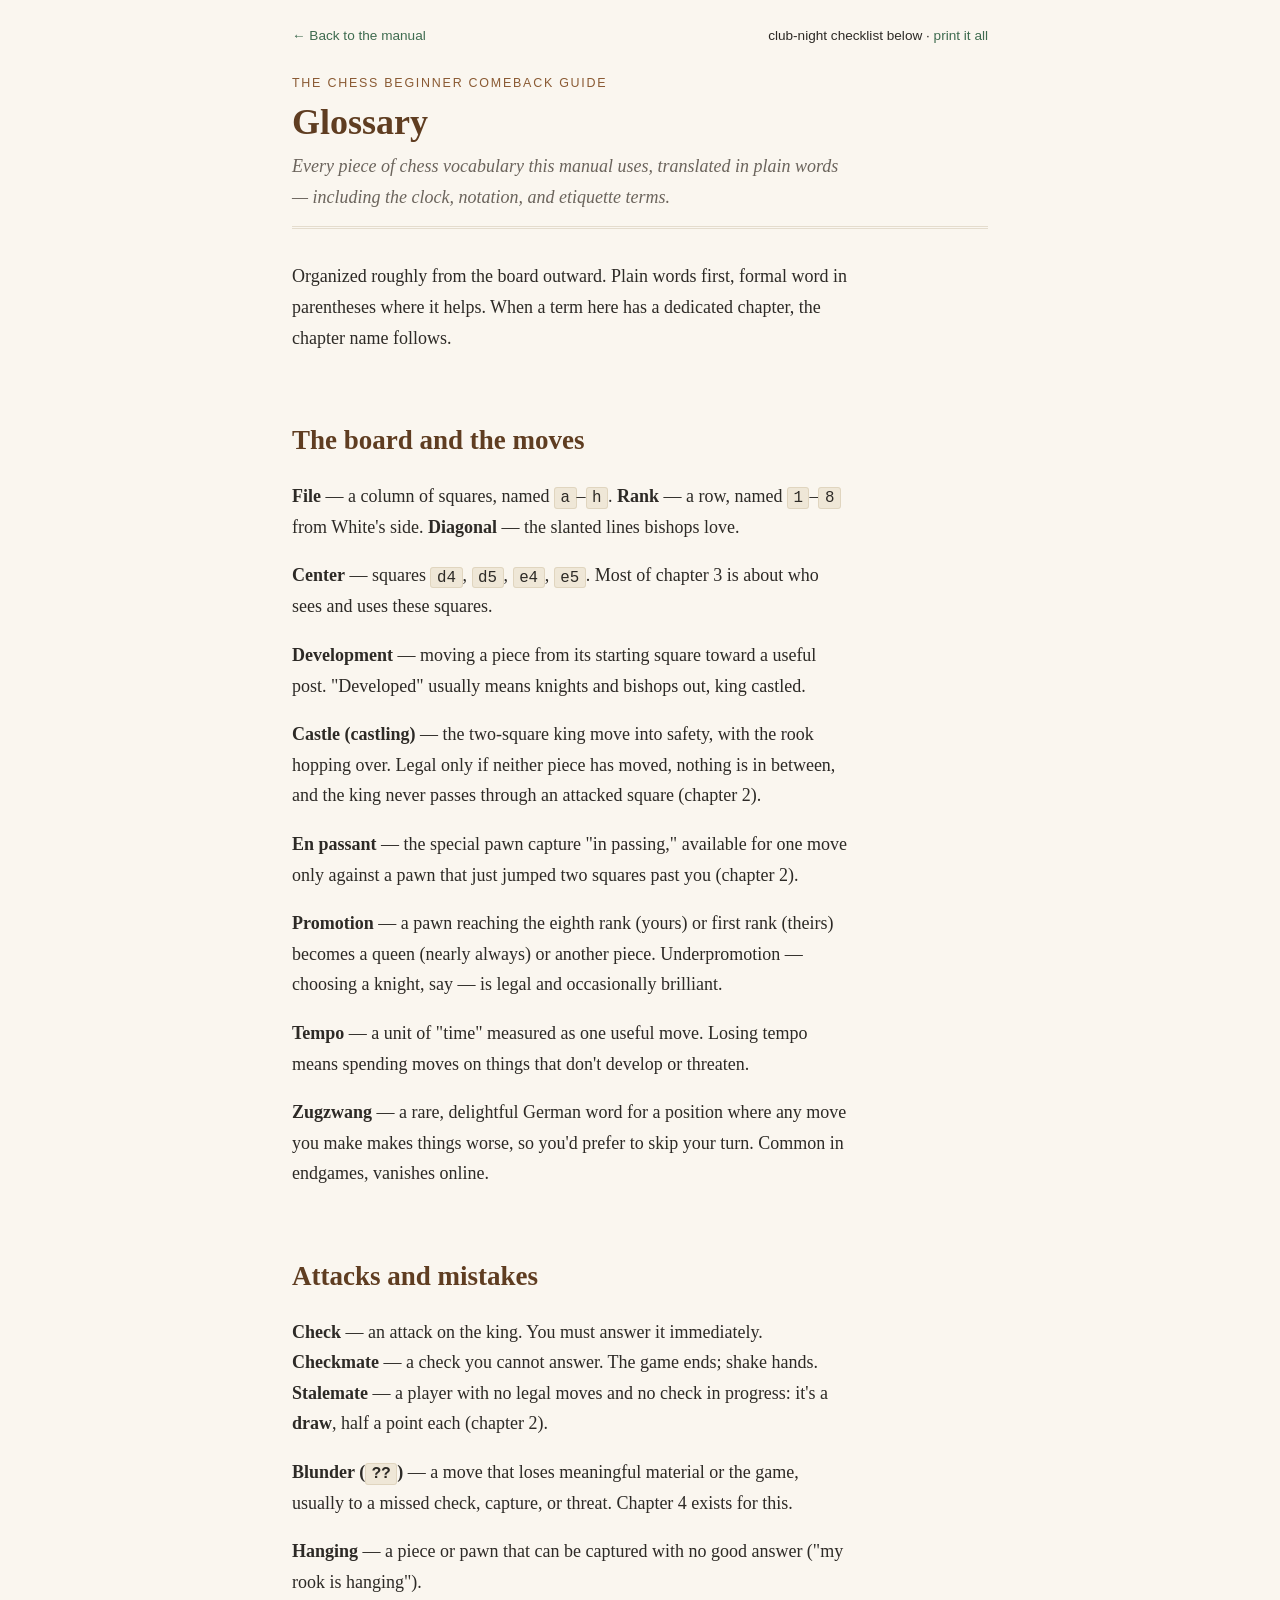
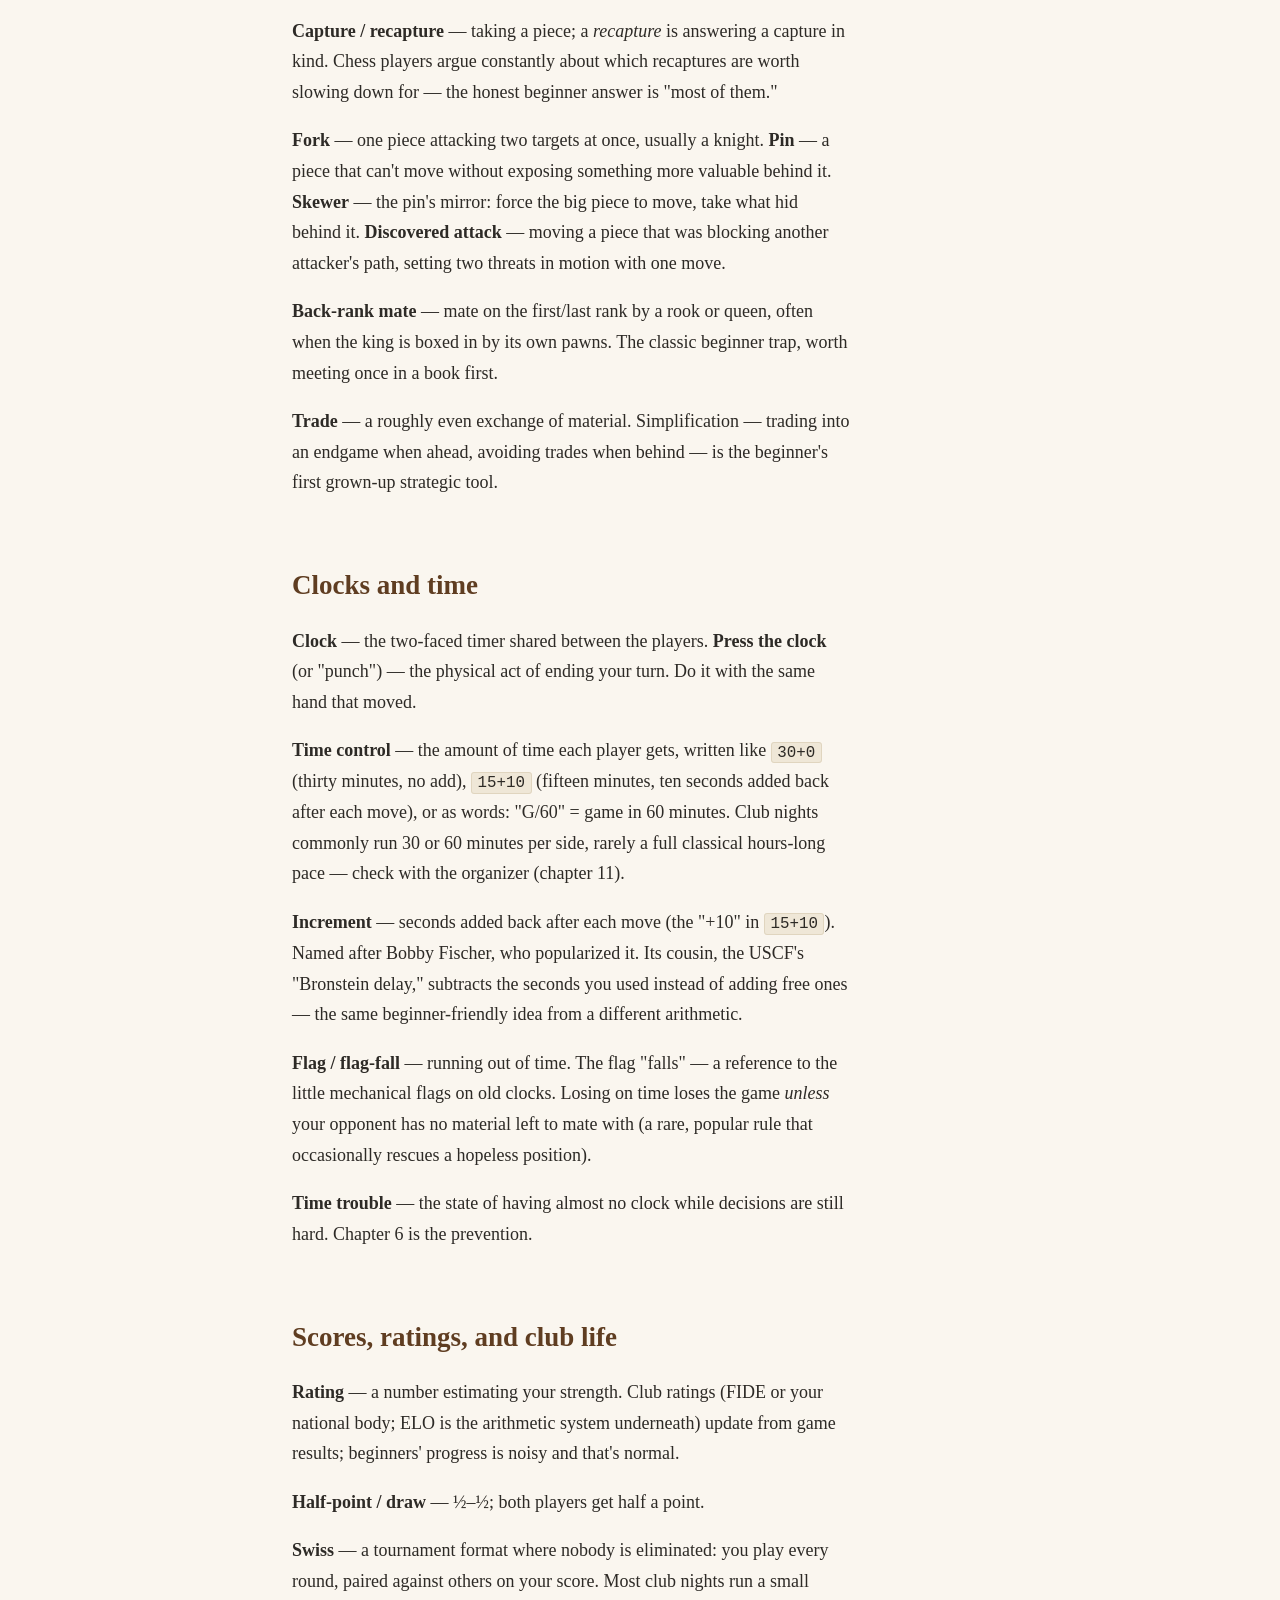
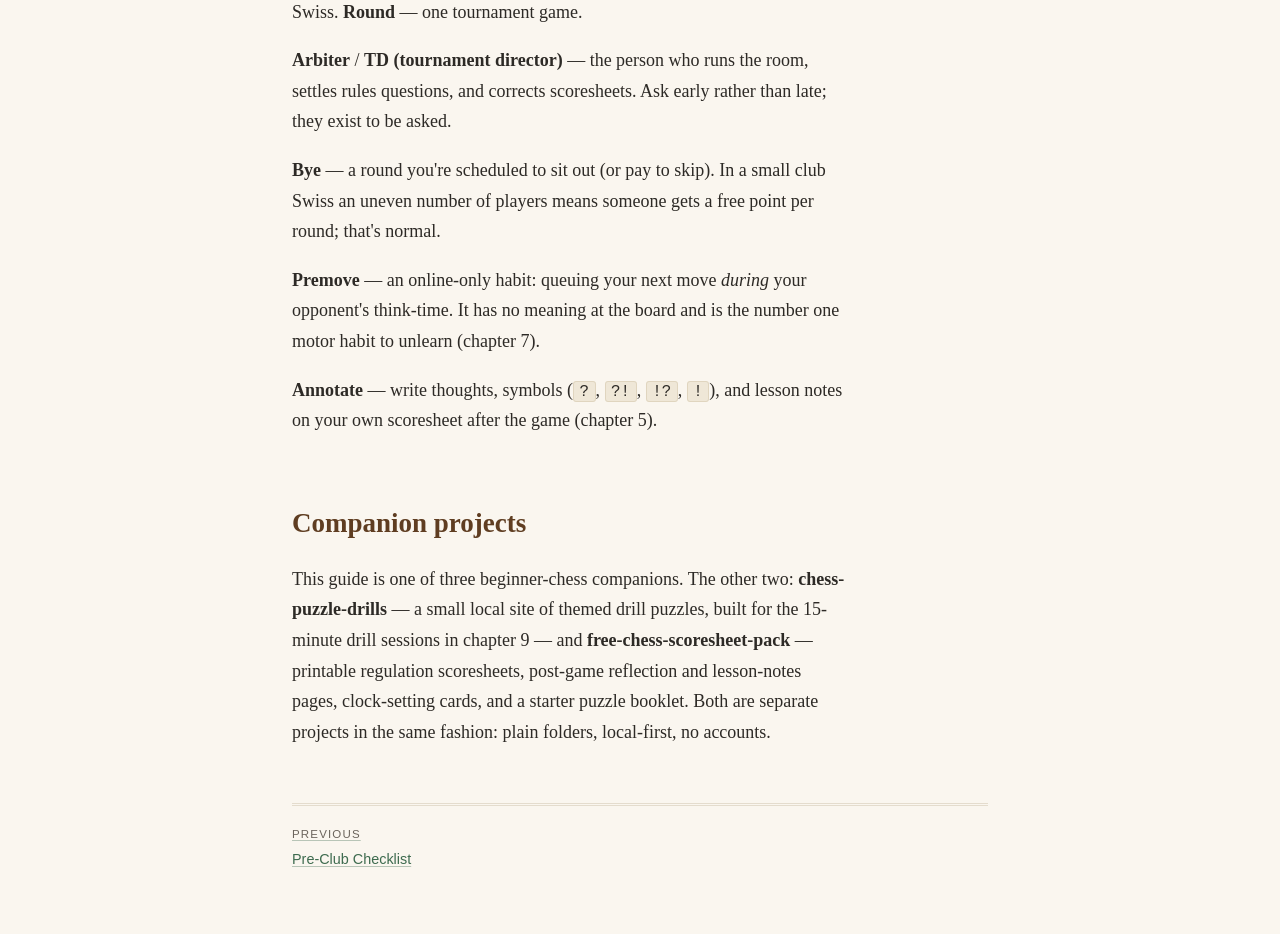
<file: site/12-glossary.html>
<!DOCTYPE html>
<html lang="en">
<head>
<meta charset="utf-8">
<meta name="viewport" content="width=device-width, initial-scale=1">
<meta name="description" content="Every piece of chess vocabulary this manual uses, translated in plain words — including the clock, notation, and etiquette terms.">
<title>Glossary — The Chess Beginner Comeback Guide</title>
<link rel="stylesheet" href="assets/style.css">
</head>
<body>
<div class="wrap">
<nav class="topnav"><a href="index.html">&larr; Back to the manual</a><span>club-night checklist below &middot; <a href="manual.html">print it all</a></span></nav>
<div class="masthead">
<p class="kicker">The Chess Beginner Comeback Guide</p>
<h1>Glossary</h1>
<p class="summary">Every piece of chess vocabulary this manual uses, translated in plain words — including the clock, notation, and etiquette terms.</p>
</div>
<p>Organized roughly from the board outward. Plain words first, formal word in
parentheses where it helps. When a term here has a dedicated chapter, the
chapter name follows.</p>
<h2>The board and the moves</h2>
<p><strong>File</strong> — a column of squares, named <code>a</code>–<code>h</code>. <strong>Rank</strong> — a row, named <code>1</code>–<code>8</code>
from White's side. <strong>Diagonal</strong> — the slanted lines bishops love.</p>
<p><strong>Center</strong> — squares <code>d4</code>, <code>d5</code>, <code>e4</code>, <code>e5</code>. Most of chapter 3 is about who
sees and uses these squares.</p>
<p><strong>Development</strong> — moving a piece from its starting square toward a useful
post. "Developed" usually means knights and bishops out, king castled.</p>
<p><strong>Castle (castling)</strong> — the two-square king move into safety, with the rook
hopping over. Legal only if neither piece has moved, nothing is in between,
and the king never passes through an attacked square (chapter 2).</p>
<p><strong>En passant</strong> — the special pawn capture "in passing," available for one
move only against a pawn that just jumped two squares past you (chapter 2).</p>
<p><strong>Promotion</strong> — a pawn reaching the eighth rank (yours) or first rank
(theirs) becomes a queen (nearly always) or another piece. Underpromotion —
choosing a knight, say — is legal and occasionally brilliant.</p>
<p><strong>Tempo</strong> — a unit of "time" measured as one useful move. Losing tempo means
spending moves on things that don't develop or threaten.</p>
<p><strong>Zugzwang</strong> — a rare, delightful German word for a position where any move
you make makes things worse, so you'd prefer to skip your turn. Common in
endgames, vanishes online.</p>
<h2>Attacks and mistakes</h2>
<p><strong>Check</strong> — an attack on the king. You must answer it immediately.
<strong>Checkmate</strong> — a check you cannot answer. The game ends; shake hands.
<strong>Stalemate</strong> — a player with no legal moves and no check in progress: it's
a <strong>draw</strong>, half a point each (chapter 2).</p>
<p><strong>Blunder (<code>??</code>)</strong> — a move that loses meaningful material or the game,
usually to a missed check, capture, or threat. Chapter 4 exists for this.</p>
<p><strong>Hanging</strong> — a piece or pawn that can be captured with no good answer
("my rook is hanging").</p>
<p><strong>Capture / recapture</strong> — taking a piece; a <em>recapture</em> is answering a
capture in kind. Chess players argue constantly about which recaptures are
worth slowing down for — the honest beginner answer is "most of them."</p>
<p><strong>Fork</strong> — one piece attacking two targets at once, usually a knight.
<strong>Pin</strong> — a piece that can't move without exposing something more valuable
behind it. <strong>Skewer</strong> — the pin's mirror: force the big piece to move, take
what hid behind it. <strong>Discovered attack</strong> — moving a piece that was blocking
another attacker's path, setting two threats in motion with one move.</p>
<p><strong>Back-rank mate</strong> — mate on the first/last rank by a rook or queen, often
when the king is boxed in by its own pawns. The classic beginner trap, worth
meeting once in a book first.</p>
<p><strong>Trade</strong> — a roughly even exchange of material. Simplification — trading
into an endgame when ahead, avoiding trades when behind — is the beginner's
first grown-up strategic tool.</p>
<h2>Clocks and time</h2>
<p><strong>Clock</strong> — the two-faced timer shared between the players. <strong>Press the
clock</strong> (or "punch") — the physical act of ending your turn. Do it with the
same hand that moved.</p>
<p><strong>Time control</strong> — the amount of time each player gets, written like <code>30+0</code>
(thirty minutes, no add), <code>15+10</code> (fifteen minutes, ten seconds added back
after each move), or as words: "G/60" = game in 60 minutes. Club nights
commonly run 30 or 60 minutes per side, rarely a full classical hours-long
pace — check with the organizer (chapter 11).</p>
<p><strong>Increment</strong> — seconds added back after each move (the "+10" in <code>15+10</code>).
Named after Bobby Fischer, who popularized it. Its cousin, the USCF's
"Bronstein delay," subtracts the seconds you used instead of adding free
ones — the same beginner-friendly idea from a different arithmetic.</p>
<p><strong>Flag / flag-fall</strong> — running out of time. The flag "falls" — a reference
to the little mechanical flags on old clocks. Losing on time loses the game
<em>unless</em> your opponent has no material left to mate with (a rare, popular
rule that occasionally rescues a hopeless position).</p>
<p><strong>Time trouble</strong> — the state of having almost no clock while decisions are
still hard. Chapter 6 is the prevention.</p>
<h2>Scores, ratings, and club life</h2>
<p><strong>Rating</strong> — a number estimating your strength. Club ratings (FIDE or your
national body; ELO is the arithmetic system underneath) update from game
results; beginners' progress is noisy and that's normal.</p>
<p><strong>Half-point / draw</strong> — ½–½; both players get half a point.</p>
<p><strong>Swiss</strong> — a tournament format where nobody is eliminated: you play every
round, paired against others on your score. Most club nights run a small
Swiss. <strong>Round</strong> — one tournament game.</p>
<p><strong>Arbiter</strong> / <strong>TD (tournament director)</strong> — the person who runs the room,
settles rules questions, and corrects scoresheets. Ask early rather than
late; they exist to be asked.</p>
<p><strong>Bye</strong> — a round you're scheduled to sit out (or pay to skip). In a small
club Swiss an uneven number of players means someone gets a free point per
round; that's normal.</p>
<p><strong>Premove</strong> — an online-only habit: queuing your next move <em>during</em> your
opponent's think-time. It has no meaning at the board and is the number one
motor habit to unlearn (chapter 7).</p>
<p><strong>Annotate</strong> — write thoughts, symbols (<code>?</code>, <code>?!</code>, <code>!?</code>, <code>!</code>), and lesson
notes on your own scoresheet after the game (chapter 5).</p>
<h2>Companion projects</h2>
<p>This guide is one of three beginner-chess companions. The other two:
<strong>chess-puzzle-drills</strong> — a small local site of themed drill puzzles, built
for the 15-minute drill sessions in chapter 9 — and <strong>free-chess-scoresheet-pack</strong>
— printable regulation scoresheets, post-game reflection and lesson-notes
pages, clock-setting cards, and a starter puzzle booklet. Both are separate
projects in the same fashion: plain folders, local-first, no accounts.</p>
<nav class="pagenav"><a class="prev" href="11-pre-club-checklist.html"><span class="label">Previous</span>Pre-Club Checklist</a><span class="next"></span></nav>
</div>
</body>
</html>
</file>
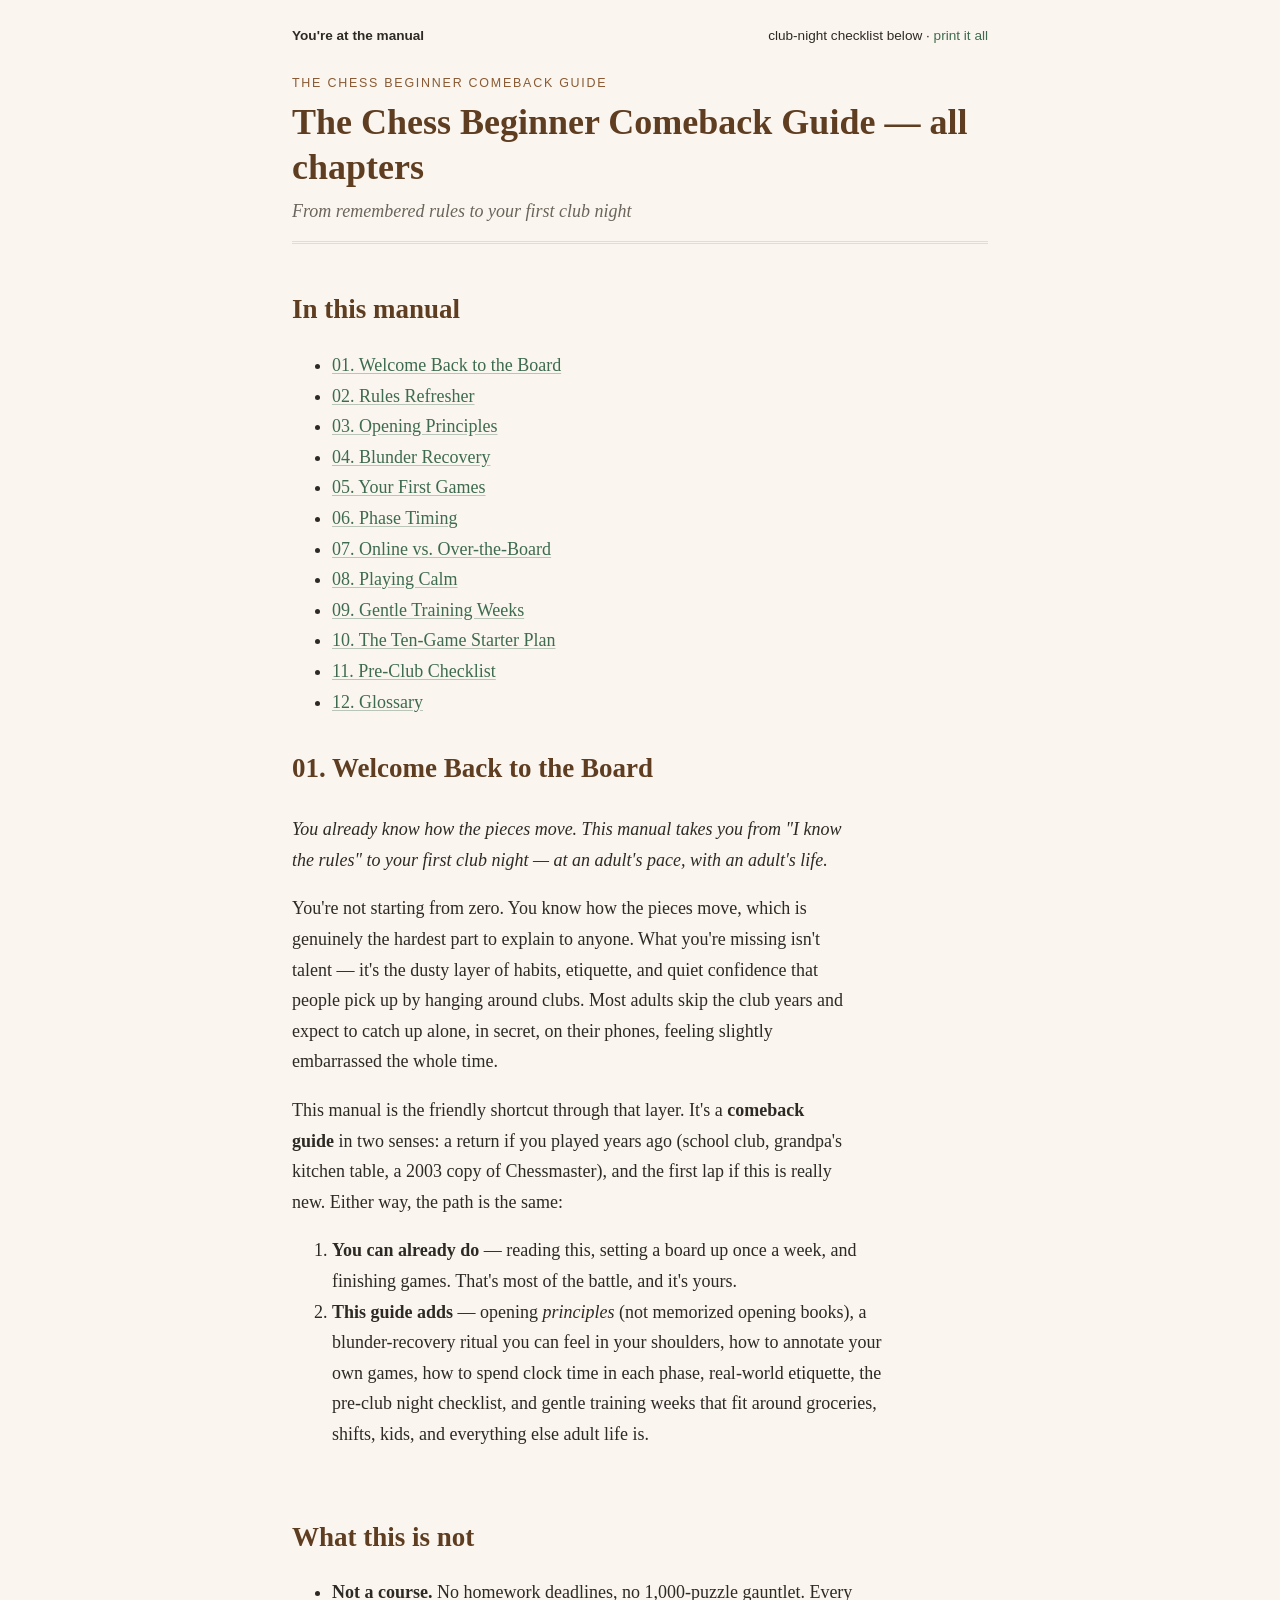
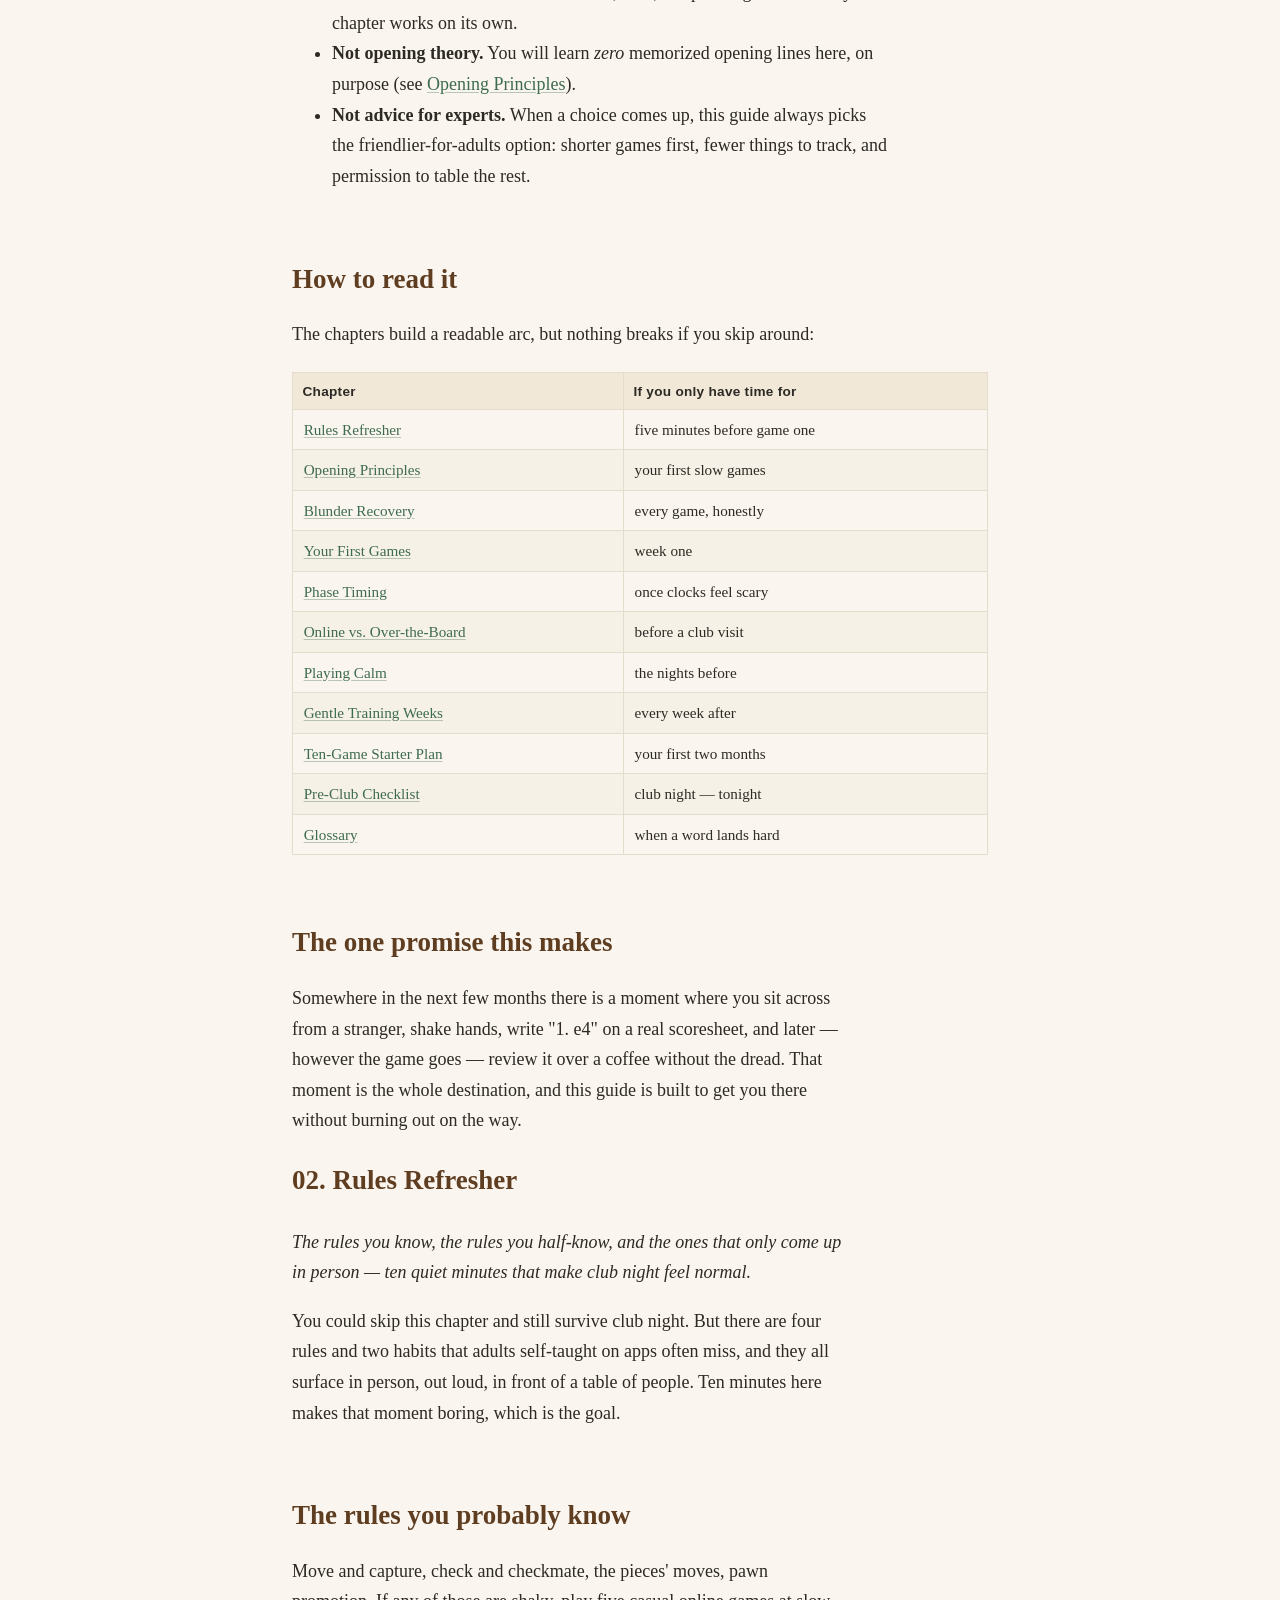
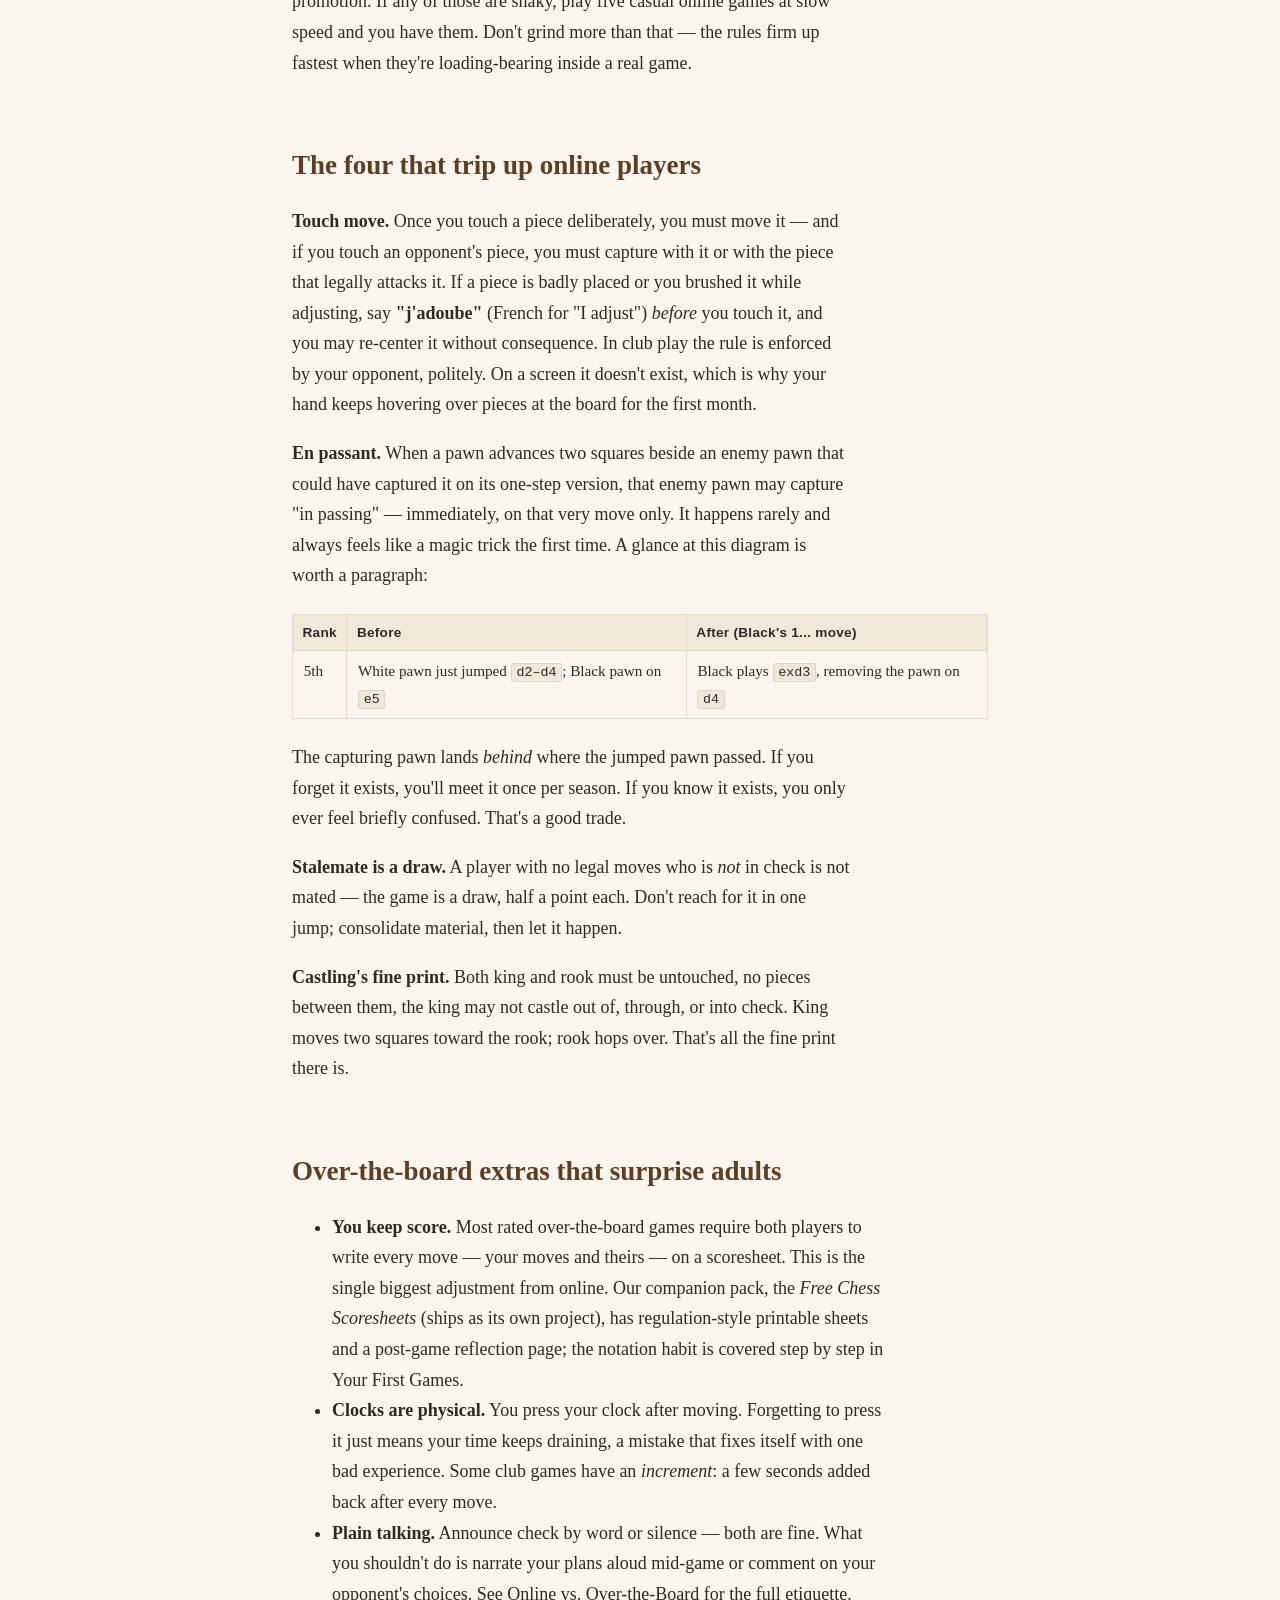
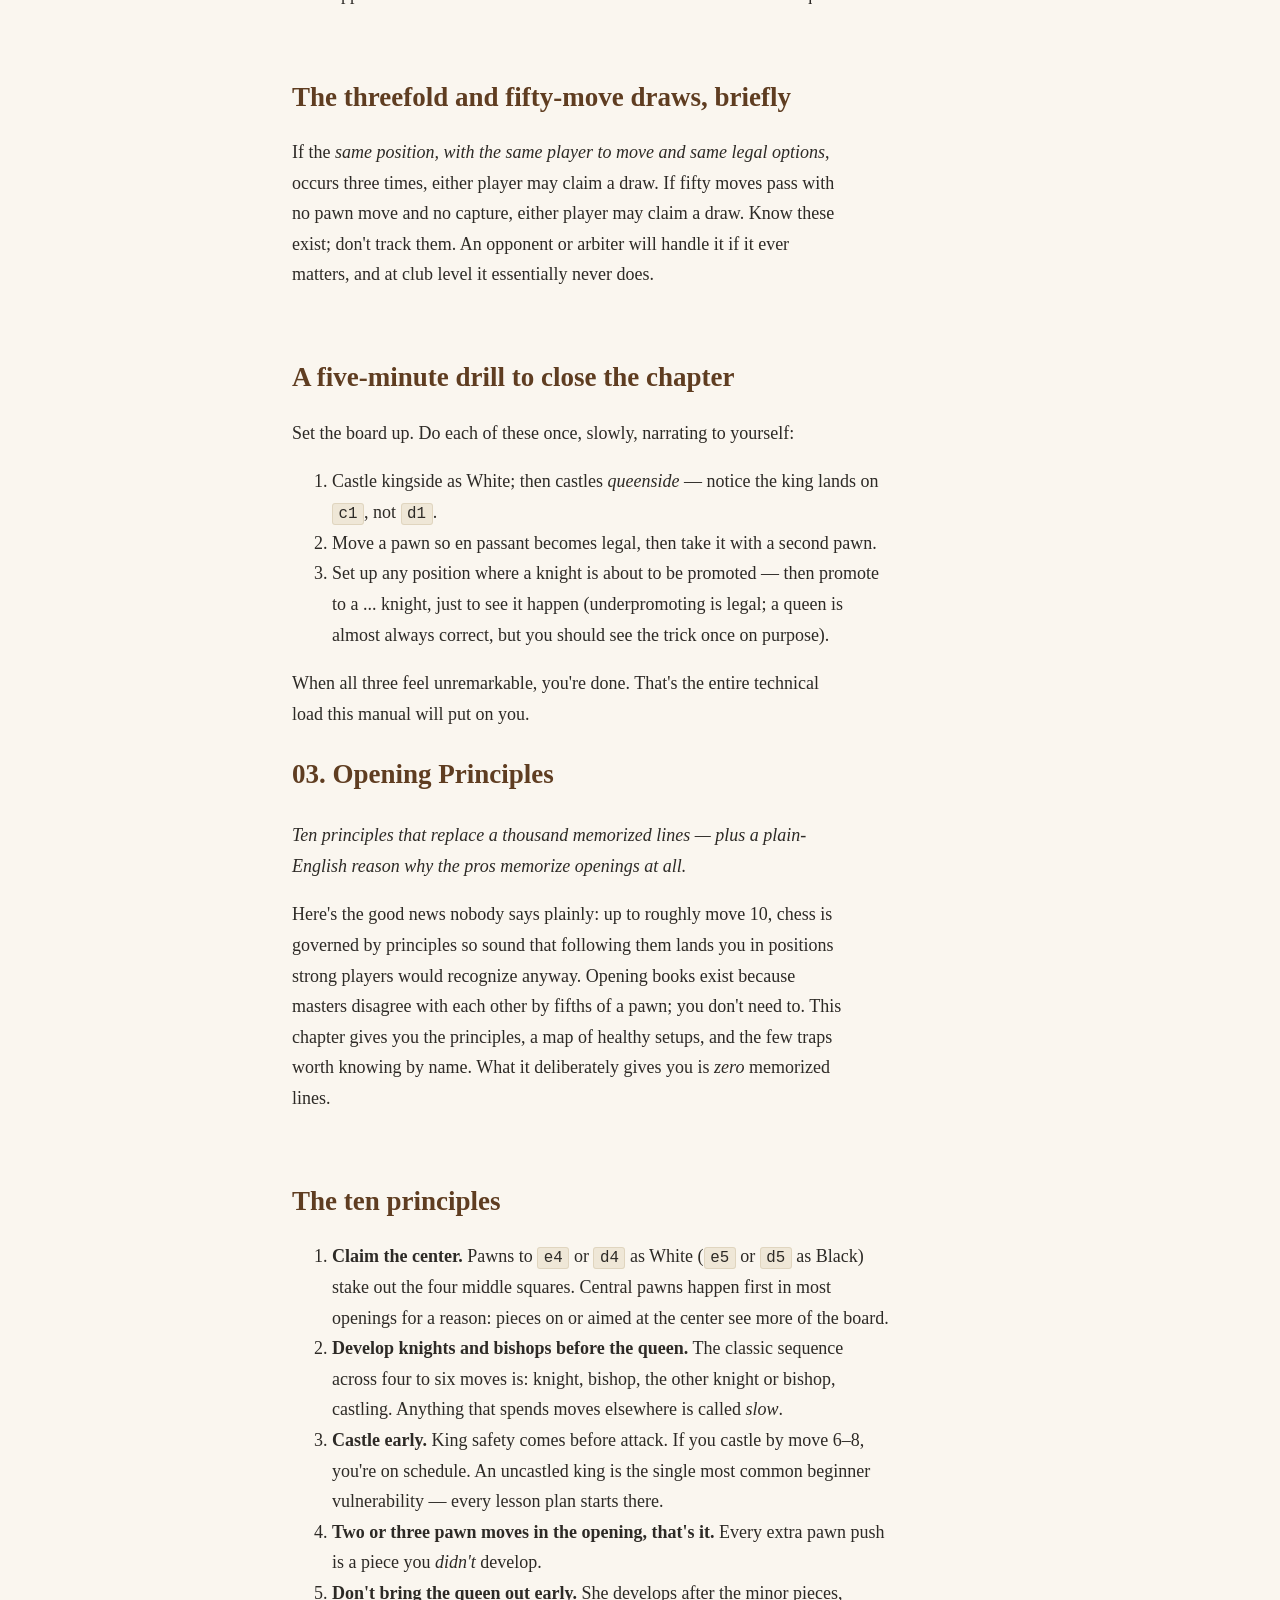
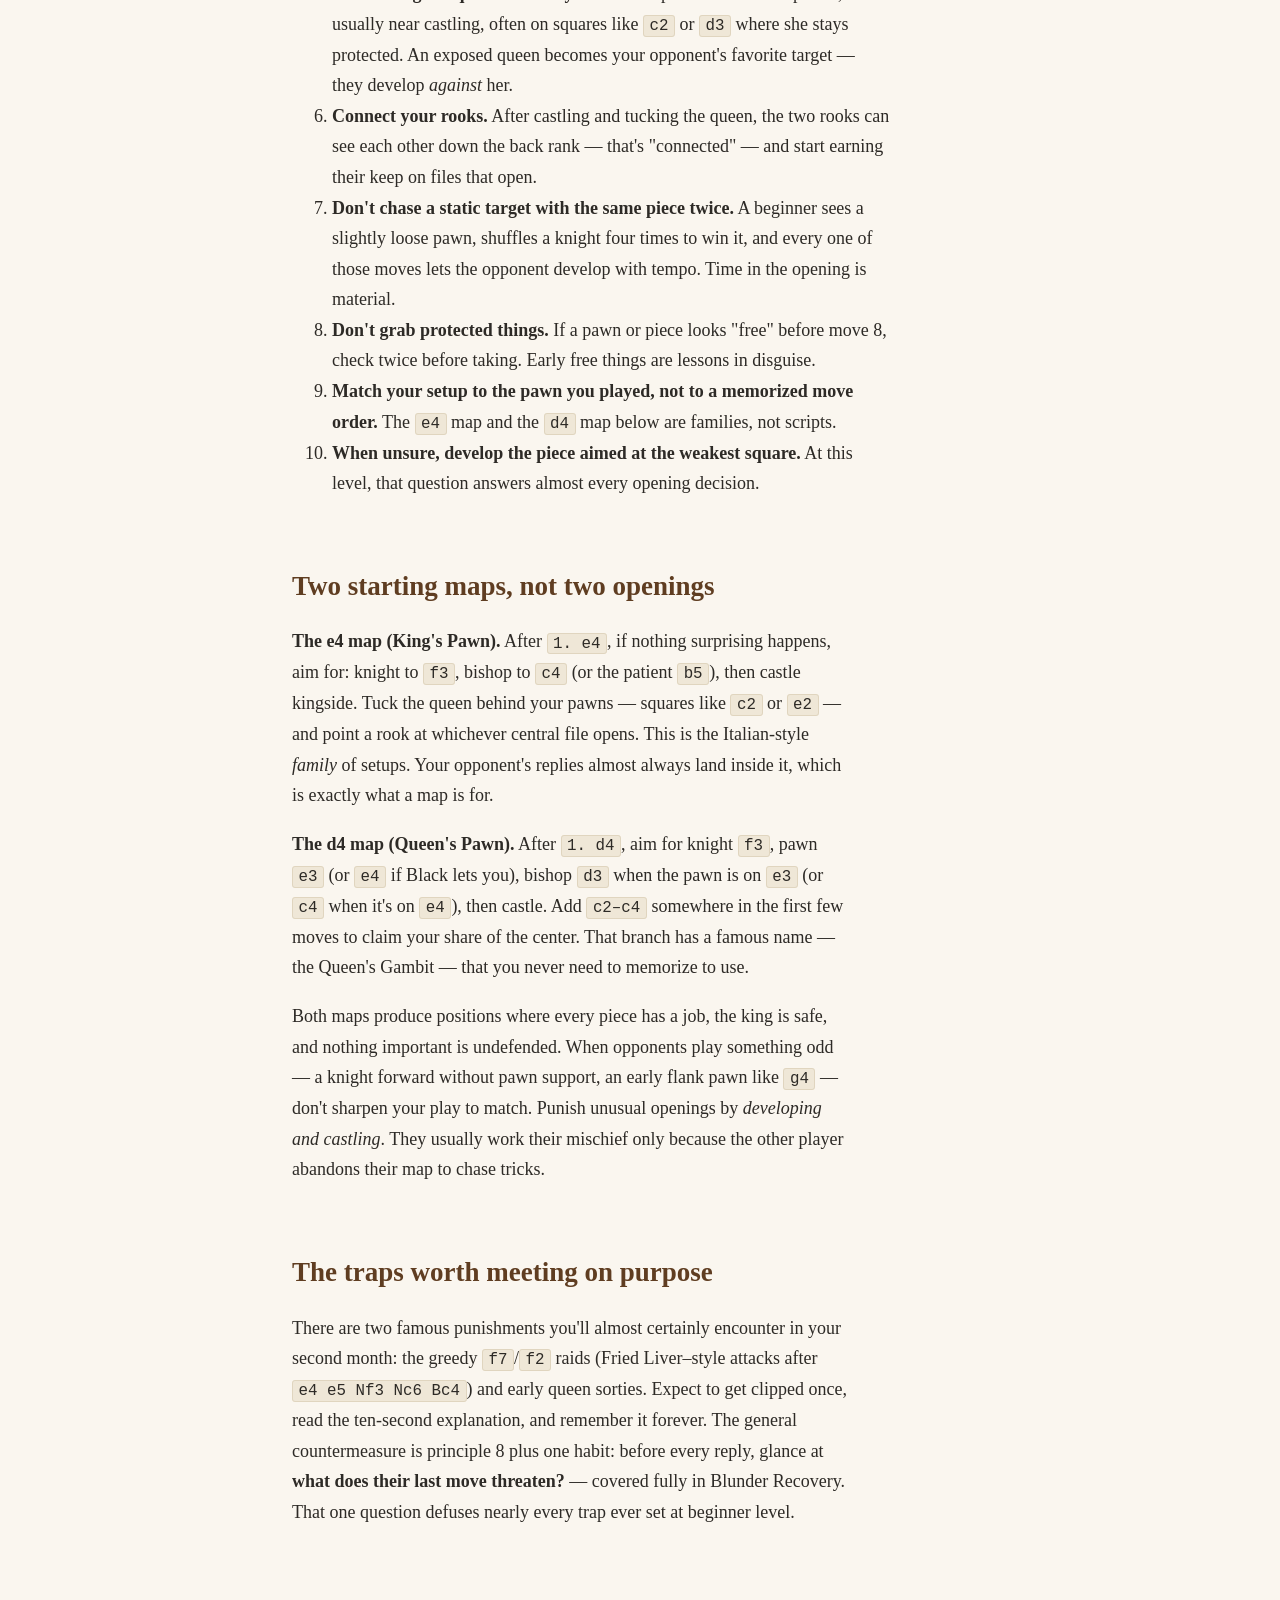
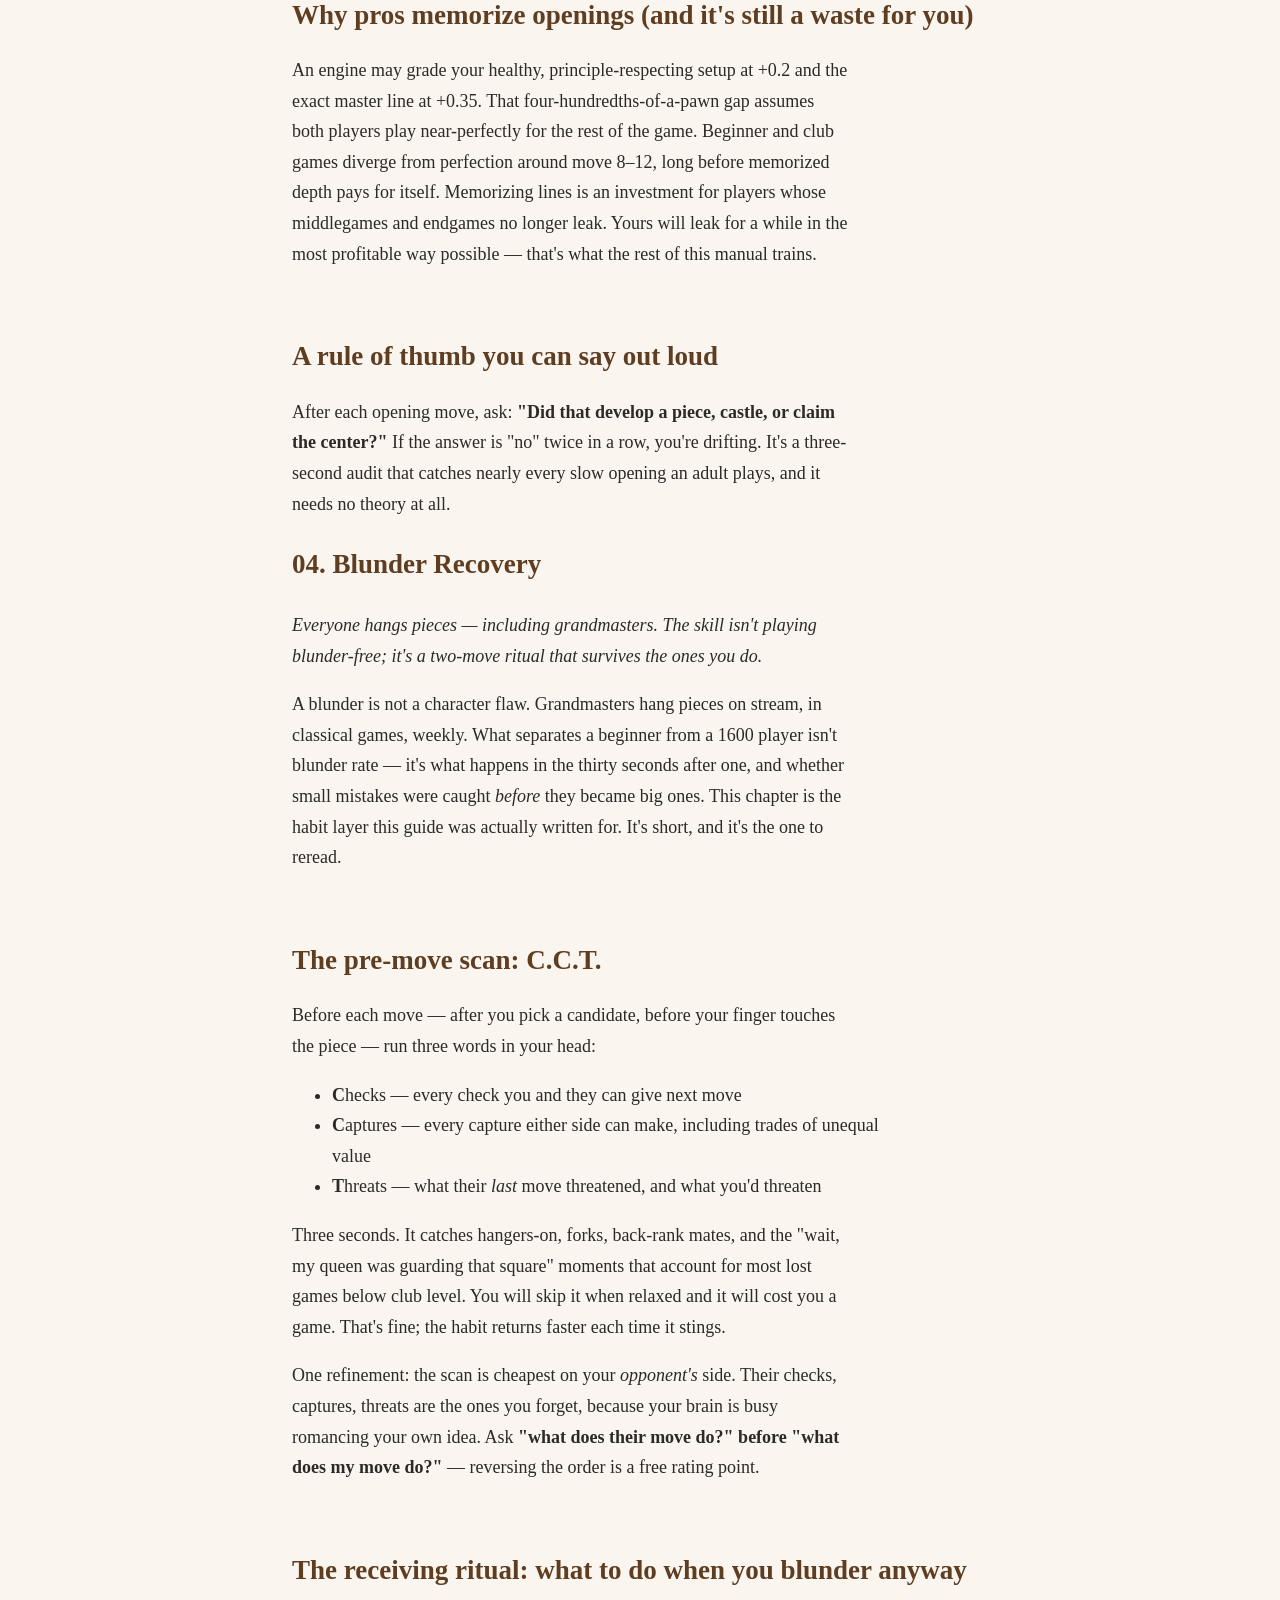
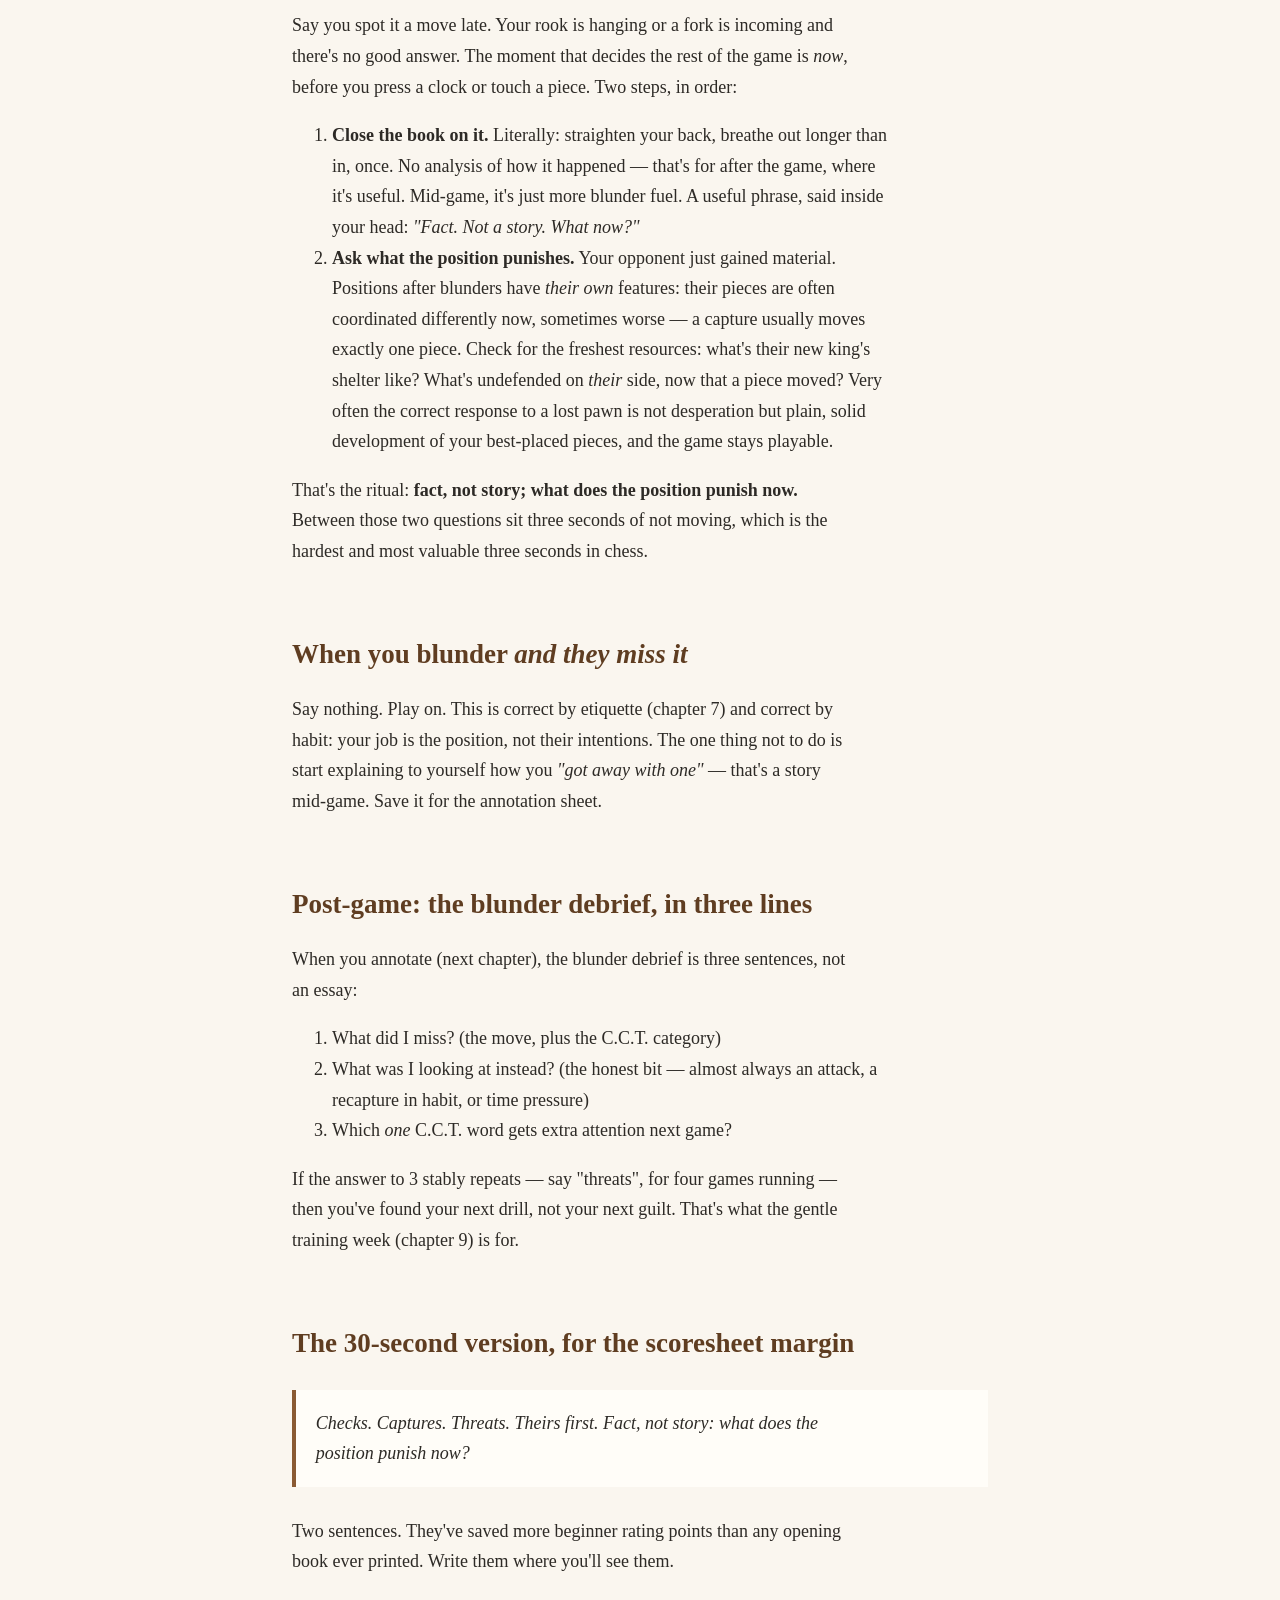
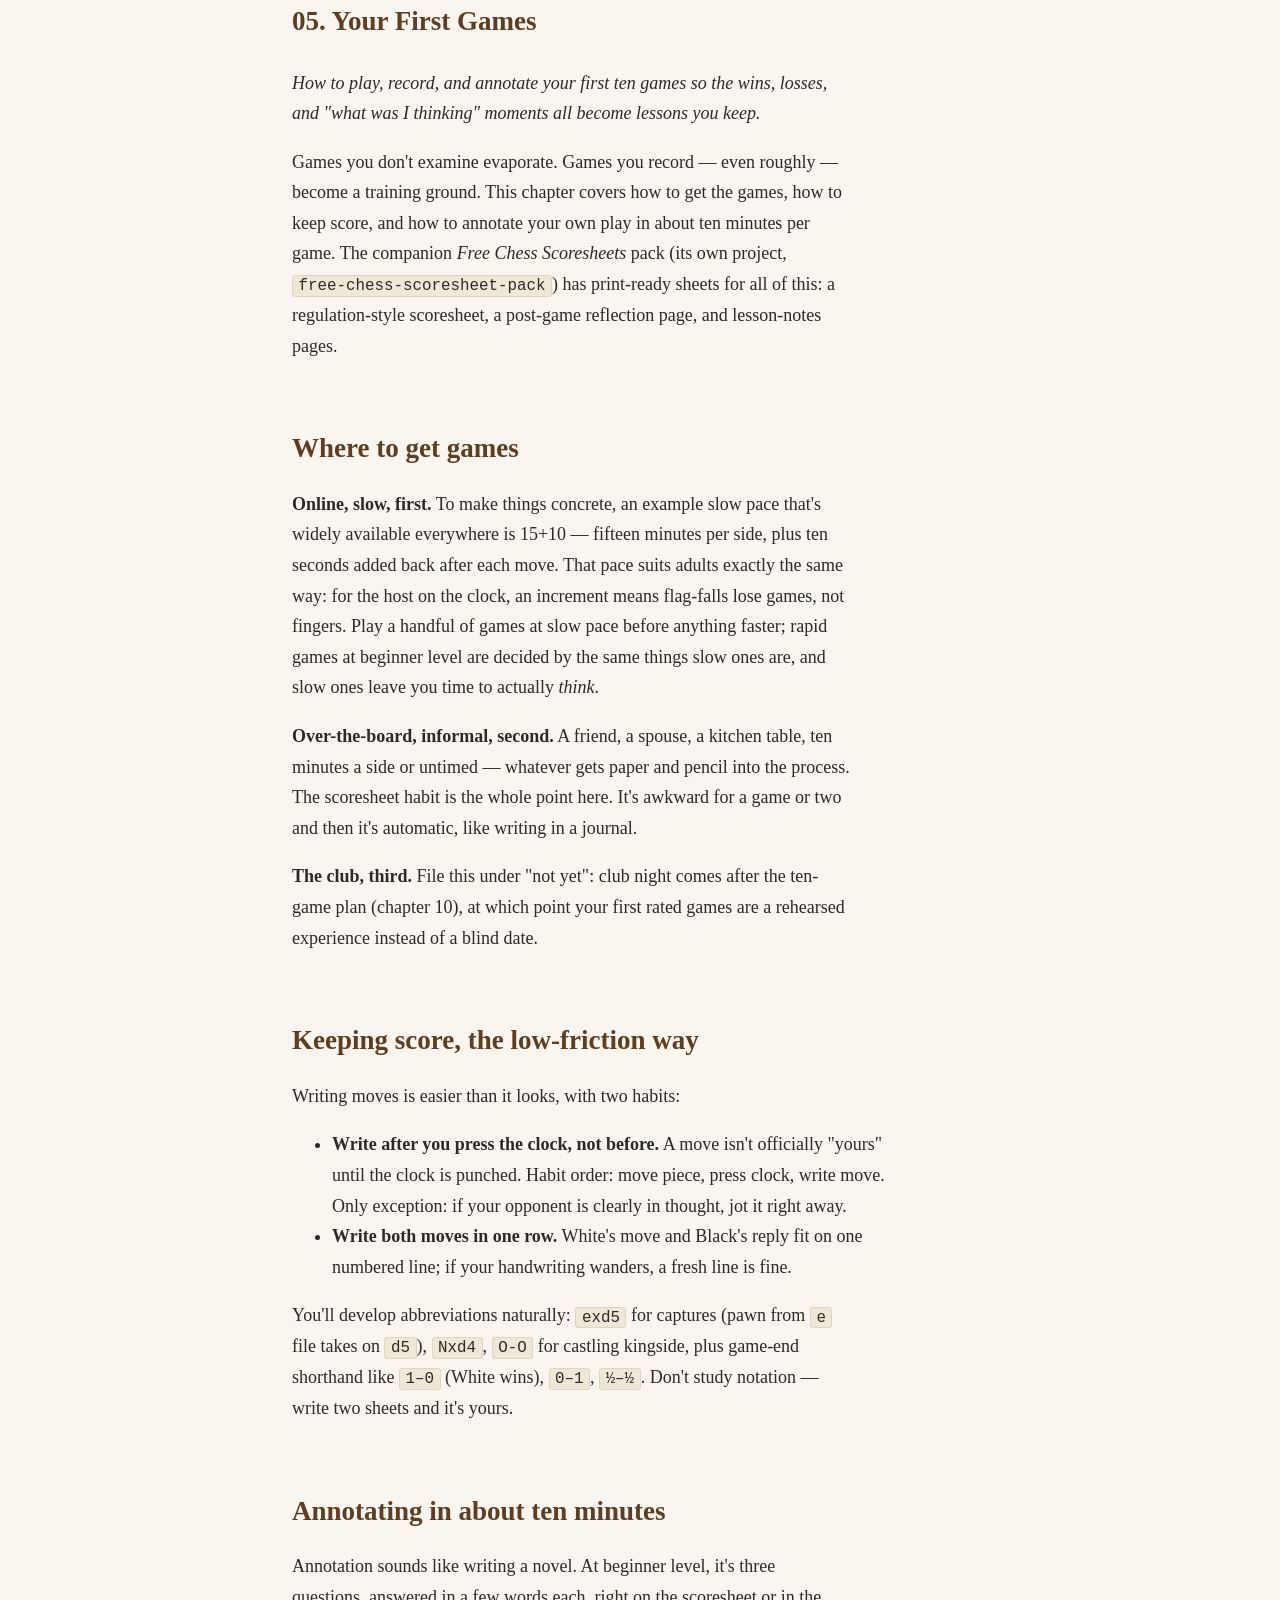
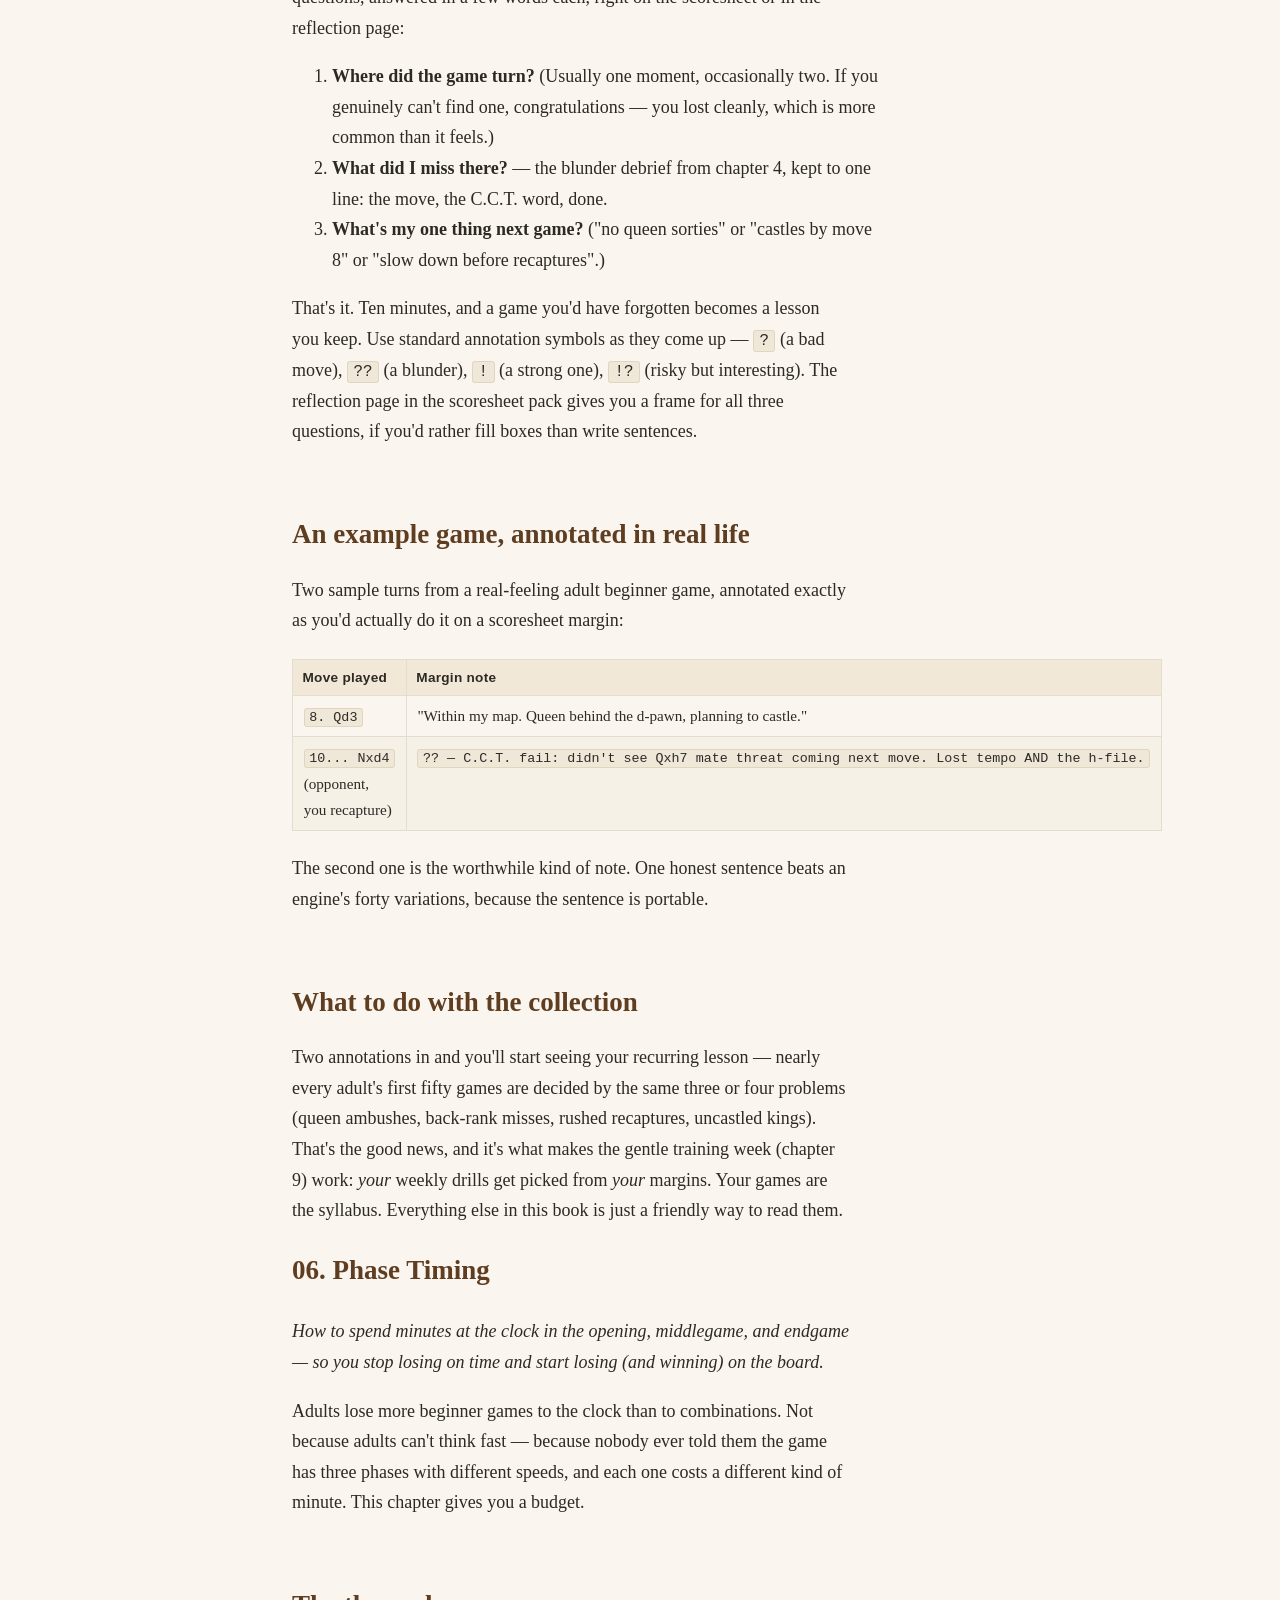
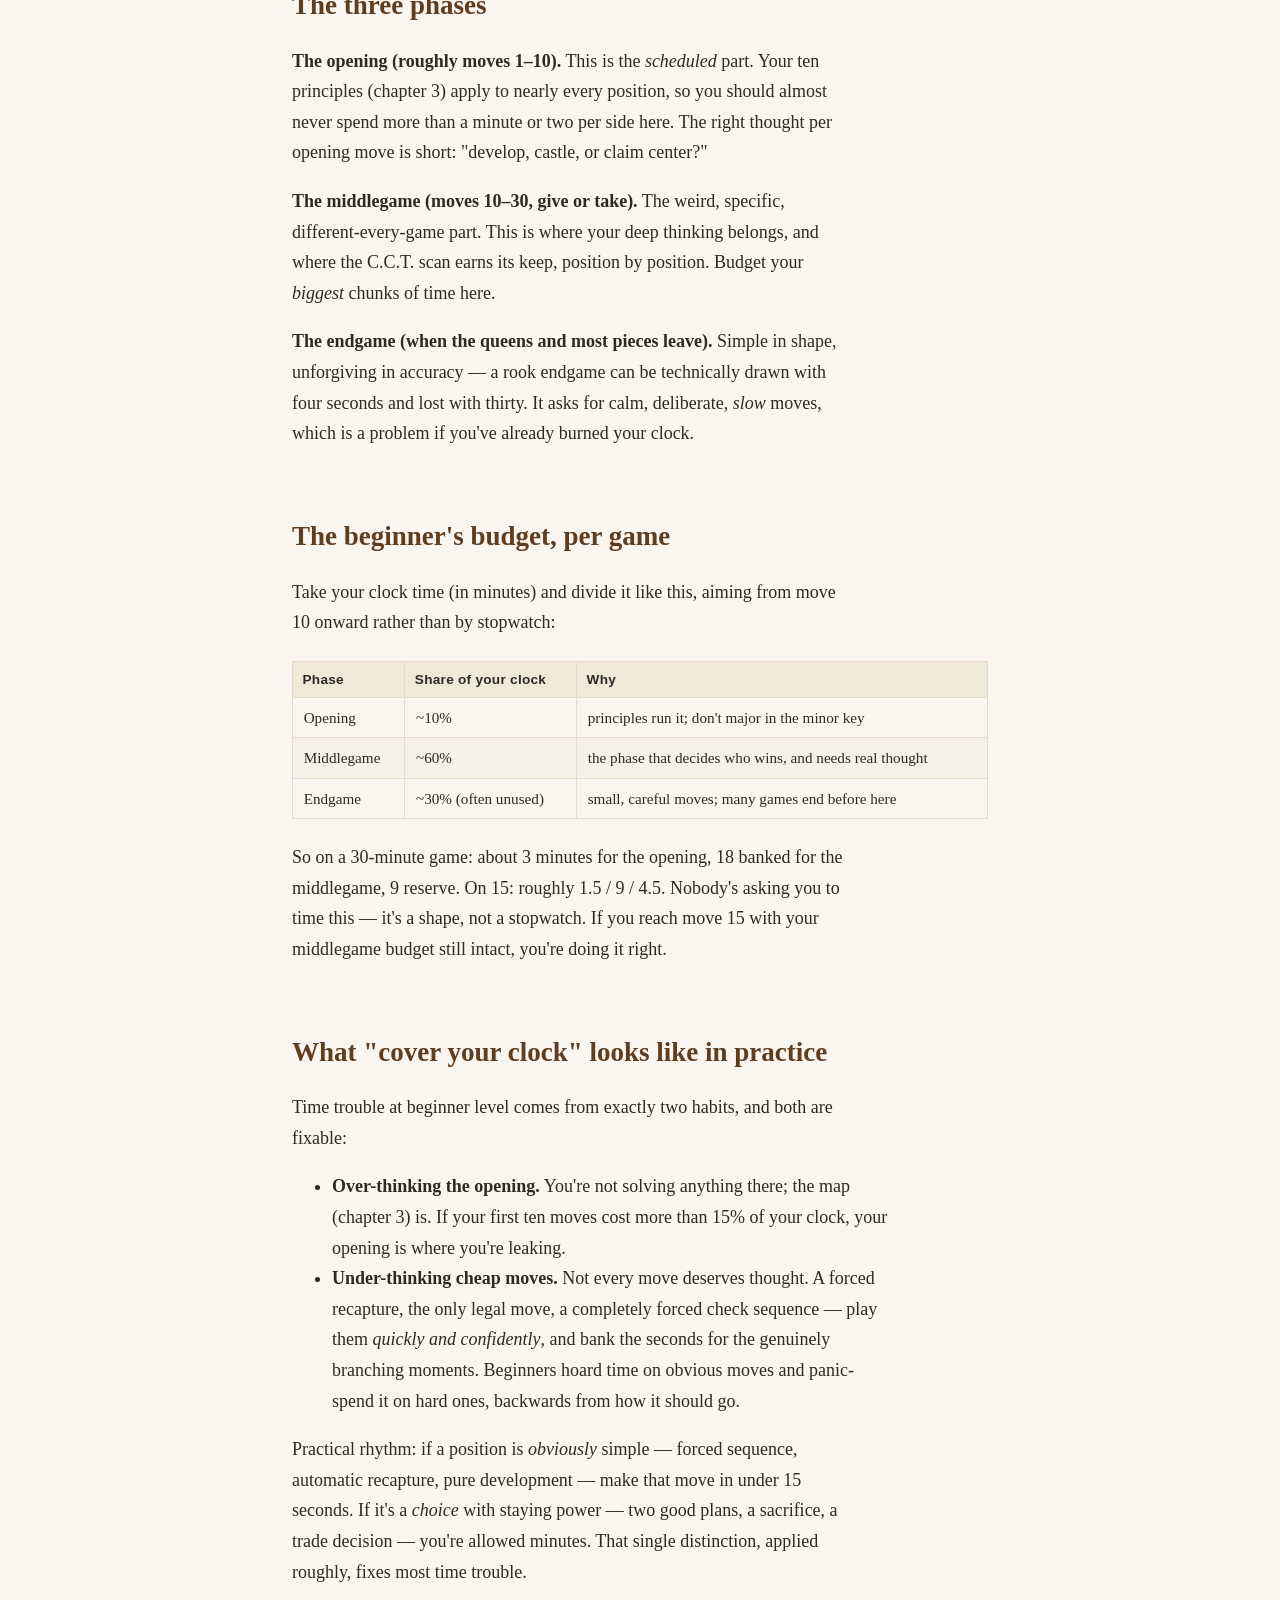
<file: site/manual.html>
<!DOCTYPE html>
<html lang="en">
<head>
<meta charset="utf-8">
<meta name="viewport" content="width=device-width, initial-scale=1">
<meta name="description" content="From remembered rules to your first club night">
<title>The Chess Beginner Comeback Guide — all chapters — The Chess Beginner Comeback Guide</title>
<link rel="stylesheet" href="assets/style.css">
</head>
<body>
<div class="wrap">
<nav class="topnav"><strong>You're at the manual</strong><span>club-night checklist below &middot; <a href="manual.html">print it all</a></span></nav>
<div class="masthead">
<p class="kicker">The Chess Beginner Comeback Guide</p>
<h1>The Chess Beginner Comeback Guide — all chapters</h1>
<p class="summary">From remembered rules to your first club night</p>
</div>
<nav class="paths"><h2>In this manual</h2><ul><li><a href="#ch01">01. Welcome Back to the Board</a></li><li><a href="#ch02">02. Rules Refresher</a></li><li><a href="#ch03">03. Opening Principles</a></li><li><a href="#ch04">04. Blunder Recovery</a></li><li><a href="#ch05">05. Your First Games</a></li><li><a href="#ch06">06. Phase Timing</a></li><li><a href="#ch07">07. Online vs. Over-the-Board</a></li><li><a href="#ch08">08. Playing Calm</a></li><li><a href="#ch09">09. Gentle Training Weeks</a></li><li><a href="#ch10">10. The Ten-Game Starter Plan</a></li><li><a href="#ch11">11. Pre-Club Checklist</a></li><li><a href="#ch12">12. Glossary</a></li></ul></nav><section class="chapter"><h1 id="ch01">01. Welcome Back to the Board</h1><p><em>You already know how the pieces move. This manual takes you from "I know the rules" to your first club night — at an adult's pace, with an adult's life.</em></p><p>You're not starting from zero. You know how the pieces move, which is genuinely
the hardest part to explain to anyone. What you're missing isn't talent — it's
the dusty layer of habits, etiquette, and quiet confidence that people pick up
by hanging around clubs. Most adults skip the club years and expect to catch up
alone, in secret, on their phones, feeling slightly embarrassed the whole time.</p>
<p>This manual is the friendly shortcut through that layer. It's a <strong>comeback
guide</strong> in two senses: a return if you played years ago (school club, grandpa's
kitchen table, a 2003 copy of Chessmaster), and the first lap if this is really
new. Either way, the path is the same:</p>
<ol>
<li><strong>You can already do</strong> — reading this, setting a board up once a week, and
   finishing games. That's most of the battle, and it's yours.</li>
<li><strong>This guide adds</strong> — opening <em>principles</em> (not memorized opening books),
   a blunder-recovery ritual you can feel in your shoulders, how to annotate
   your own games, how to spend clock time in each phase, real-world etiquette,
   the pre-club night checklist, and gentle training weeks that fit around
   groceries, shifts, kids, and everything else adult life is.</li>
</ol>
<h2>What this is not</h2>
<ul>
<li><strong>Not a course.</strong> No homework deadlines, no 1,000-puzzle gauntlet. Every
  chapter works on its own.</li>
<li><strong>Not opening theory.</strong> You will learn <em>zero</em> memorized opening lines here,
  on purpose (see <a href="03-opening-principles.html">Opening Principles</a>).</li>
<li><strong>Not advice for experts.</strong> When a choice comes up, this guide always picks
  the friendlier-for-adults option: shorter games first, fewer things to track,
  and permission to table the rest.</li>
</ul>
<h2>How to read it</h2>
<p>The chapters build a readable arc, but nothing breaks if you skip around:</p>
<table>
<thead>
<tr>
<th>Chapter</th>
<th>If you only have time for</th>
</tr>
</thead>
<tbody>
<tr>
<td><a href="02-rules-refresher.html">Rules Refresher</a></td>
<td>five minutes before game one</td>
</tr>
<tr>
<td><a href="03-opening-principles.html">Opening Principles</a></td>
<td>your first slow games</td>
</tr>
<tr>
<td><a href="04-blunder-recovery.html">Blunder Recovery</a></td>
<td>every game, honestly</td>
</tr>
<tr>
<td><a href="05-your-first-games.html">Your First Games</a></td>
<td>week one</td>
</tr>
<tr>
<td><a href="06-phase-timing.html">Phase Timing</a></td>
<td>once clocks feel scary</td>
</tr>
<tr>
<td><a href="07-online-vs-otb.html">Online vs. Over-the-Board</a></td>
<td>before a club visit</td>
</tr>
<tr>
<td><a href="08-playing-calm.html">Playing Calm</a></td>
<td>the nights before</td>
</tr>
<tr>
<td><a href="09-gentle-training.html">Gentle Training Weeks</a></td>
<td>every week after</td>
</tr>
<tr>
<td><a href="10-ten-game-plan.html">Ten-Game Starter Plan</a></td>
<td>your first two months</td>
</tr>
<tr>
<td><a href="11-pre-club-checklist.html">Pre-Club Checklist</a></td>
<td>club night — tonight</td>
</tr>
<tr>
<td><a href="12-glossary.html">Glossary</a></td>
<td>when a word lands hard</td>
</tr>
</tbody>
</table>
<h2>The one promise this makes</h2>
<p>Somewhere in the next few months there is a moment where you sit across from a
stranger, shake hands, write "1. e4" on a real scoresheet, and later — however
the game goes — review it over a coffee without the dread. That moment is the
whole destination, and this guide is built to get you there without burning
out on the way.</p></section><section class="chapter"><h1 id="ch02">02. Rules Refresher</h1><p><em>The rules you know, the rules you half-know, and the ones that only come up in person — ten quiet minutes that make club night feel normal.</em></p><p>You could skip this chapter and still survive club night. But there are four
rules and two habits that adults self-taught on apps often miss, and they all
surface in person, out loud, in front of a table of people. Ten minutes here
makes that moment boring, which is the goal.</p>
<h2>The rules you probably know</h2>
<p>Move and capture, check and checkmate, the pieces' moves, pawn promotion.
If any of those are shaky, play five casual online games at slow speed and you
have them. Don't grind more than that — the rules firm up fastest when they're
loading-bearing inside a real game.</p>
<h2>The four that trip up online players</h2>
<p><strong>Touch move.</strong> Once you touch a piece deliberately, you must move it — and if
you touch an opponent's piece, you must capture with it or with the piece that
legally attacks it. If a piece is badly placed or you brushed it while
adjusting, say <strong>"j'adoube"</strong> (French for "I adjust") <em>before</em> you touch it,
and you may re-center it without consequence. In club play the rule is
enforced by your opponent, politely. On a screen it doesn't exist, which is
why your hand keeps hovering over pieces at the board for the first month.</p>
<p><strong>En passant.</strong> When a pawn advances two squares beside an enemy pawn that
could have captured it on its one-step version, that enemy pawn may capture
"in passing" — immediately, on that very move only. It happens rarely and
always feels like a magic trick the first time. A glance at this diagram is
worth a paragraph:</p>
<table>
<thead>
<tr>
<th>Rank</th>
<th>Before</th>
<th>After (Black's 1... move)</th>
</tr>
</thead>
<tbody>
<tr>
<td>5th</td>
<td>White pawn just jumped <code>d2–d4</code>; Black pawn on <code>e5</code></td>
<td>Black plays <code>exd3</code>, removing the pawn on <code>d4</code></td>
</tr>
</tbody>
</table>
<p>The capturing pawn lands <em>behind</em> where the jumped pawn passed. If you forget
it exists, you'll meet it once per season. If you know it exists, you only ever
feel briefly confused. That's a good trade.</p>
<p><strong>Stalemate is a draw.</strong> A player with no legal moves who is <em>not</em> in check is
not mated — the game is a draw, half a point each. Don't reach for it in one
jump; consolidate material, then let it happen.</p>
<p><strong>Castling's fine print.</strong> Both king and rook must be untouched, no pieces
between them, the king may not castle out of, through, or into check. King
moves two squares toward the rook; rook hops over. That's all the fine print
there is.</p>
<h2>Over-the-board extras that surprise adults</h2>
<ul>
<li><strong>You keep score.</strong> Most rated over-the-board games require both players to
  write every move — your moves and theirs — on a scoresheet. This is the
  single biggest adjustment from online. Our companion pack, the
  <em>Free Chess Scoresheets</em> (ships as its own project), has regulation-style
  printable sheets and a post-game reflection page; the notation habit is
  covered step by step in Your First Games.</li>
<li><strong>Clocks are physical.</strong> You press your clock after moving. Forgetting to
  press it just means your time keeps draining, a mistake that fixes itself
  with one bad experience. Some club games have an <em>increment</em>: a few seconds
  added back after every move.</li>
<li><strong>Plain talking.</strong> Announce check by word or silence — both are fine. What
  you shouldn't do is narrate your plans aloud mid-game or comment on your
  opponent's choices. See Online vs. Over-the-Board for the full etiquette.</li>
</ul>
<h2>The threefold and fifty-move draws, briefly</h2>
<p>If the <em>same position, with the same player to move and same legal options</em>,
occurs three times, either player may claim a draw. If fifty moves pass with
no pawn move and no capture, either player may claim a draw. Know these exist;
don't track them. An opponent or arbiter will handle it if it ever matters,
and at club level it essentially never does.</p>
<h2>A five-minute drill to close the chapter</h2>
<p>Set the board up. Do each of these once, slowly, narrating to yourself:</p>
<ol>
<li>Castle kingside as White; then castles <em>queenside</em> — notice the king lands
   on <code>c1</code>, not <code>d1</code>.</li>
<li>Move a pawn so en passant becomes legal, then take it with a second pawn.</li>
<li>Set up any position where a knight is about to be promoted — then promote
   to a ... knight, just to see it happen (underpromoting is legal; a queen is
   almost always correct, but you should see the trick once on purpose).</li>
</ol>
<p>When all three feel unremarkable, you're done. That's the entire technical
load this manual will put on you.</p></section><section class="chapter"><h1 id="ch03">03. Opening Principles</h1><p><em>Ten principles that replace a thousand memorized lines — plus a plain-English reason why the pros memorize openings at all.</em></p><p>Here's the good news nobody says plainly: up to roughly move 10, chess is
governed by principles so sound that following them lands you in positions
strong players would recognize anyway. Opening books exist because masters
disagree with each other by fifths of a pawn; you don't need to. This chapter
gives you the principles, a map of healthy setups, and the few traps worth
knowing by name. What it deliberately gives you is <em>zero</em> memorized lines.</p>
<h2>The ten principles</h2>
<ol>
<li><strong>Claim the center.</strong> Pawns to <code>e4</code> or <code>d4</code> as White (<code>e5</code> or <code>d5</code> as
   Black) stake out the four middle squares. Central pawns happen first in
   most openings for a reason: pieces on or aimed at the center see more of
   the board.</li>
<li><strong>Develop knights and bishops before the queen.</strong> The classic sequence
   across four to six moves is: knight, bishop, the other knight or bishop,
   castling. Anything that spends moves elsewhere is called <em>slow</em>.</li>
<li><strong>Castle early.</strong> King safety comes before attack. If you castle by move
   6–8, you're on schedule. An uncastled king is the single most common
   beginner vulnerability — every lesson plan starts there.</li>
<li><strong>Two or three pawn moves in the opening, that's it.</strong> Every extra pawn
   push is a piece you <em>didn't</em> develop.</li>
<li><strong>Don't bring the queen out early.</strong> She develops after the minor pieces,
   usually near castling, often on squares like <code>c2</code> or <code>d3</code> where she stays
   protected. An exposed queen becomes your opponent's favorite target —
   they develop <em>against</em> her.</li>
<li><strong>Connect your rooks.</strong> After castling and tucking the queen, the two
   rooks can see each other down the back rank — that's "connected" — and
   start earning their keep on files that open.</li>
<li><strong>Don't chase a static target with the same piece twice.</strong> A beginner
   sees a slightly loose pawn, shuffles a knight four times to win it, and
   every one of those moves lets the opponent develop with tempo. Time in
   the opening is material.</li>
<li><strong>Don't grab protected things.</strong> If a pawn or piece looks "free" before
   move 8, check twice before taking. Early free things are lessons in
   disguise.</li>
<li><strong>Match your setup to the pawn you played, not to a memorized move
   order.</strong> The <code>e4</code> map and the <code>d4</code> map below are families, not scripts.</li>
<li><strong>When unsure, develop the piece aimed at the weakest square.</strong> At this
    level, that question answers almost every opening decision.</li>
</ol>
<h2>Two starting maps, not two openings</h2>
<p><strong>The e4 map (King's Pawn).</strong> After <code>1. e4</code>, if nothing surprising happens,
aim for: knight to <code>f3</code>, bishop to <code>c4</code> (or the patient <code>b5</code>), then castle
kingside. Tuck the queen behind your pawns — squares like <code>c2</code> or <code>e2</code> — and
point a rook at whichever central file opens. This is the Italian-style
<em>family</em> of setups. Your opponent's replies almost always land inside it,
which is exactly what a map is for.</p>
<p><strong>The d4 map (Queen's Pawn).</strong> After <code>1. d4</code>, aim for knight <code>f3</code>, pawn <code>e3</code>
(or <code>e4</code> if Black lets you), bishop <code>d3</code> when the pawn is on <code>e3</code> (or <code>c4</code>
when it's on <code>e4</code>), then castle. Add <code>c2–c4</code> somewhere in the first few
moves to claim your share of the center. That branch has a famous name —
the Queen's Gambit — that you never need to memorize to use.</p>
<p>Both maps produce positions where every piece has a job, the king is safe,
and nothing important is undefended. When opponents play something odd — a
knight forward without pawn support, an early flank pawn like <code>g4</code> — don't
sharpen your play to match. Punish unusual openings by <em>developing and
castling</em>. They usually work their mischief only because the other player
abandons their map to chase tricks.</p>
<h2>The traps worth meeting on purpose</h2>
<p>There are two famous punishments you'll almost certainly encounter in your
second month: the greedy <code>f7</code>/<code>f2</code> raids (Fried Liver–style attacks after
<code>e4 e5 Nf3 Nc6 Bc4</code>) and early queen sorties. Expect to get clipped once,
read the ten-second explanation, and remember it forever. The general
countermeasure is principle 8 plus one habit: before every reply, glance at
<strong>what does their last move threaten?</strong> — covered fully in Blunder Recovery.
That one question defuses nearly every trap ever set at beginner level.</p>
<h2>Why pros memorize openings (and it's still a waste for you)</h2>
<p>An engine may grade your healthy, principle-respecting setup at +0.2 and the
exact master line at +0.35. That four-hundredths-of-a-pawn gap assumes both
players play near-perfectly for the rest of the game. Beginner and club
games diverge from perfection around move 8–12, long before memorized depth
pays for itself. Memorizing lines is an investment for players whose
middlegames and endgames no longer leak. Yours will leak for a while in the
most profitable way possible — that's what the rest of this manual trains.</p>
<h2>A rule of thumb you can say out loud</h2>
<p>After each opening move, ask: <strong>"Did that develop a piece, castle, or claim
the center?"</strong> If the answer is "no" twice in a row, you're drifting. It's a
three-second audit that catches nearly every slow opening an adult plays,
and it needs no theory at all.</p></section><section class="chapter"><h1 id="ch04">04. Blunder Recovery</h1><p><em>Everyone hangs pieces — including grandmasters. The skill isn't playing blunder-free; it's a two-move ritual that survives the ones you do.</em></p><p>A blunder is not a character flaw. Grandmasters hang pieces on stream, in
classical games, weekly. What separates a beginner from a 1600 player isn't
blunder rate — it's what happens in the thirty seconds after one, and whether
small mistakes were caught <em>before</em> they became big ones. This chapter is the
habit layer this guide was actually written for. It's short, and it's the one
to reread.</p>
<h2>The pre-move scan: C.C.T.</h2>
<p>Before each move — after you pick a candidate, before your finger touches the
piece — run three words in your head:</p>
<ul>
<li><strong>C</strong>hecks — every check you and they can give next move</li>
<li><strong>C</strong>aptures — every capture either side can make, including trades of
  unequal value</li>
<li><strong>T</strong>hreats — what their <em>last</em> move threatened, and what you'd threaten</li>
</ul>
<p>Three seconds. It catches hangers-on, forks, back-rank mates, and the "wait,
my queen was guarding that square" moments that account for most lost games
below club level. You will skip it when relaxed and it will cost you a game.
That's fine; the habit returns faster each time it stings.</p>
<p>One refinement: the scan is cheapest on your <em>opponent's</em> side. Their checks,
captures, threats are the ones you forget, because your brain is busy
romancing your own idea. Ask <strong>"what does their move do?" before "what does
my move do?"</strong> — reversing the order is a free rating point.</p>
<h2>The receiving ritual: what to do when you blunder anyway</h2>
<p>Say you spot it a move late. Your rook is hanging or a fork is incoming and
there's no good answer. The moment that decides the rest of the game is
<em>now</em>, before you press a clock or touch a piece. Two steps, in order:</p>
<ol>
<li><strong>Close the book on it.</strong> Literally: straighten your back, breathe out
   longer than in, once. No analysis of how it happened — that's for after
   the game, where it's useful. Mid-game, it's just more blunder fuel. A
   useful phrase, said inside your head: <em>"Fact. Not a story. What now?"</em></li>
<li><strong>Ask what the position punishes.</strong> Your opponent just gained material.
   Positions after blunders have <em>their own</em> features: their pieces are
   often coordinated differently now, sometimes worse — a capture usually
   moves exactly one piece. Check for the freshest resources: what's their
   new king's shelter like? What's undefended on <em>their</em> side, now that a
   piece moved? Very often the correct response to a lost pawn is not
   desperation but plain, solid development of your best-placed pieces, and
   the game stays playable.</li>
</ol>
<p>That's the ritual: <strong>fact, not story; what does the position punish now.</strong>
Between those two questions sit three seconds of not moving, which is the
hardest and most valuable three seconds in chess.</p>
<h2>When you blunder <em>and they miss it</em></h2>
<p>Say nothing. Play on. This is correct by etiquette (chapter 7) and correct by
habit: your job is the position, not their intentions. The one thing not to
do is start explaining to yourself how you <em>"got away with one"</em> — that's a
story mid-game. Save it for the annotation sheet.</p>
<h2>Post-game: the blunder debrief, in three lines</h2>
<p>When you annotate (next chapter), the blunder debrief is three sentences,
not an essay:</p>
<ol>
<li>What did I miss? (the move, plus the C.C.T. category)</li>
<li>What was I looking at instead? (the honest bit — almost always an attack,
   a recapture in habit, or time pressure)</li>
<li>Which <em>one</em> C.C.T. word gets extra attention next game?</li>
</ol>
<p>If the answer to 3 stably repeats — say "threats", for four games running —
then you've found your next drill, not your next guilt. That's what the
gentle training week (chapter 9) is for.</p>
<h2>The 30-second version, for the scoresheet margin</h2>
<blockquote>
<p>Checks. Captures. Threats. Theirs first.
Fact, not story: what does the position punish now?</p>
</blockquote>
<p>Two sentences. They've saved more beginner rating points than any opening
book ever printed. Write them where you'll see them.</p></section><section class="chapter"><h1 id="ch05">05. Your First Games</h1><p><em>How to play, record, and annotate your first ten games so the wins, losses, and "what was I thinking" moments all become lessons you keep.</em></p><p>Games you don't examine evaporate. Games you record — even roughly — become a
training ground. This chapter covers how to get the games, how to keep score,
and how to annotate your own play in about ten minutes per game. The
companion <em>Free Chess Scoresheets</em> pack (its own project, <code>free-chess-scoresheet-pack</code>)
has print-ready sheets for all of this: a regulation-style scoresheet, a
post-game reflection page, and lesson-notes pages.</p>
<h2>Where to get games</h2>
<p><strong>Online, slow, first.</strong> To make things concrete, an example slow pace that's
widely available everywhere is 15+10 — fifteen minutes per side, plus ten
seconds added back after each move. That pace suits adults exactly the same
way: for the host on the clock, an increment means flag-falls lose games,
not fingers. Play a handful of games at slow pace before anything faster;
rapid games at beginner level are decided by the same things slow ones are,
and slow ones leave you time to actually <em>think</em>.</p>
<p><strong>Over-the-board, informal, second.</strong> A friend, a spouse, a kitchen table,
ten minutes a side or untimed — whatever gets paper and pencil into the
process. The scoresheet habit is the whole point here. It's awkward for a
game or two and then it's automatic, like writing in a journal.</p>
<p><strong>The club, third.</strong> File this under "not yet": club night comes after the
ten-game plan (chapter 10), at which point your first rated games are a
rehearsed experience instead of a blind date.</p>
<h2>Keeping score, the low-friction way</h2>
<p>Writing moves is easier than it looks, with two habits:</p>
<ul>
<li><strong>Write after you press the clock, not before.</strong> A move isn't officially
  "yours" until the clock is punched. Habit order: move piece, press clock,
  write move. Only exception: if your opponent is clearly in thought, jot it
  right away.</li>
<li><strong>Write both moves in one row.</strong> White's move and Black's reply fit on one
  numbered line; if your handwriting wanders, a fresh line is fine.</li>
</ul>
<p>You'll develop abbreviations naturally: <code>exd5</code> for captures (pawn from <code>e</code>
file takes on <code>d5</code>), <code>Nxd4</code>, <code>O-O</code> for castling kingside, plus game-end
shorthand like <code>1–0</code> (White wins), <code>0–1</code>, <code>½–½</code>. Don't study notation —
write two sheets and it's yours.</p>
<h2>Annotating in about ten minutes</h2>
<p>Annotation sounds like writing a novel. At beginner level, it's three
questions, answered in a few words each, right on the scoresheet or in the
reflection page:</p>
<ol>
<li><strong>Where did the game turn?</strong> (Usually one moment, occasionally two. If you
   genuinely can't find one, congratulations — you lost cleanly, which is
   more common than it feels.)</li>
<li><strong>What did I miss there?</strong> — the blunder debrief from chapter 4, kept to
   one line: the move, the C.C.T. word, done.</li>
<li><strong>What's my one thing next game?</strong> ("no queen sorties" or "castles by
   move 8" or "slow down before recaptures".)</li>
</ol>
<p>That's it. Ten minutes, and a game you'd have forgotten becomes a lesson you
keep. Use standard annotation symbols as they come up — <code>?</code> (a bad move),
<code>??</code> (a blunder), <code>!</code> (a strong one), <code>!?</code> (risky but interesting). The
reflection page in the scoresheet pack gives you a frame for all three
questions, if you'd rather fill boxes than write sentences.</p>
<h2>An example game, annotated in real life</h2>
<p>Two sample turns from a real-feeling adult beginner game, annotated exactly
as you'd actually do it on a scoresheet margin:</p>
<table>
<thead>
<tr>
<th>Move played</th>
<th>Margin note</th>
</tr>
</thead>
<tbody>
<tr>
<td><code>8. Qd3</code></td>
<td>"Within my map. Queen behind the d-pawn, planning to castle."</td>
</tr>
<tr>
<td><code>10... Nxd4</code> (opponent, you recapture)</td>
<td><code>?? — C.C.T. fail: didn't see Qxh7 mate threat coming next move. Lost tempo AND the h-file.</code></td>
</tr>
</tbody>
</table>
<p>The second one is the worthwhile kind of note. One honest sentence beats an
engine's forty variations, because the sentence is portable.</p>
<h2>What to do with the collection</h2>
<p>Two annotations in and you'll start seeing your recurring lesson — nearly
every adult's first fifty games are decided by the same three or four
problems (queen ambushes, back-rank misses, rushed recaptures, uncastled
kings). That's the good news, and it's what makes the gentle training week
(chapter 9) work: <em>your</em> weekly drills get picked from <em>your</em> margins. Your
games are the syllabus. Everything else in this book is just a friendly way
to read them.</p></section><section class="chapter"><h1 id="ch06">06. Phase Timing</h1><p><em>How to spend minutes at the clock in the opening, middlegame, and endgame — so you stop losing on time and start losing (and winning) on the board.</em></p><p>Adults lose more beginner games to the clock than to combinations. Not
because adults can't think fast — because nobody ever told them the game has
three phases with different speeds, and each one costs a different kind of
minute. This chapter gives you a budget.</p>
<h2>The three phases</h2>
<p><strong>The opening (roughly moves 1–10).</strong> This is the <em>scheduled</em> part. Your
ten principles (chapter 3) apply to nearly every position, so you should
almost never spend more than a minute or two per side here. The right
thought per opening move is short: "develop, castle, or claim center?"</p>
<p><strong>The middlegame (moves 10–30, give or take).</strong> The weird, specific,
different-every-game part. This is where your deep thinking belongs, and
where the C.C.T. scan earns its keep, position by position. Budget your
<em>biggest</em> chunks of time here.</p>
<p><strong>The endgame (when the queens and most pieces leave).</strong> Simple in shape,
unforgiving in accuracy — a rook endgame can be technically drawn with four
seconds and lost with thirty. It asks for calm, deliberate, <em>slow</em> moves,
which is a problem if you've already burned your clock.</p>
<h2>The beginner's budget, per game</h2>
<p>Take your clock time (in minutes) and divide it like this, aiming from move
10 onward rather than by stopwatch:</p>
<table>
<thead>
<tr>
<th>Phase</th>
<th>Share of your clock</th>
<th>Why</th>
</tr>
</thead>
<tbody>
<tr>
<td>Opening</td>
<td>~10%</td>
<td>principles run it; don't major in the minor key</td>
</tr>
<tr>
<td>Middlegame</td>
<td>~60%</td>
<td>the phase that decides who wins, and needs real thought</td>
</tr>
<tr>
<td>Endgame</td>
<td>~30% (often unused)</td>
<td>small, careful moves; many games end before here</td>
</tr>
</tbody>
</table>
<p>So on a 30-minute game: about 3 minutes for the opening, 18 banked for the
middlegame, 9 reserve. On 15: roughly 1.5 / 9 / 4.5. Nobody's asking you to
time this — it's a shape, not a stopwatch. If you reach move 15 with your
middlegame budget still intact, you're doing it right.</p>
<h2>What "cover your clock" looks like in practice</h2>
<p>Time trouble at beginner level comes from exactly two habits, and both are
fixable:</p>
<ul>
<li><strong>Over-thinking the opening.</strong> You're not solving anything there; the map
  (chapter 3) is. If your first ten moves cost more than 15% of your clock,
  your opening is where you're leaking.</li>
<li><strong>Under-thinking cheap moves.</strong> Not every move deserves thought. A forced
  recapture, the only legal move, a completely forced check sequence — play
  them <em>quickly and confidently</em>, and bank the seconds for the genuinely
  branching moments. Beginners hoard time on obvious moves and panic-spend
  it on hard ones, backwards from how it should go.</li>
</ul>
<p>Practical rhythm: if a position is <em>obviously</em> simple — forced sequence,
automatic recapture, pure development — make that move in under 15 seconds.
If it's a <em>choice</em> with staying power — two good plans, a sacrifice, a
trade decision — you're allowed minutes. That single distinction, applied
roughly, fixes most time trouble.</p>
<h2>Increments, plain English</h2>
<p>Many club and online games add a few seconds back after each move (15+10 =
fifteen minutes, ten seconds per move). Increment quietly does two things:
it means deep-thought positions can take real time without flag risk, and
it makes flag-falls in won positions embarrassing rather than tragic. When
you have a choice, <strong>prefer increment formats</strong> — they fit the way adults
think.</p>
<h2>The one-line shape to remember</h2>
<p><strong>Move fast through the scheduled part. Slow down where the game gets
personal. Keep reserve for when it gets small and exact.</strong> If you do nothing
else from this chapter, remember the middlegame is where your thinking
minutes belong — and it's also the phase this guide's habits (C.C.T., the
blunder ritual) are built for.</p></section><section class="chapter"><h1 id="ch07">07. Online vs. Over-the-Board</h1><p><em>Same game, two social worlds — what transfers, what doesn't, and the etiquette that separates a pleasant club night from an awkward one.</em></p><p>Online chess and over-the-board (OTB) chess are the same game played in two
different social worlds. Skills transfer better than you'd expect. <em>Habits</em>
transfer worse — several online behaviors are quietly illegal or rude in
person, and several OTB skills don't even exist online. This chapter is the
translation layer.</p>
<h2>What transfers (good news)</h2>
<ul>
<li>Everything tactical: checks, captures, threats, forks, pins, back-rank
  patterns. The position doesn't know which table it's on.</li>
<li>The opening principles, exactly as written in chapter 3.</li>
<li>Blunder recovery, phase timing, annotation — all board-agnostic.</li>
</ul>
<h2>What doesn't transfer (honest news)</h2>
<ul>
<li><strong>You can't see the whole board.</strong> Online, the interface holds your hand:
  pieces highlight when selected, last move is glowy, illegal moves refuse
  to happen. At a physical board you must <em>see</em> the diagonals — including
  the pinned ones — and illegal moves are your problem.</li>
<li><strong>The clock is a piece of furniture.</strong> Pressing it with the same hand that
  moved (compulsory in rated play), remembering to press at all, and
  writing moves mid-thought are all new motor skills. Expect two weeks of
  feeling clumsy. Everyone did.</li>
<li><strong>No en-passant enforcement for free.</strong> The rule exists either way, but
  online it fires at one click; across a table it must be claimed in the
  moment or (usually) it's gone for that move.</li>
</ul>
<h2>Etiquette differences that matter on club night</h2>
<p><strong>At the table, always:</strong></p>
<ul>
<li><strong>Shake hands.</strong> Before the game ("good luck") and after ("thanks for the
  game") — win, lose, or draw. It's a real social norm at most clubs, not a
  formality you can skip because you're nervous. Post-game handshake comes
  <em>after</em> you make sure the clocks are off.</li>
<li><strong>Phones away and silenced.</strong> Not on the table face-down, not on vibrate
  in a pocket you'll check. In the bag, by the coats.</li>
<li><strong>Talk only about the game's public facts.</strong> It's fine to say "check," to
  offer a draw, to resign, or to correct a scoresheet. It's not fine to
  narrate your ideas, ask your opponent what they're doing, comment on the
  quality of play (in either direction), or chat — unless your <em>opponent</em>
  opens the conversation, and even then, keep it light and brief.</li>
<li><strong>Resign when it's clearly lost.</strong> Turning the board over with a "you've
  got it" and a handshake is normal and even kind. Playing out a completely
  lost position for forty more minutes to "see what happens" is the least
  liked habit in club chess. (One exception: in a clearly drawn-looking
  endgame, playing on a modest amount is fine — nobody grudges that.)</li>
<li><strong>Both players keep score.</strong> Writing moves isn't optional bookkeeping for
  them; it's part of the game and your best annotation material (chapter 5).</li>
<li><strong>Touch move rules at the board.</strong> Chapter 2 covers this; at the club it
  actually gets enforced, gently.</li>
<li><strong>Sit still, mostly.</strong> Fidgeting is fine, standing up and hovering behind
  your <em>own</em> chair to breathe is fine, but walking around, leaning over
  <em>other</em> boards, or staring hard at your opponent's face is frowned on.</li>
</ul>
<p><strong>Online, some of the above relax and others sharpen:</strong></p>
<ul>
<li>Resigning on a clearly lost game is still good form (though taking your
  full clock time before resigning is fine — the clock is the clock).</li>
<li>Drawing repeatedly to farm rating points, and stalling in completely lost
  positions to wait out an opponent's clock, are the online equivalents of
  bad form. Just resign.</li>
<li>Takebacks that the interface allowed are forgiven on both sides online;
  at the board they don't exist, so it's moot.</li>
</ul>
<h2>A five-step arrival script for your first night</h2>
<ol>
<li>Arrive 15 minutes early. Meet whoever runs the room and say the words:
   "Hi, I'm a new player — this is my first night. What should I know?"</li>
<li>Watch one game in progress if you can, at a gentle distance, until you're
   called.</li>
<li>When paired, handshake, set your clock and scoresheet (chapter 11 covers
   the checklist), and play <em>your</em> game only.</li>
<li>After the handshake at the end, spend five minutes with the TD or a
   friendly regular: result, what happened, scoresheet read.</li>
<li>Leave before fatigue decides the rating of your memories — first nights
   should end on purpose, on your terms, at a time you chose.</li>
</ol></section><section class="chapter"><h1 id="ch08">08. Playing Calm</h1><p><em>Chess nerves are the same nerves adults bring to auditions, first days, and church potlucks — here's the adult-sized toolkit for them.</em></p><p>You will be nervous before your first club game. That's not a bug to fix;
it's evidence you're doing something new with stakes you care about. The
goal isn't no nerves — it's nerves that sit quietly in the passenger seat
while your chess drives. Here's the toolkit, built for grown-ups who have
already survived harder rooms than a chess club.</p>
<h2>Why adults get chess nerves worse than kids</h2>
<p>Kids walk into a club with zero story. Adults walk in with a <em>narrative</em>:
"I should already know this," "Everyone here is better," "If I blunder in
public, what does that mean about me?" None of those claims are facts. The
remedy for each starts the same way — name it, then test it against a
smaller, earlier step:</p>
<ul>
<li><em>"Everyone's better."</em> True at literally every club on Earth. It's the
  actual reason clubs are good places to learn — the better players are
  free coaches, not an audience. Nobody remembers your worst blunder; they
  will, however, happily spend twenty minutes showing you the winning idea
  if you ask after the game.</li>
<li><em>"I should already know this."</em> So should every accountancy student, every
  winter swimmer, every adult taking up the cello — and each of them starts
  at the same instruction level you do. "Beginner" is a phase, not an
  identity.</li>
<li><em>"'If I blunder in public…'"</em> You blundered in private all this time, and
  the rating gods were unimpressed. Chapter 4 will handle the blunder
  itself; this chapter handles the meaning you're stacking on top of it.</li>
</ul>
<h2>Practical tools that work in the room</h2>
<p><strong>Arrive early, stay brief.</strong> Fifteen minutes before pairing beats twenty
years of pep talks. Give yourself the small, unscary version of the room
<em>before</em> anyone expects chess from you — and give yourself a planned exit
time so the first night has a boundary.</p>
<p><strong>The one-breath reset, mid-game.</strong> Very simply: after each of your moves
(or any time you reach for the clock), one slow breath out, longer than the
breath in. That's it. It's small enough to happen in a classical game
without losing concentration, and it's what resets the thinking body after
a difficult moment. Chess players above 2000 do this constantly without
ever calling it anything.</p>
<p><strong>Play your rating, not the room.</strong> The pre-club checklist (chapter 11)
includes asking the organizer about a beginners' section or a lower-rated
swiss. Starting against easier opposition isn't sandbagging your reputation; it's how every sport
introduces new bodies. Climb where the climbing is kind, then let the
pairings take you upward naturally.</p>
<p><strong>Bring a script, not a performance.</strong> Your pre-club chapter includes three
sentences to say out loud (see chapter 11). A rehearsed sentence is a warm
blanket; an improvised performance is a swamp. Read them off a note in your
pocket if you want. Nobody at a chess club will find that strange — half of
social chess talk is people reciting their openings from napkin notes.</p>
<p><strong>Lose your first rated game on purpose, roughly.</strong> You can't control the
result, but you can control what the first night <em>means</em>: come hoping for a
hard lesson, plan on playing to the board (C.C.T.), and treat any result
above "learned something" as a bonus. Adults who walk in needing to perform
walk out drained; adults who walk in planning to observe a new room walk
out with a second night planned. It's the difference between "am I any
good?" (unanswerable tonight) and "what did I learn?" (always answerable).</p>
<p><strong>If the nerves are physical</strong> — shaking hands, tunnel vision, heart
pounding — that's a body doing its system too well, not a chess problem.
Same body, same tools adults everywhere use: slow exhale, grounded feet,
water in reach, arrive early so you aren't sprinting in. This is a book
about chess, not medicine — if anxiety is a serious part of your life, a
real clinician is the right address, and nothing here is a substitute.</p>
<h2>The two sentences worth memorizing</h2>
<blockquote>
<p><strong>"This room is for learning chess, and that's what I'm doing."</strong>
<strong>"One game, C.C.T. every move, coffee after."</strong></p>
</blockquote>
<p>That's the whole emotional toolkit compressed into twelve words of
self-talk. It works better at the table than any pep talk works in the
car, because it's about the <em>next move</em> rather than the <em>next fifty years</em>
of your chess reputation — and the next move is exactly what chess is.</p></section><section class="chapter"><h1 id="ch09">09. Gentle Training Weeks</h1><p><em>Weekly plans that fit adult life — three short sessions, no guilt engine, and a fallback for the weeks that fall apart.</em></p><p>Most chess improvement advice assumes you have evenings to fill and a coach
to obey. You have a full adult life and an inconsistent schedule. So this
chapter is built around a single unit of effort — <strong>fifteen focused minutes</strong>
— and treats consistency, not intensity, as the whole trick.</p>
<h2>The promise, plainly</h2>
<p>Three focused 15-minute sessions a week beats a heroic four-hour Saturday
you will attempt exactly once. Not "also beats" — beats it clearly, because
habit, recall, and pattern recognition all compound on <em>repetition</em> and
ignore <em>volume</em>. This isn't lowered ambition; it's correctly sized ambition.</p>
<h2>The 15-minute unit, done well</h2>
<p>One session is one thing, never three:</p>
<ul>
<li><strong>Theme drills (15 min).</strong> One theme from your own game margins (chapter
  5) — your "one thing next game" — worked through puzzles or simple
  positions. Our companion project <code>chess-puzzle-drills</code> exists exactly for
  this: it's a small local site of drill sets you can run offline.</li>
<li><strong>Slow games (15 min ×2–3).</strong> One slow online game (15+10 style pace,
  chapter 6) is roughly 25–40 minutes; a session is the <em>game plus nothing
  else</em>. The annotation (chapter 5) happens right after — 10 minutes — and
  <em>is</em> the session, even though it looks like paperwork. That's fine; you
  do paperwork all day. Reframe it exactly that way: "I annotate my one
  game like I document at the end of a shift."</li>
<li><strong>Reading (15 min).</strong> One chapter of this manual, or one explainer of one
  famous trap. Nothing more. Reading becomes support material, not
  procrastination fuel.</li>
</ul>
<h2>A default week (when nothing goes wrong)</h2>
<table>
<thead>
<tr>
<th>Day</th>
<th>Session (15 min unless a game)</th>
<th>Why it goes here</th>
</tr>
</thead>
<tbody>
<tr>
<td>Mon</td>
<td>Annotate last week's game, pick the week's "one thing"</td>
<td>The margins drive the drills</td>
</tr>
<tr>
<td>Wed</td>
<td>Theme drills + one slow game if energy is real</td>
<td>Mid-week is the honest quit point</td>
</tr>
<tr>
<td>Sat or Sun</td>
<td>One slow game, annotated, coffee included</td>
<td>The flagship session; unhurried</td>
</tr>
</tbody>
</table>
<p>That's 2–3 hours a week including games. It's small on purpose. If a week
only happens once, the next week's numbers don't care.</p>
<h2>The fallback week (life happened)</h2>
<p>For weeks where you get sick, work doubles, or the kids take over, the
minimum viable week is exactly one of these — pick whichever is easiest:</p>
<ul>
<li><strong>Fifteen minutes of drills</strong>, any theme, even a bad one.</li>
<li><strong>One slow game, un-annotated.</strong></li>
<li><strong>One chapter read with a pen in hand.</strong></li>
</ul>
<p>Doing the <em>minimum</em> version on bad weeks is the actual secret of adult
improvement. A string of "one drill" weeks keeps the habit's engine warm;
a string of missed weeks means February and a rules-refresher reread. Take
the small version every time it's on offer.</p>
<h2>Where the drills come from</h2>
<p>Step 1 — annotate your games (chapter 5). Step 2 — your repeating "one
C.C.T. word" becomes the theme. That's the whole pipeline: <em>your</em> games
write the syllabus, and the companion puzzle project supplies the reps.
Over 6–8 weeks, most adults' margins settle on the usual suspects —
threats missed, recaptures rushed, back-rank patterns — and the drills get
suspiciously on-target.</p>
<h2>Tracking, lightly</h2>
<p>No spreadsheets. A note on your phone or the index card of a pocket notebook,
one line per week showing the <em>theme</em> you worked and one word on how it
felt. That's enough data to notice drift (three weeks with no session) and
not enough to feel like homework. The scoresheet pack's lesson-notes page
does this on paper if you'd rather keep it beside the board.</p>
<h2>What this looks like in two months, honestly</h2>
<p>Week 4: your first game where you remember to run C.C.T. on <em>their</em> move
first. Week 6: a game where you castle on move 6 without deciding to, same
way you check your mirrors without deciding to. Week 8: the club feels
approachable because you have done everything in chapter 11 on paper first.
Nothing dramatic, nothing heroic — just the quiet, compound effect of
fifteen honest minutes, most weeks, for a couple of months.</p></section><section class="chapter"><h1 id="ch10">10. The Ten-Game Starter Plan</h1><p><em>Your first ten games, each with one job — a two-month runway from knowing the rules to playing over-the-board like you belong.</em></p><p>Ten games is the shortest honest curriculum. One game teaches you almost
nothing clean; a hundred is the salary of a coach. But ten games, each with
one deliberate focus, produces a player: someone who knows their own
blunders, manages their clock, and doesn't get flustered by a real room.
Here is the plan — spread it over roughly two months at the gentle-week
pace (chapter 9).</p>
<p><strong>Format notes:</strong> play 1–6 online slow (15+10 style pace unless you have a
better local option), games 7–8 casual over-the-board if a human is
willing, and games 9–10 at or near a club setting. Record and annotate
<em>every</em> game (chapter 5) — the plan runs on the margins, not the results.</p>
<h2>Games 1–2: see the clock, castle early</h2>
<p><strong>Focus one: play the opening by principles only.</strong> e4 or d4 map from
chapter 3, castling by move 8, no queen sorties. That's the entire job.
Result doesn't matter. Don't even look at the evaluation — you're
installing the map.</p>
<p><strong>Focus two (or the second game): notice your clock.</strong> Using the phase
budget (chapter 6), roughly mark where your opening ended. No management
yet — just a feel for where your minutes actually go. First honest data
point: most adults burn their opening budget by move 10 and don't know it.</p>
<h2>Games 3–4: C.C.T. every move</h2>
<p>The whole game is: <em>before every move</em> — checks, captures, threats, theirs
first (chapter 4). You'll fail it repeatedly and that's exactly the point:
the failures cost pennies at this stage and create the habit. Also expect:
these games feel cramped and slow. That's what thinking feels like before
it becomes automatic.</p>
<h2>Games 5–6: the middlegame plan</h2>
<p>After castling, pick <strong>one</strong> middlegame plan and play <em>toward</em> it for the
rest of the game, no matter what develops. The beginner menu, pick one per
game: (a) put a rook on an open/half-open file with a pawn target on it,
(b) trade into a pawn endgame with clean targets, (c) attack the king if,
and only if, more of your pieces are developed than theirs. You will lose
games 5 and/or 6 in new ways. That's the design: the losses cost you a
lesson you can see arriving.</p>
<h2>Games 7–8: paper and a person</h2>
<p>Play casually across a physical board with someone you like, using a
printed scoresheet (the companion scoresheet pack exists for this), at 10
or 15 minutes a side or untimed if that's friendlier. Both records kept.
Count this as OTB rehearsal: clock built into the table, touch-move in the
room, scoresheet in your handwriting. Afterward, annotate as usual, plus
write two lines on what felt physically different from online.</p>
<h2>Games 9–10: rehearsal for the room</h2>
<p>Either your club's beginners' night (checklist in chapter 11) or a self-run
simulation: a quiet café, a real scoresheet, a real clock, coffee, phone in
the bag, handshake before and after, twenty-minute C.C.T. discipline, and
the full post-game five-minute debrief out loud with yourself or your
partner. After game 10, write the review on the blank page below the last
scoresheet of the batch: what improved, what still leaks, what the drills
for the next four weeks should target (chapter 9).</p>
<h2>The scoreboard that matters</h2>
<p>Not wins. At the end of ten games, you're keeping track of these five
marks — count how many you hit, aim to nail them all before club night:</p>
<ul>
<li class="todo">☐ Castled by move 8 in at least half the games without being asked</li>
<li class="todo">☐ C.C.T. (theirs first) became a reflex you <em>miss</em> when you skip it</li>
<li class="todo">☐ Noticed your clock in real time once the middlegame started</li>
<li class="todo">☐ Two annotated margins you'd show another beginner as useful</li>
<li class="todo">☐ One OTB game on paper where scoresheet and clock both felt normal</li>
</ul>
<p>Three or more is club-ready. Four or five means club night is mostly
rehearsal. And if you've got 1 of 5 — the plan still works, it just runs
ten more games before the club. That's not failure; that's the syllabus
being honest. Whatever the count, the games you played on the way are the
only reason you'd ever have been ready.</p></section><section class="chapter"><h1 id="ch11">11. Pre-Club Checklist</h1><p><em>Everything to pack, print, know, and rehearse before your first club night — so tonight is about chess, not logistics.</em></p><p>Club night is the destination this whole manual points at. The night itself
is mostly out of your control — pairings, opposition, the room's noise. What
you <em>can</em> control is everything up to the pairing call, and a checklist does
that work better than nerves or bravery. Print this page, tick it off, go.</p>
<h2>Know-before-you-go (call or check the club's page)</h2>
<ul>
<li class="todo">☐ Night, time, and venue confirmed — including parking or the bus, and
      whether the entrance looks different after dark</li>
<li class="todo">☐ Format: quick tournament, long swiss, casual ladders — and whether
      there's a <strong>beginners' or lower section</strong> (ask; there usually is)</li>
<li class="todo">☐ Typical time control: often around 30 or 60 minutes per side, with or
      without an increment (chapter 6 covers the phase budgets)</li>
<li class="todo">☐ Whether scoresheets are provided or bring-your-own (the companion
      scoresheet pack's prints work for both)</li>
<li class="todo">☐ Cost: entry fee / membership day rate (usually modest; usually cash or
      a simple transfer)</li>
<li class="todo">☐ Organizer's name, so you can say "I spoke to ___" in your head</li>
</ul>
<h2>Gear — one small bag</h2>
<ul>
<li class="todo">☐ 2 pencils (they break, they vanish) — <strong>never pens</strong></li>
<li class="todo">☐ A scoresheet or two, plus the post-game reflection page</li>
<li class="todo">☐ The margin cheat-card from chapter 4 (the 30-second version)</li>
<li class="todo">☐ Water; a snack for between rounds</li>
<li class="todo">☐ Any glasses you actually use; the room lighting varies</li>
<li class="todo">☐ Phone silenced and in the bag before the first round</li>
</ul>
<h2>Knowledge gate (chapter 2 has you covered)</h2>
<ul>
<li class="todo">☐ Castling conditions — including the king's two-square path rule</li>
<li class="todo">☐ En passant — you've seen it happen once, on purpose</li>
<li class="todo">☐ Touch move, and "j'adoube" for adjusting</li>
<li class="todo">☐ Stalemate = draw, not a win for whoever's ahead</li>
<li class="todo">☐ Notation: you can write <code>Nf3</code>, <code>exd5</code>, <code>O-O</code> without hesitation</li>
</ul>
<h2>The arrival script (chapter 8 rehearsed this)</h2>
<ul>
<li class="todo">☐ Arrive 15 minutes early</li>
<li class="todo">☐ Say the words: "Hi — I'm a new player, first night tonight. What
      should I know before I get paired?" (the organizer will take it
      from there; this one sentence does most of the social work of the
      evening)</li>
<li class="todo">☐ Handshake before and after every game, win or lose</li>
<li class="todo">☐ Phones away before round one, not during it</li>
</ul>
<h2>At the board, one-time reminders</h2>
<ul>
<li class="todo">☐ Press the clock with the same hand that moved the piece</li>
<li class="todo">☐ Move → press clock → write the move (chapter 5's order)</li>
<li class="todo">☐ C.C.T. on their move <em>first</em> (chapter 4)</li>
<li class="todo">☐ Resignation on the board: tip your king or lay it down politely, offer
      the handshake, and say "good game"</li>
<li class="todo">☐ When in doubt about anything procedural, ask the arbiter or the
      organizer — that's their whole job at a club level</li>
</ul>
<h2>Homecoming (30 gentle minutes, maximum)</h2>
<ul>
<li class="todo">☐ Annotate tonight's game: the three questions from chapter 5</li>
<li class="todo">☐ Write the week's "one thing" on the training-card system you already
      keep (or the scoresheet pack's lesson-notes page)</li>
<li class="todo">☐ Mark the next club night in the calendar <strong>now</strong>, while the tea is
      still warm — commitment is cheapest at peak enthusiasm</li>
</ul>
<p>After the first night, this checklist retires most of itself. By the third
visit you'll pack by muscle memory and arrive at the pairing table already
there. That's the real sign you've become a club player — the logistics
stopped being the event.</p></section><section class="chapter"><h1 id="ch12">12. Glossary</h1><p><em>Every piece of chess vocabulary this manual uses, translated in plain words — including the clock, notation, and etiquette terms.</em></p><p>Organized roughly from the board outward. Plain words first, formal word in
parentheses where it helps. When a term here has a dedicated chapter, the
chapter name follows.</p>
<h2>The board and the moves</h2>
<p><strong>File</strong> — a column of squares, named <code>a</code>–<code>h</code>. <strong>Rank</strong> — a row, named <code>1</code>–<code>8</code>
from White's side. <strong>Diagonal</strong> — the slanted lines bishops love.</p>
<p><strong>Center</strong> — squares <code>d4</code>, <code>d5</code>, <code>e4</code>, <code>e5</code>. Most of chapter 3 is about who
sees and uses these squares.</p>
<p><strong>Development</strong> — moving a piece from its starting square toward a useful
post. "Developed" usually means knights and bishops out, king castled.</p>
<p><strong>Castle (castling)</strong> — the two-square king move into safety, with the rook
hopping over. Legal only if neither piece has moved, nothing is in between,
and the king never passes through an attacked square (chapter 2).</p>
<p><strong>En passant</strong> — the special pawn capture "in passing," available for one
move only against a pawn that just jumped two squares past you (chapter 2).</p>
<p><strong>Promotion</strong> — a pawn reaching the eighth rank (yours) or first rank
(theirs) becomes a queen (nearly always) or another piece. Underpromotion —
choosing a knight, say — is legal and occasionally brilliant.</p>
<p><strong>Tempo</strong> — a unit of "time" measured as one useful move. Losing tempo means
spending moves on things that don't develop or threaten.</p>
<p><strong>Zugzwang</strong> — a rare, delightful German word for a position where any move
you make makes things worse, so you'd prefer to skip your turn. Common in
endgames, vanishes online.</p>
<h2>Attacks and mistakes</h2>
<p><strong>Check</strong> — an attack on the king. You must answer it immediately.
<strong>Checkmate</strong> — a check you cannot answer. The game ends; shake hands.
<strong>Stalemate</strong> — a player with no legal moves and no check in progress: it's
a <strong>draw</strong>, half a point each (chapter 2).</p>
<p><strong>Blunder (<code>??</code>)</strong> — a move that loses meaningful material or the game,
usually to a missed check, capture, or threat. Chapter 4 exists for this.</p>
<p><strong>Hanging</strong> — a piece or pawn that can be captured with no good answer
("my rook is hanging").</p>
<p><strong>Capture / recapture</strong> — taking a piece; a <em>recapture</em> is answering a
capture in kind. Chess players argue constantly about which recaptures are
worth slowing down for — the honest beginner answer is "most of them."</p>
<p><strong>Fork</strong> — one piece attacking two targets at once, usually a knight.
<strong>Pin</strong> — a piece that can't move without exposing something more valuable
behind it. <strong>Skewer</strong> — the pin's mirror: force the big piece to move, take
what hid behind it. <strong>Discovered attack</strong> — moving a piece that was blocking
another attacker's path, setting two threats in motion with one move.</p>
<p><strong>Back-rank mate</strong> — mate on the first/last rank by a rook or queen, often
when the king is boxed in by its own pawns. The classic beginner trap, worth
meeting once in a book first.</p>
<p><strong>Trade</strong> — a roughly even exchange of material. Simplification — trading
into an endgame when ahead, avoiding trades when behind — is the beginner's
first grown-up strategic tool.</p>
<h2>Clocks and time</h2>
<p><strong>Clock</strong> — the two-faced timer shared between the players. <strong>Press the
clock</strong> (or "punch") — the physical act of ending your turn. Do it with the
same hand that moved.</p>
<p><strong>Time control</strong> — the amount of time each player gets, written like <code>30+0</code>
(thirty minutes, no add), <code>15+10</code> (fifteen minutes, ten seconds added back
after each move), or as words: "G/60" = game in 60 minutes. Club nights
commonly run 30 or 60 minutes per side, rarely a full classical hours-long
pace — check with the organizer (chapter 11).</p>
<p><strong>Increment</strong> — seconds added back after each move (the "+10" in <code>15+10</code>).
Named after Bobby Fischer, who popularized it. Its cousin, the USCF's
"Bronstein delay," subtracts the seconds you used instead of adding free
ones — the same beginner-friendly idea from a different arithmetic.</p>
<p><strong>Flag / flag-fall</strong> — running out of time. The flag "falls" — a reference
to the little mechanical flags on old clocks. Losing on time loses the game
<em>unless</em> your opponent has no material left to mate with (a rare, popular
rule that occasionally rescues a hopeless position).</p>
<p><strong>Time trouble</strong> — the state of having almost no clock while decisions are
still hard. Chapter 6 is the prevention.</p>
<h2>Scores, ratings, and club life</h2>
<p><strong>Rating</strong> — a number estimating your strength. Club ratings (FIDE or your
national body; ELO is the arithmetic system underneath) update from game
results; beginners' progress is noisy and that's normal.</p>
<p><strong>Half-point / draw</strong> — ½–½; both players get half a point.</p>
<p><strong>Swiss</strong> — a tournament format where nobody is eliminated: you play every
round, paired against others on your score. Most club nights run a small
Swiss. <strong>Round</strong> — one tournament game.</p>
<p><strong>Arbiter</strong> / <strong>TD (tournament director)</strong> — the person who runs the room,
settles rules questions, and corrects scoresheets. Ask early rather than
late; they exist to be asked.</p>
<p><strong>Bye</strong> — a round you're scheduled to sit out (or pay to skip). In a small
club Swiss an uneven number of players means someone gets a free point per
round; that's normal.</p>
<p><strong>Premove</strong> — an online-only habit: queuing your next move <em>during</em> your
opponent's think-time. It has no meaning at the board and is the number one
motor habit to unlearn (chapter 7).</p>
<p><strong>Annotate</strong> — write thoughts, symbols (<code>?</code>, <code>?!</code>, <code>!?</code>, <code>!</code>), and lesson
notes on your own scoresheet after the game (chapter 5).</p>
<h2>Companion projects</h2>
<p>This guide is one of three beginner-chess companions. The other two:
<strong>chess-puzzle-drills</strong> — a small local site of themed drill puzzles, built
for the 15-minute drill sessions in chapter 9 — and <strong>free-chess-scoresheet-pack</strong>
— printable regulation scoresheets, post-game reflection and lesson-notes
pages, clock-setting cards, and a starter puzzle booklet. Both are separate
projects in the same fashion: plain folders, local-first, no accounts.</p></section>
<footer class="sitefooter">A beginner-friendly manual by Asdale Dynamics, LLC. Local-first: no accounts, no tracking, no network calls. Companions: chess-puzzle-drills and free-chess-scoresheet-pack. MIT licensed.</footer>
</div>
</body>
</html>
</file>
<file: site/assets/style.css>
/* Chess Beginner Comeback Guide — shared stylesheet */

:root {
  --paper: #faf6ef;
  --ink: #2d2a26;
  --faded: #6b645c;
  --wood: #8a5a33;
  --wood-dark: #5f3d21;
  --cream: #fffdf8;
  --line: #e4dccd;
  --accent: #3e6b4f;
}

* { box-sizing: border-box; }

body {
  margin: 0;
  background: var(--paper);
  color: var(--ink);
  font: 18px/1.7 Georgia, "Times New Roman", serif;
}

.wrap {
  max-width: 46rem;
  margin: 0 auto;
  padding: 1.5rem 1.25rem 4rem;
}

.masthead {
  border-bottom: 3px double var(--line);
  padding-bottom: 0.9rem;
  margin-bottom: 2rem;
}

.kicker {
  font-family: "Trebuchet MS", Verdana, sans-serif;
  font-size: 0.78rem;
  letter-spacing: 0.14em;
  text-transform: uppercase;
  color: var(--wood);
  margin: 0 0 0.35rem;
}

.masthead h1,
.masthead h2 {
  font-family: "Palatino Linotype", Palatino, Georgia, serif;
  margin: 0 0 0.4rem;
  color: var(--wood-dark);
  line-height: 1.25;
}

.masthead .summary {
  font-style: italic;
  color: var(--faded);
  margin: 0;
}

h1, h2, h3 { font-family: "Palatino Linotype", Palatino, Georgia, serif; color: var(--wood-dark); }

h2 { margin-top: 2.6em; line-height: 1.3; }

p, li { max-width: 62ch; }

a { color: var(--accent); text-decoration-color: rgba(62, 107, 79, 0.35); text-underline-offset: 2px; }
a:hover { color: var(--wood-dark); }

code {
  font-size: 0.88em;
  background: #efe7d7;
  border: 1px solid #e0d5bf;
  border-radius: 3px;
  padding: 0.06em 0.35em;
  white-space: nowrap;
}

blockquote {
  margin: 1.6em 0;
  padding: 0.7em 1.1em;
  background: var(--cream);
  border-left: 4px solid var(--wood);
  font-style: italic;
}
blockquote p { margin: 0.3em 0; }

table {
  border-collapse: collapse;
  width: 100%;
  margin: 1.5em 0;
  font-size: 0.95rem;
}

th, td {
  border: 1px solid var(--line);
  padding: 0.45em 0.7em;
  text-align: left;
  vertical-align: top;
}

th {
  background: #f1e8d8;
  font-family: "Trebuchet MS", Verdana, sans-serif;
  font-size: 0.85rem;
  letter-spacing: 0.02em;
}

tbody tr:nth-child(even) td { background: #f6f1e6; }

li.todo::marker { content: ""; }
li.todo { list-style: none; margin-left: -1.2em; }
li.todo::before { content: "\2610\00a0\00a0"; color: var(--wood); font-size: 1.1em; }

.topnav {
  display: flex;
  justify-content: space-between;
  align-items: baseline;
  gap: 1rem;
  font-family: "Trebuchet MS", Verdana, sans-serif;
  font-size: 0.85rem;
  margin-bottom: 1.6rem;
}

.topnav a { text-decoration: none; }
.topnav a:hover { text-decoration: underline; }

.pagenav {
  margin-top: 3.5rem;
  padding-top: 1.2rem;
  border-top: 3px double var(--line);
  display: flex;
  justify-content: space-between;
  gap: 1rem;
  font-family: "Trebuchet MS", Verdana, sans-serif;
  font-size: 0.9rem;
}
.pagenav .label { display: block; font-size: 0.72rem; letter-spacing: 0.1em; text-transform: uppercase; color: var(--faded); margin-bottom: 0.15rem; }
.pagenav .next { text-align: right; }

.chapter-list { list-style: none; padding: 0; margin: 2rem 0; }
.chapter-list li {
  border-top: 1px solid var(--line);
  padding: 1.1rem 0.2rem;
}
.chapter-list li:last-child { border-bottom: 1px solid var(--line); }
.chapter-list .cnum {
  font-family: "Trebuchet MS", Verdana, sans-serif;
  font-size: 0.75rem;
  letter-spacing: 0.12em;
  text-transform: uppercase;
  color: var(--wood);
}
.chapter-list .ctitle { font-size: 1.18rem; }
.chapter-list .csummary { color: var(--faded); font-style: italic; font-size: 0.95rem; margin: 0.2rem 0 0; }

.paths { margin: 1.8rem 0; }
.paths h2 { margin-top: 1.8em; }

.sitefooter {
  margin-top: 3rem;
  border-top: 1px solid var(--line);
  padding-top: 1rem;
  font-family: "Trebuchet MS", Verdana, sans-serif;
  font-size: 0.8rem;
  color: var(--faded);
}

.manual .chapter h1 { border-bottom: 1px solid var(--line); padding-bottom: 0.3rem; }
.manual .chapter { page-break-before: always; }
.manual .chapter:first-of-type { page-break-before: avoid; }

@media print {
  body { background: #fff; font-size: 12pt; }
  .sitefooter, .topnav, .pagenav { display: none; }
  .wrap { max-width: none; padding: 0; }
}
</file>
